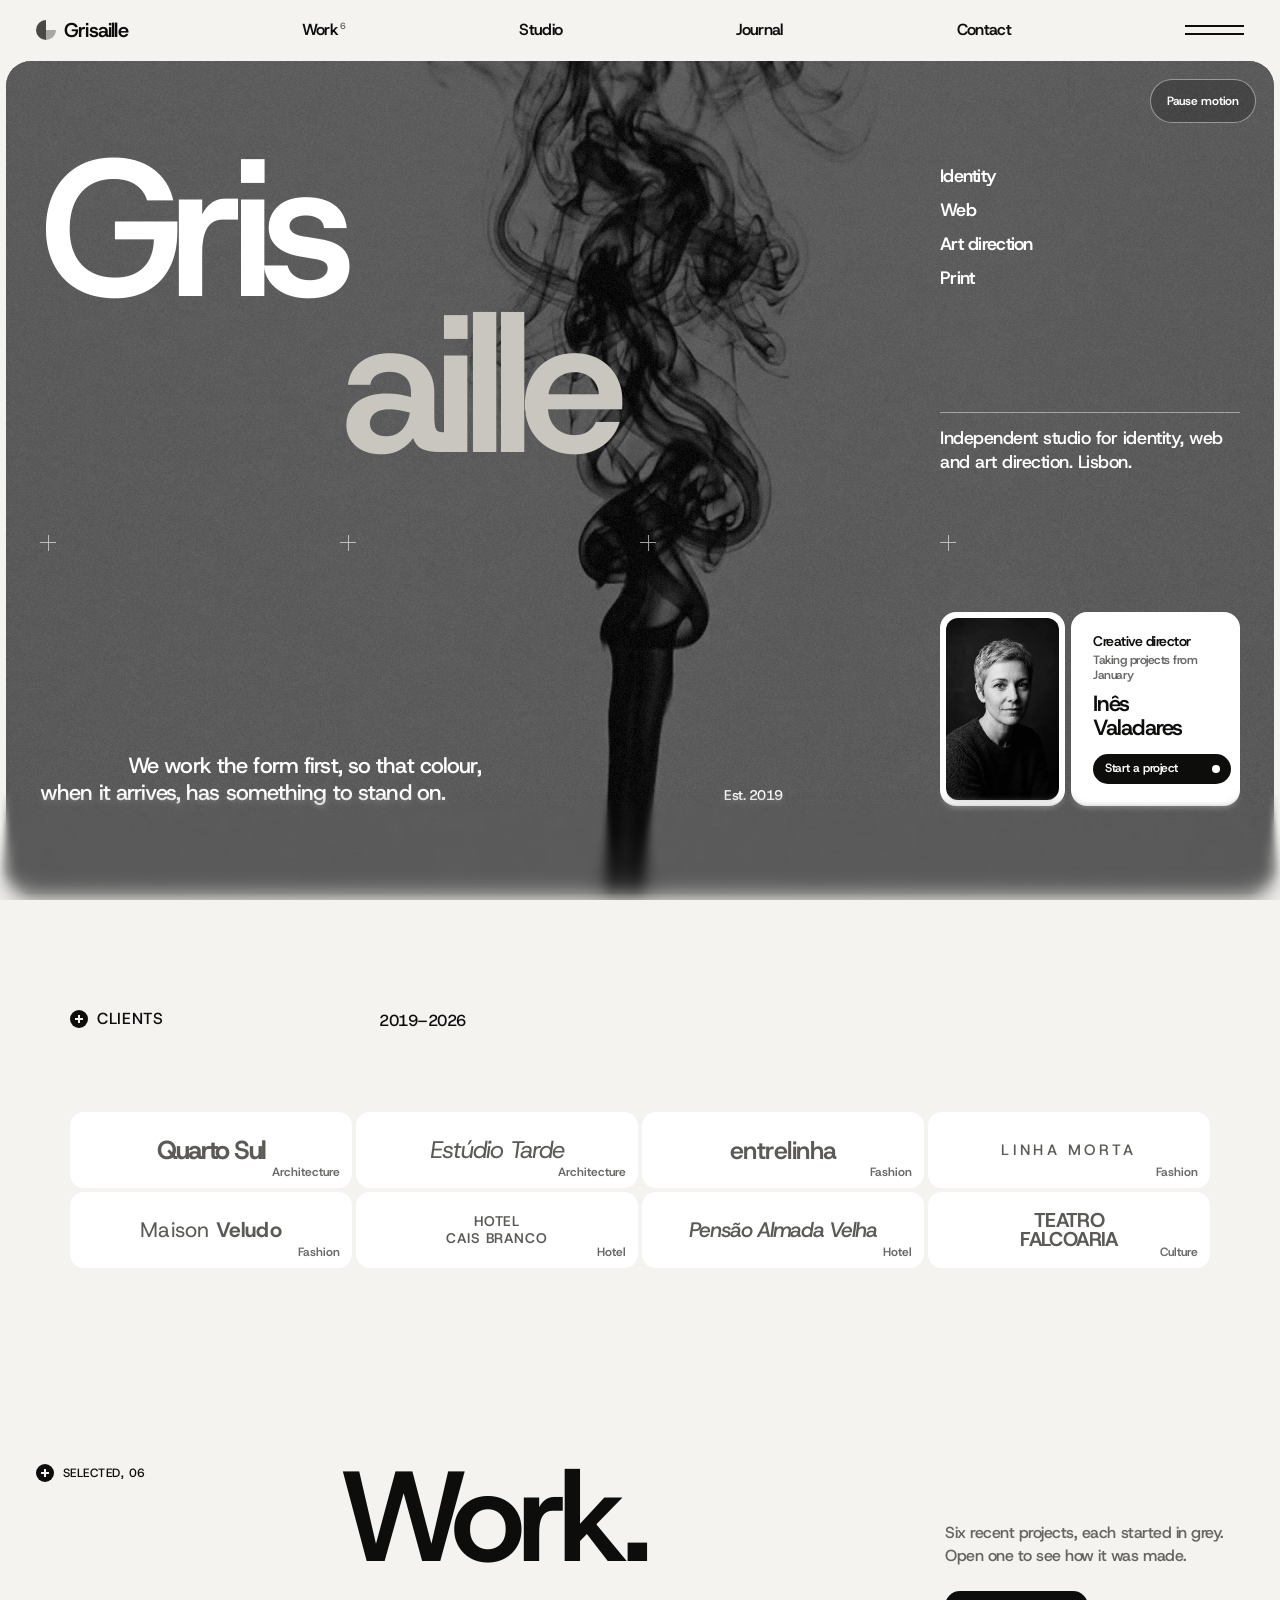
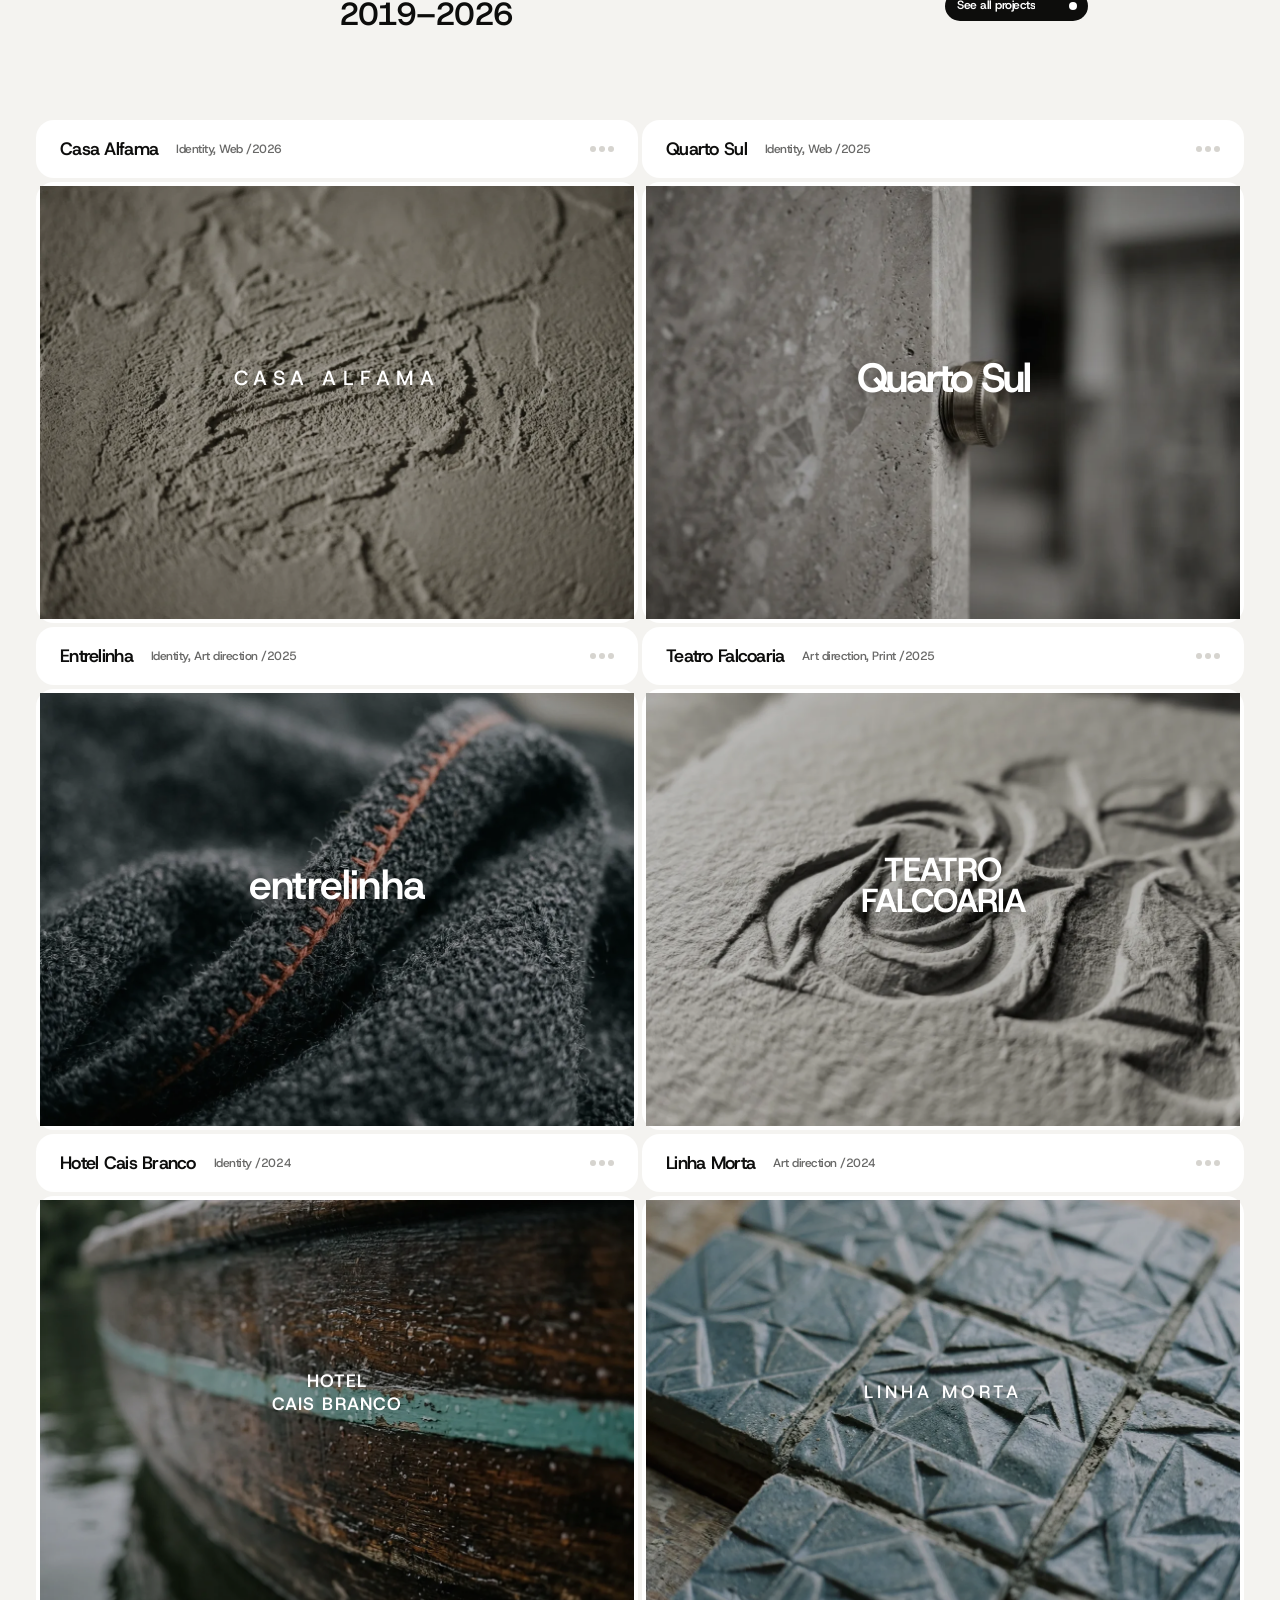
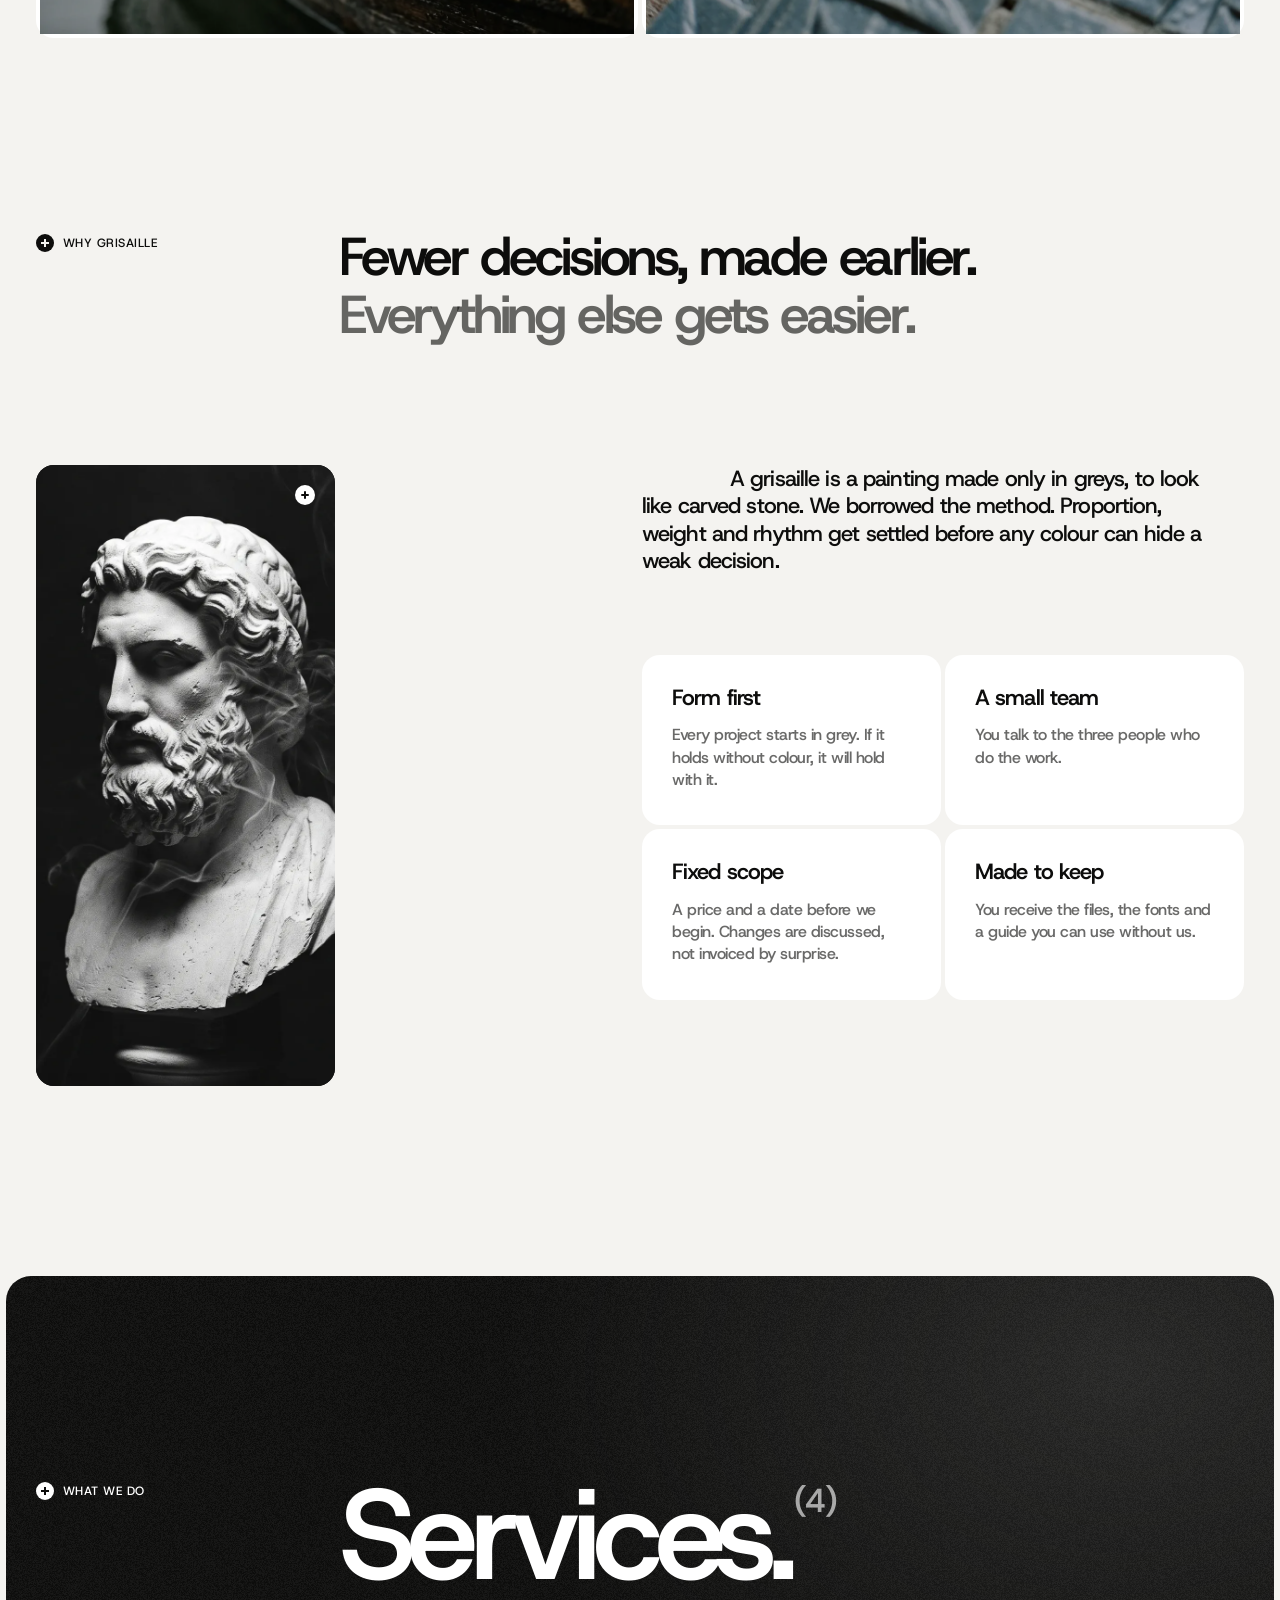
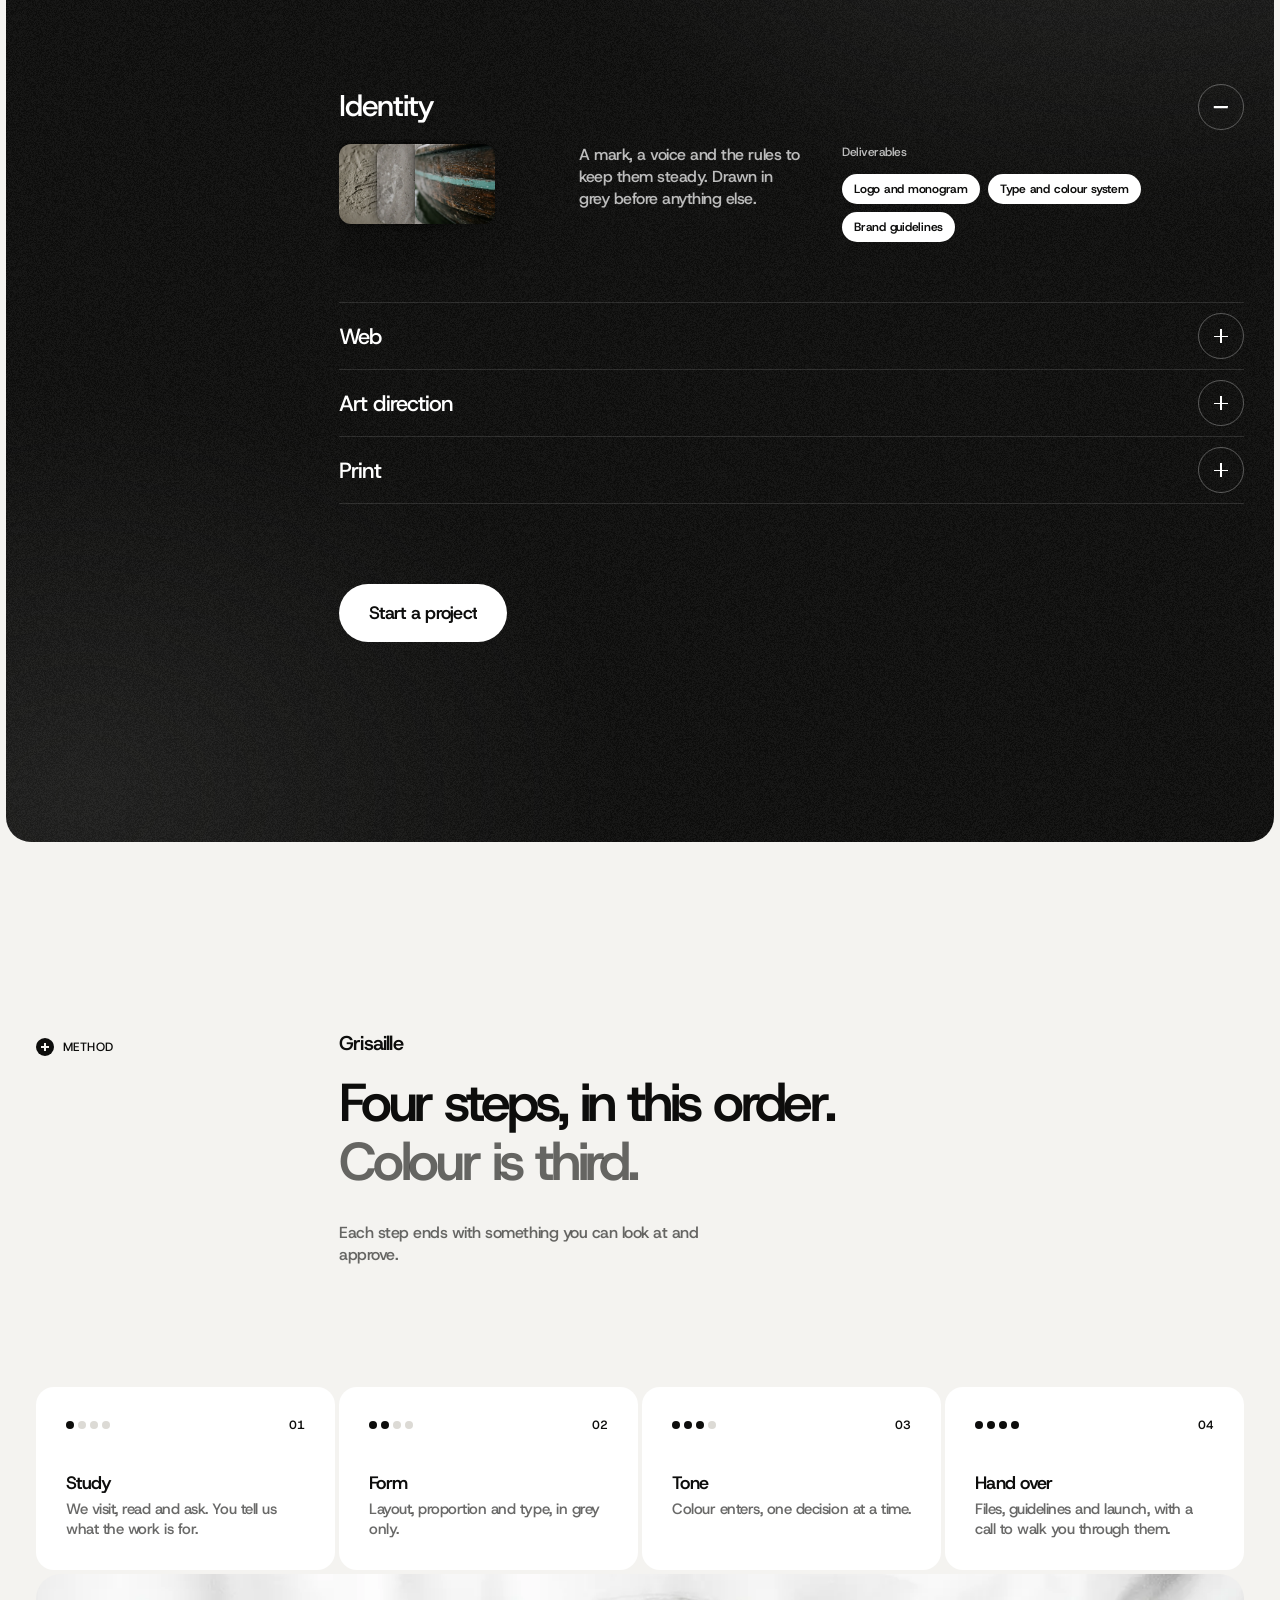
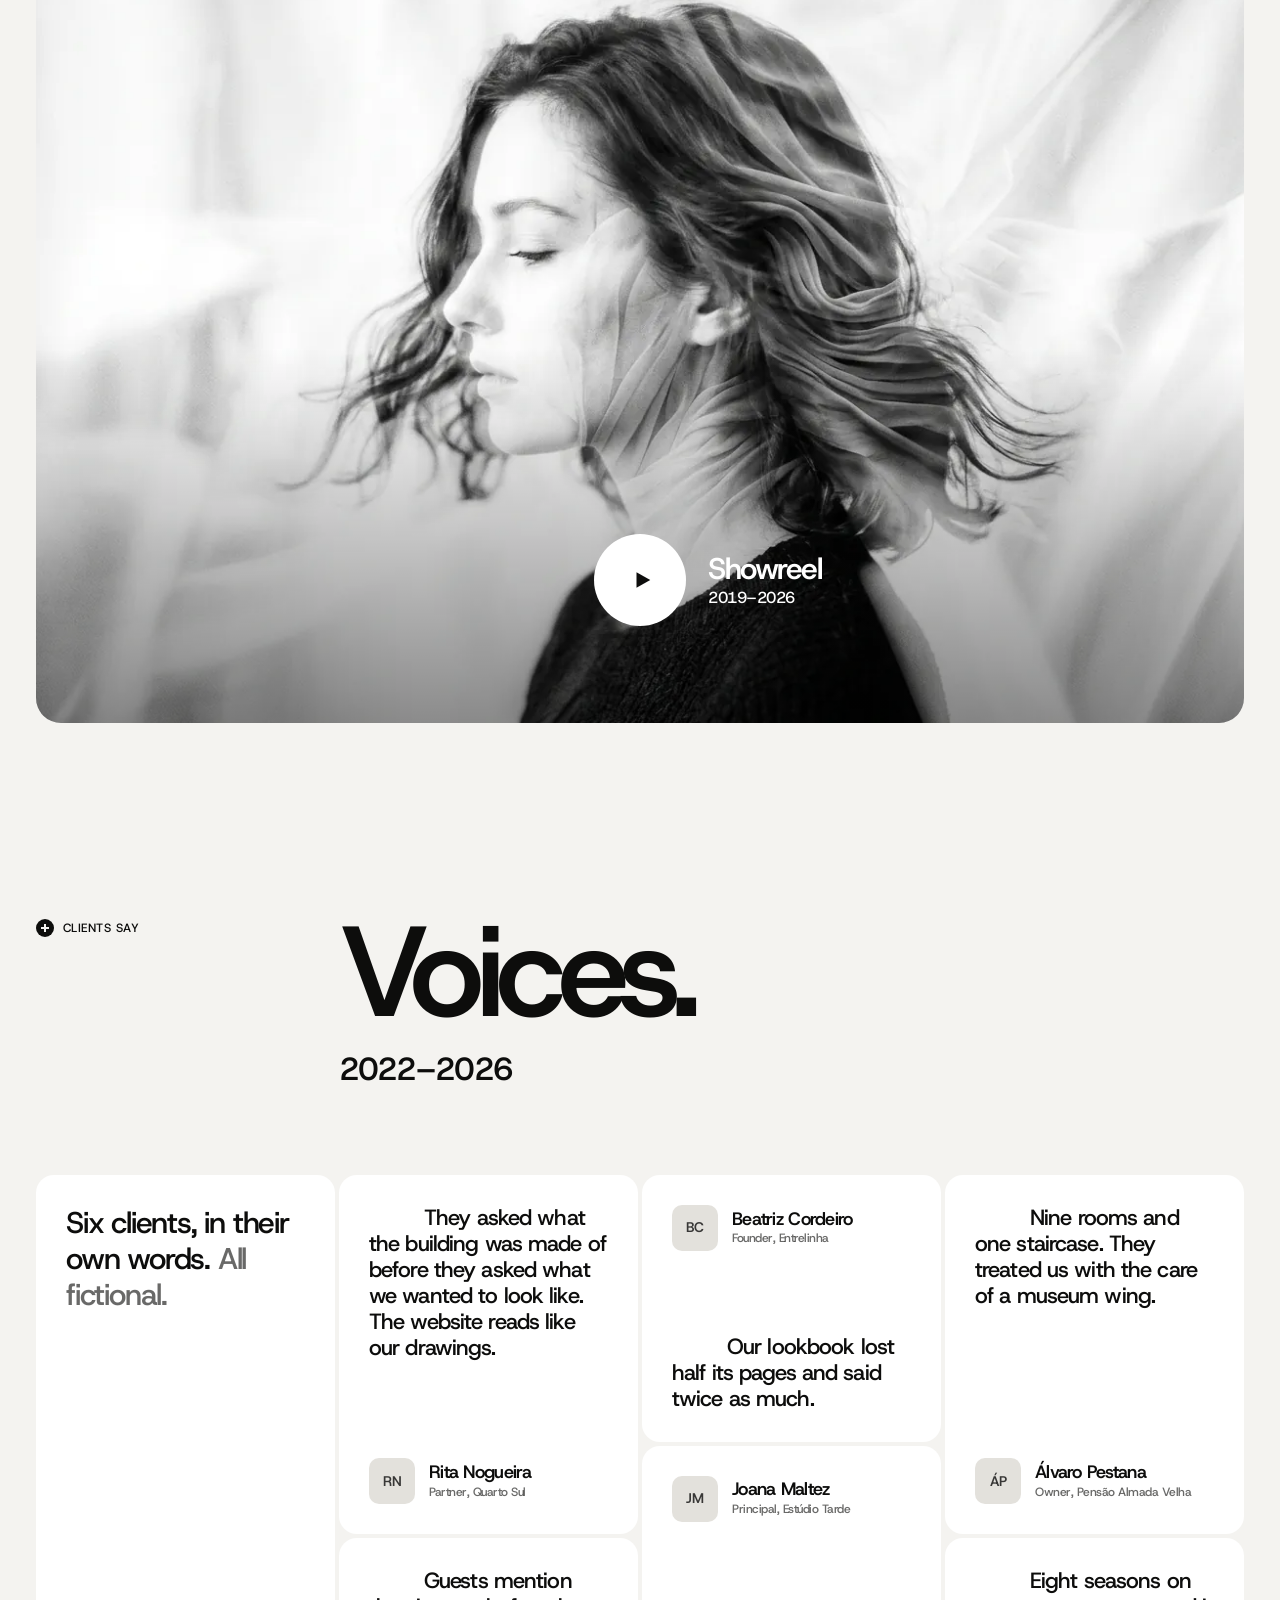
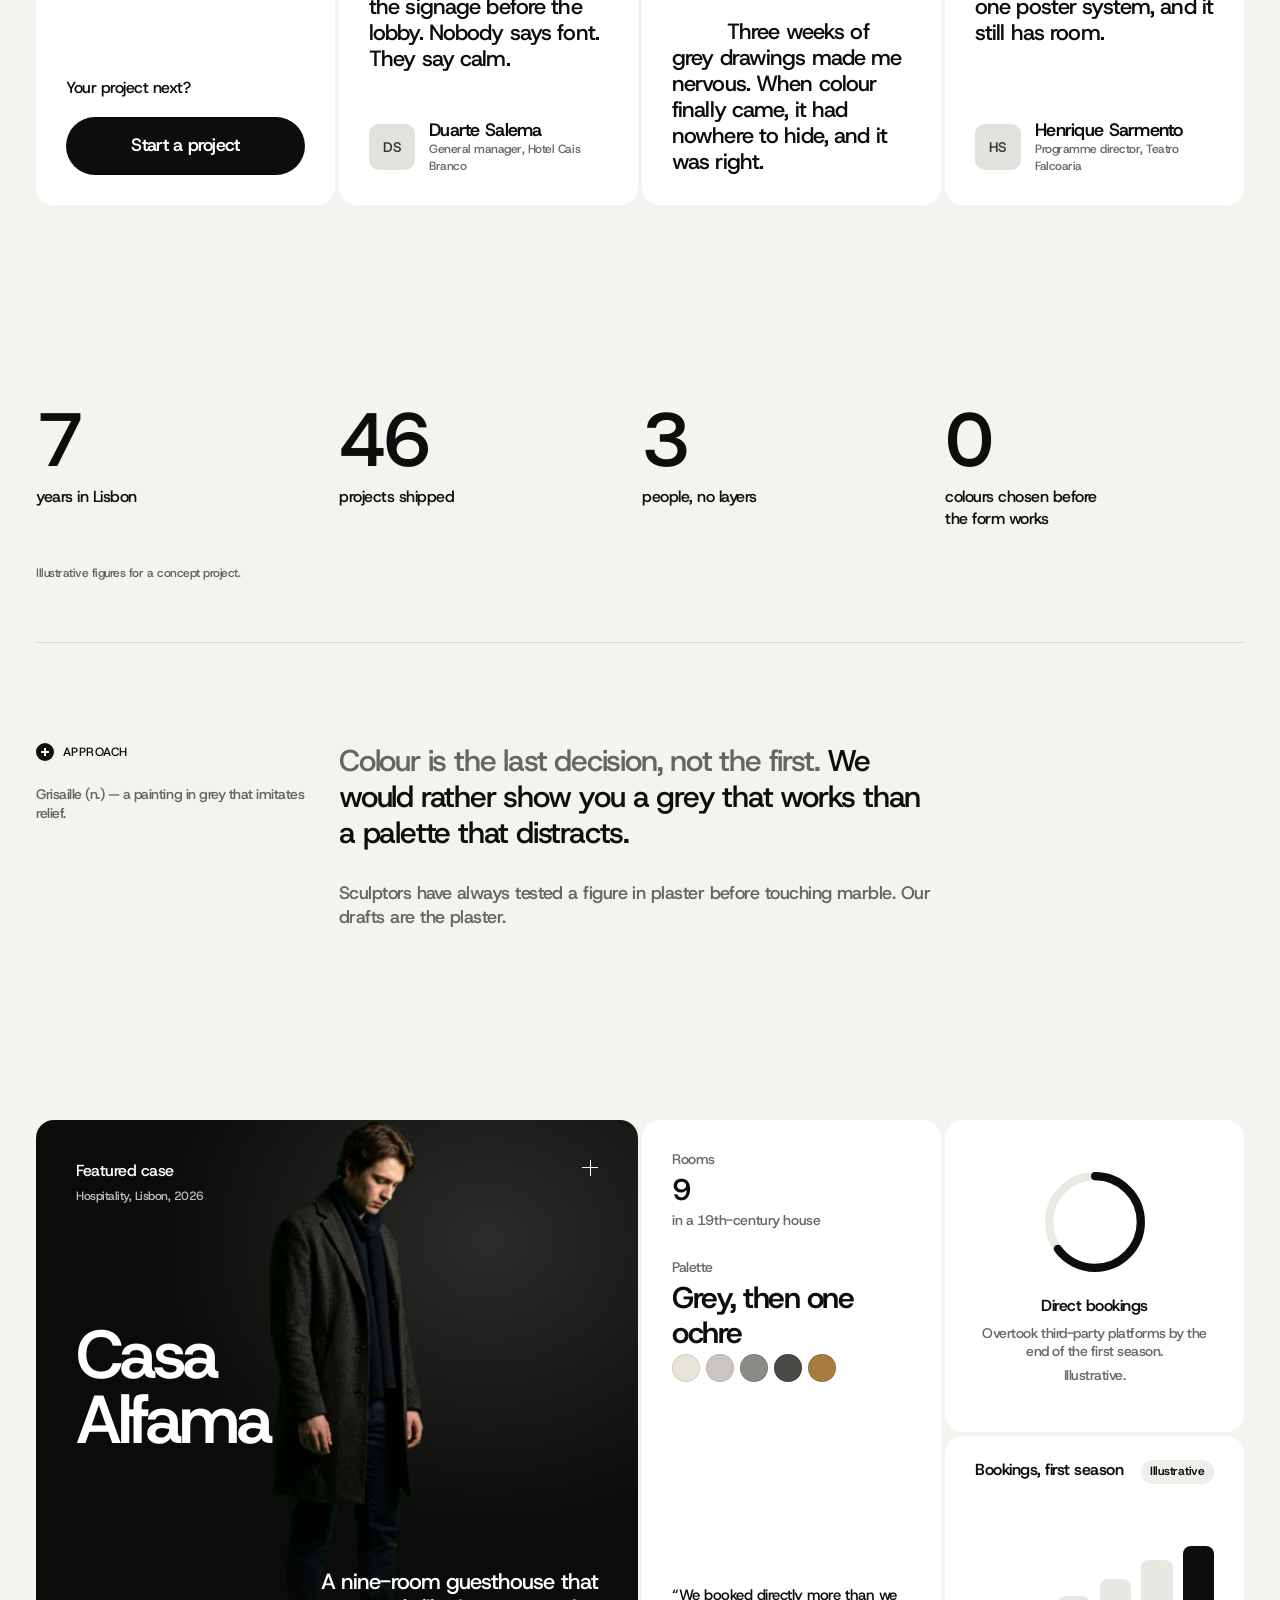
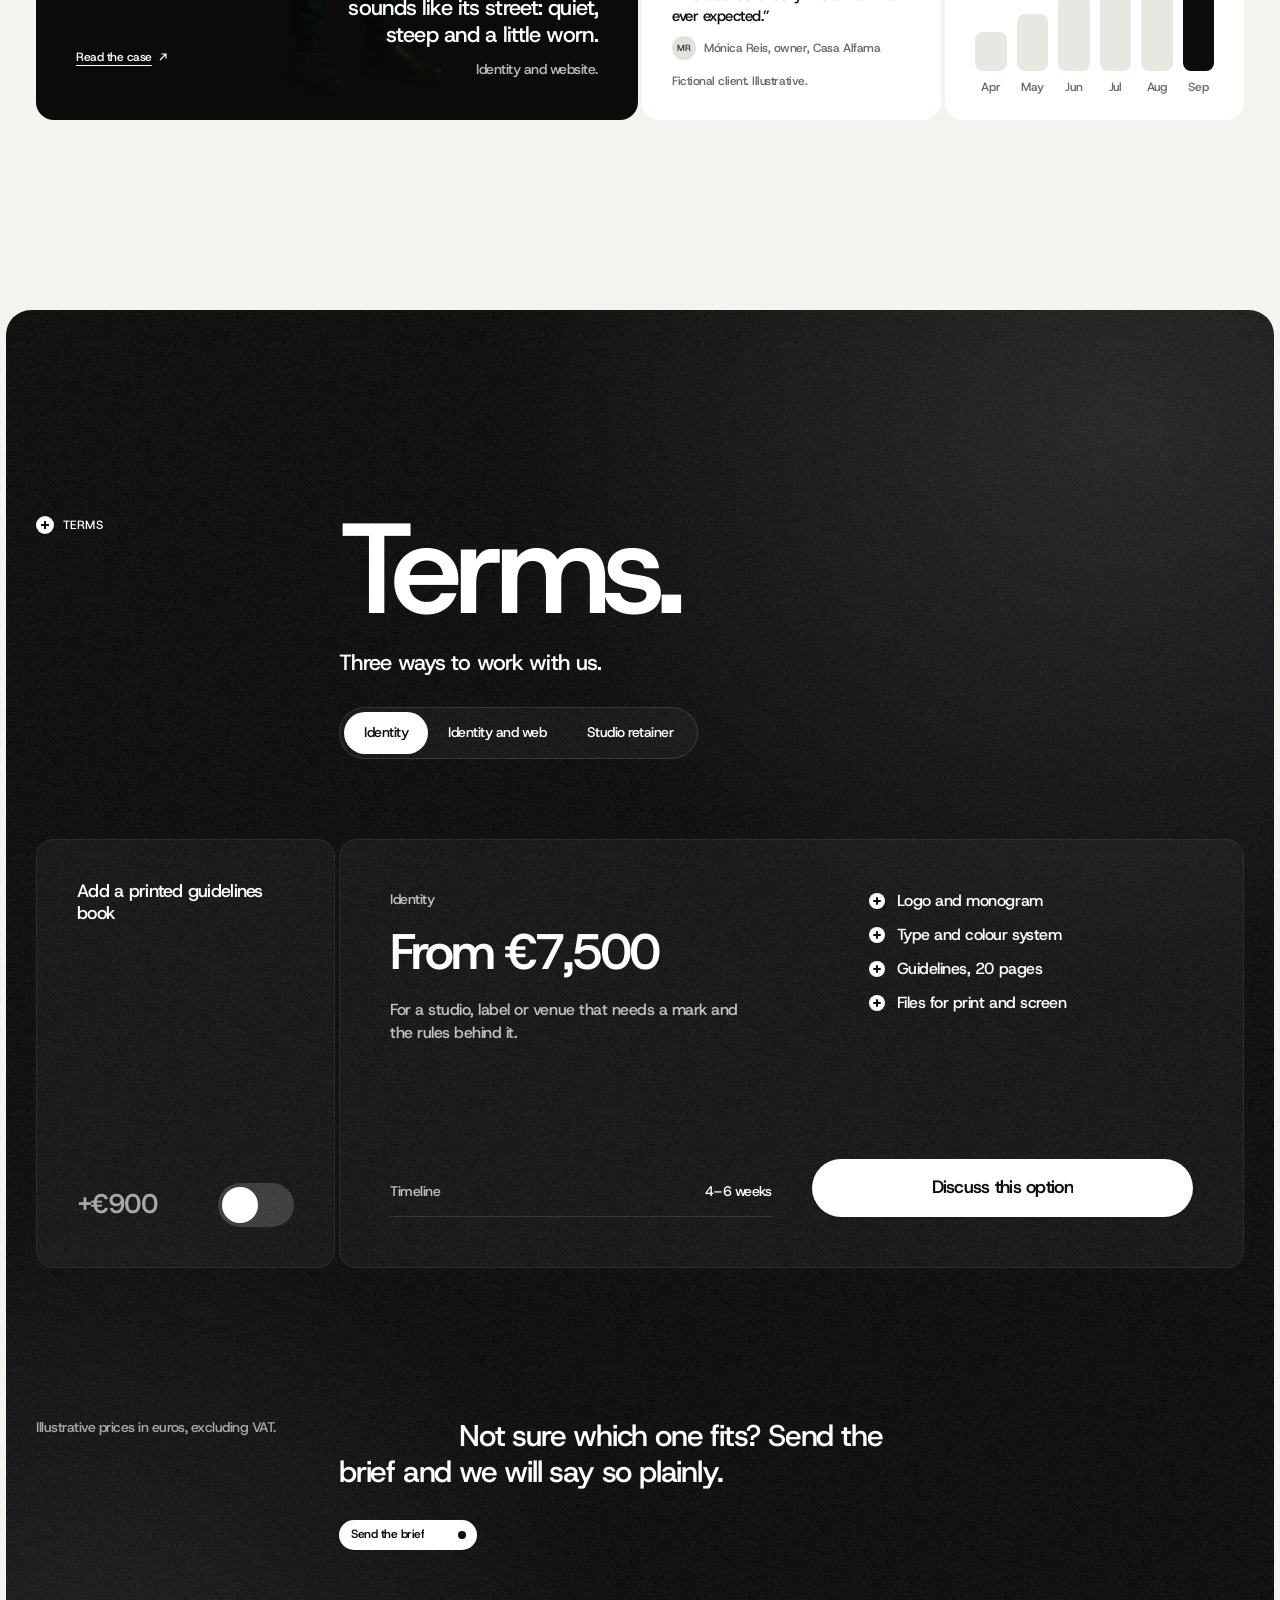
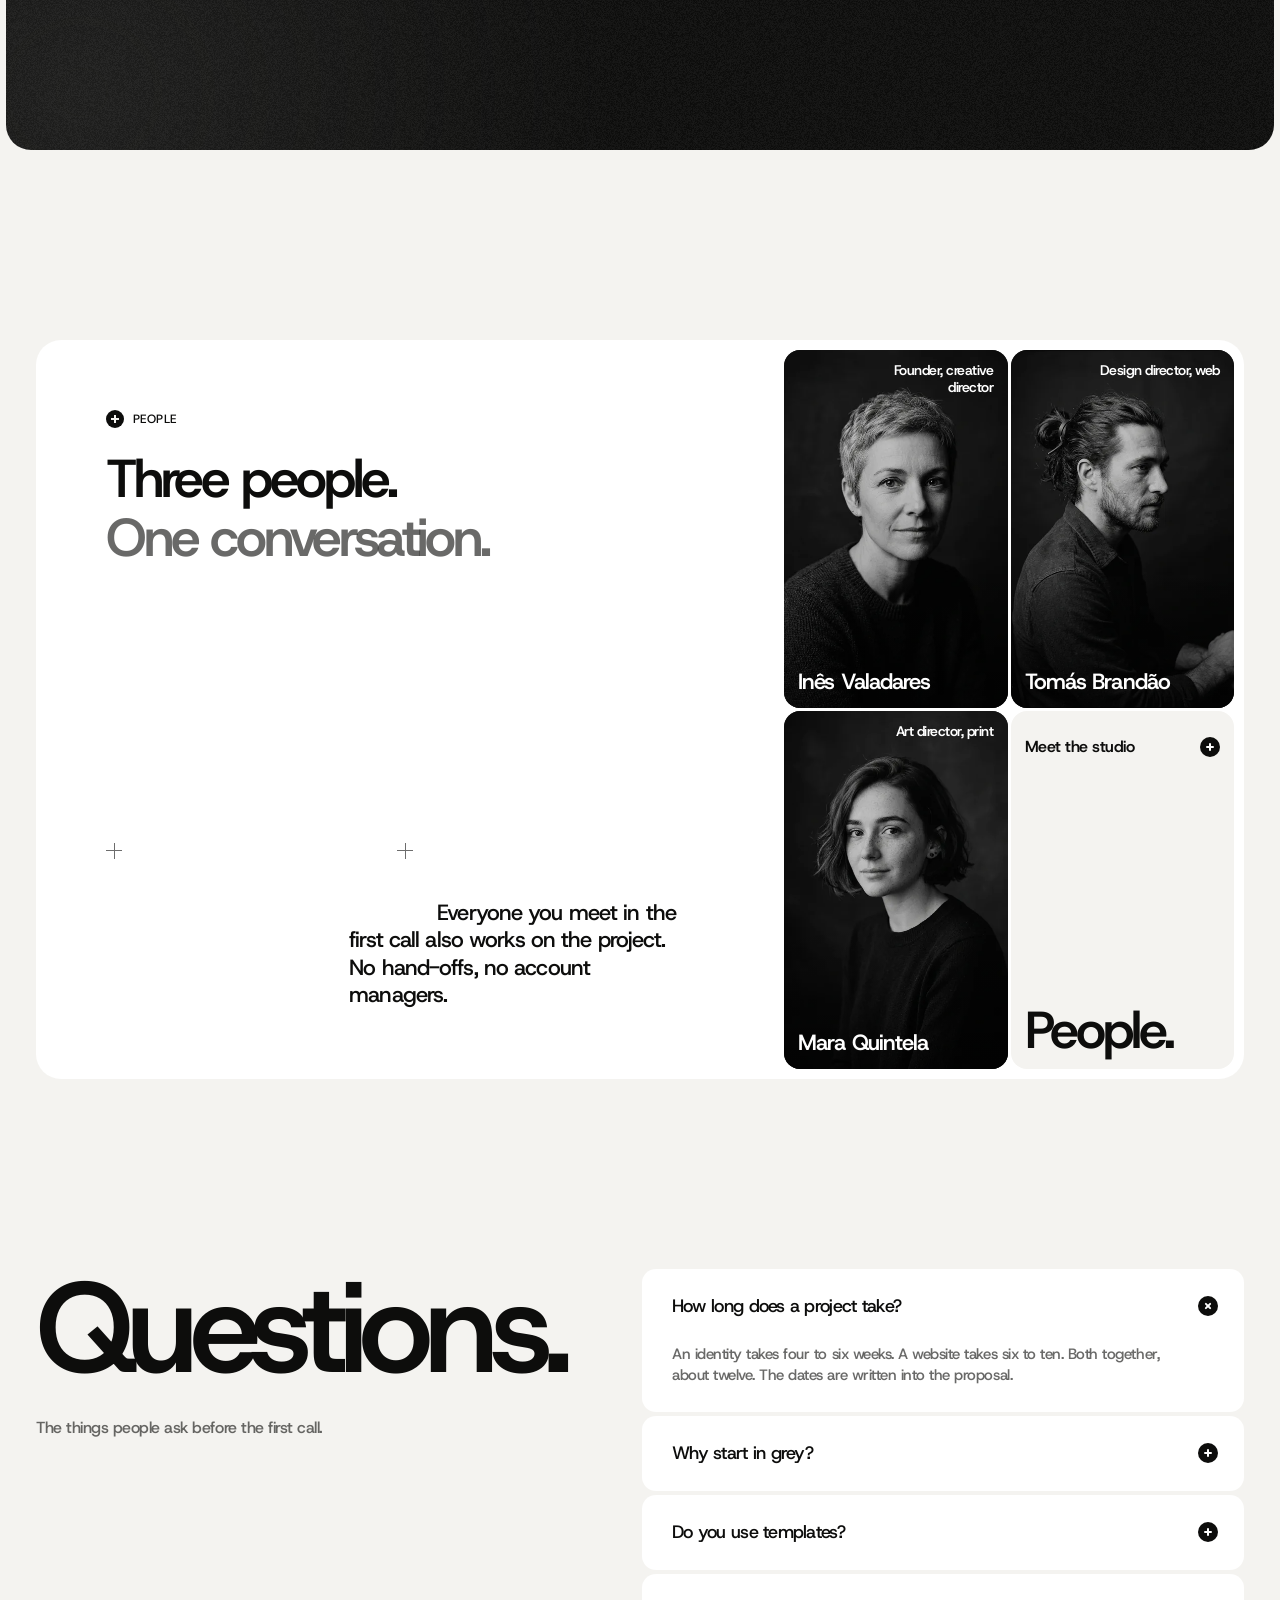
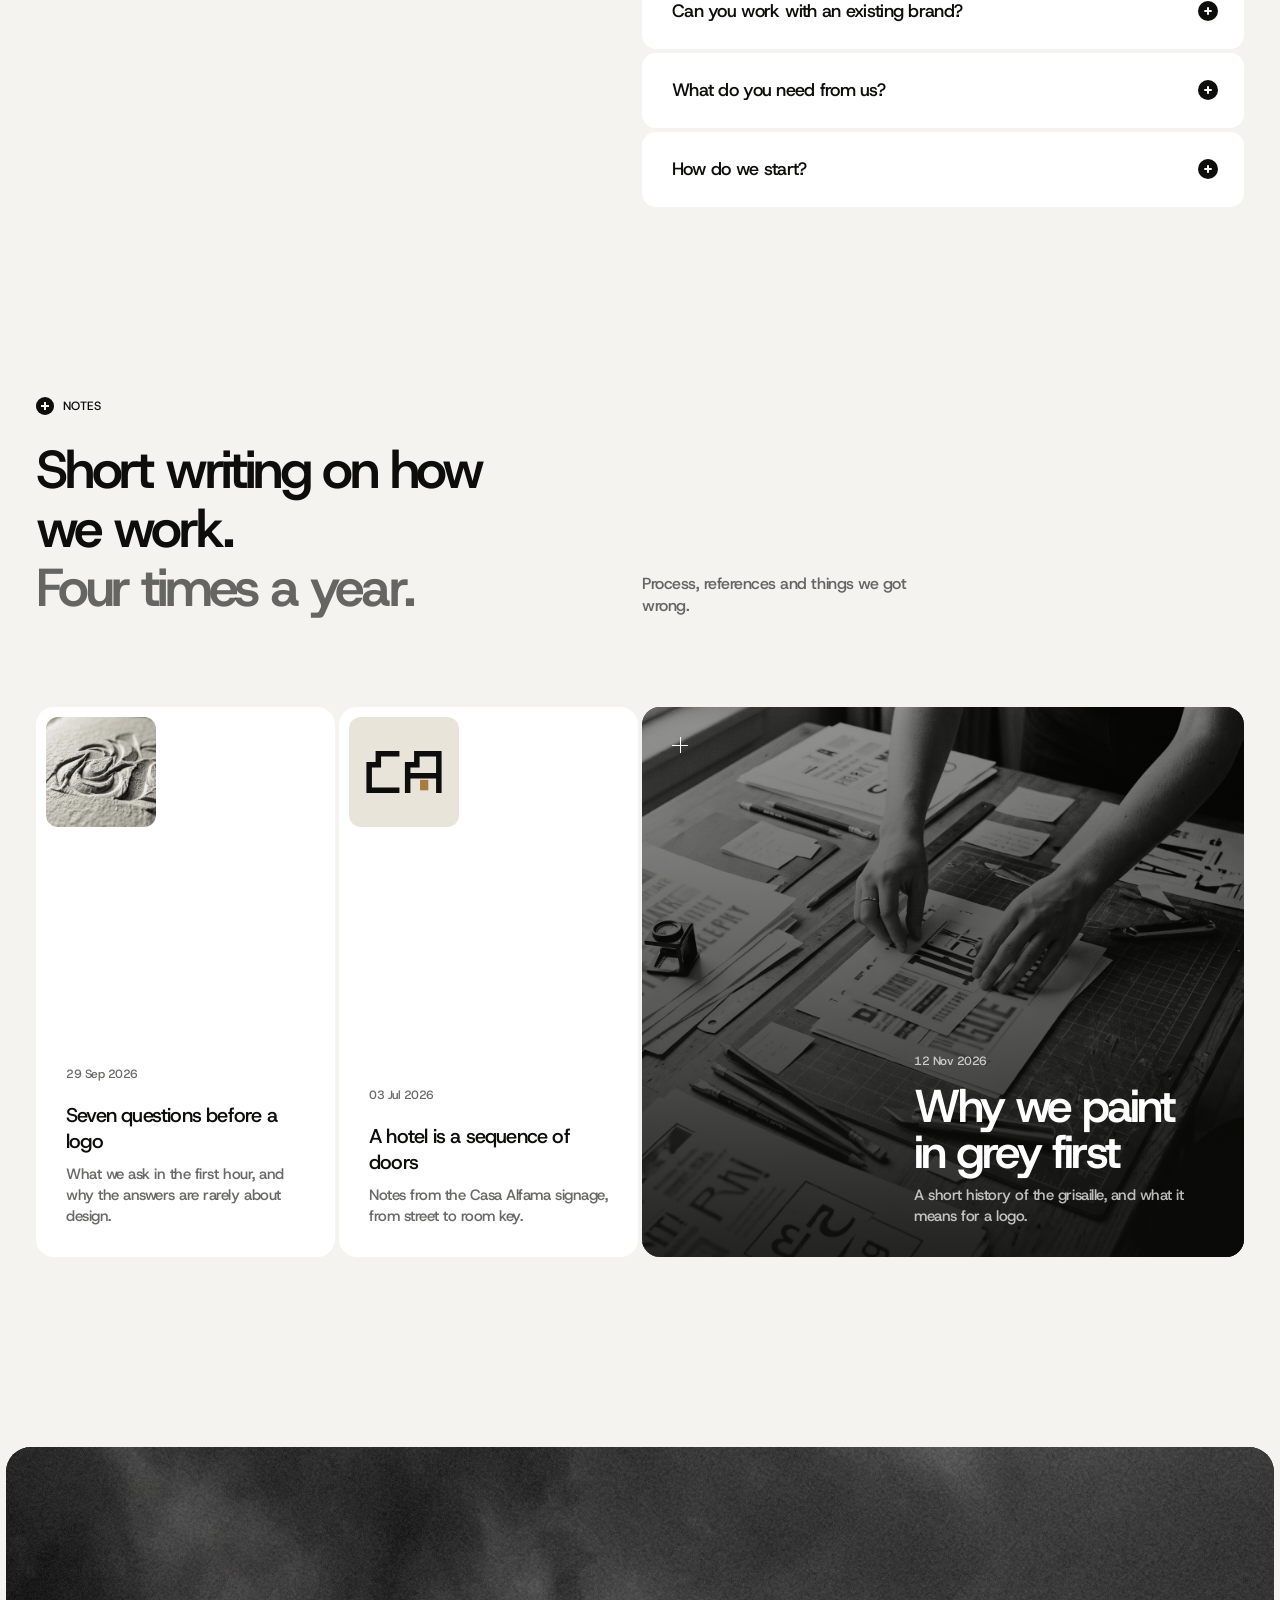
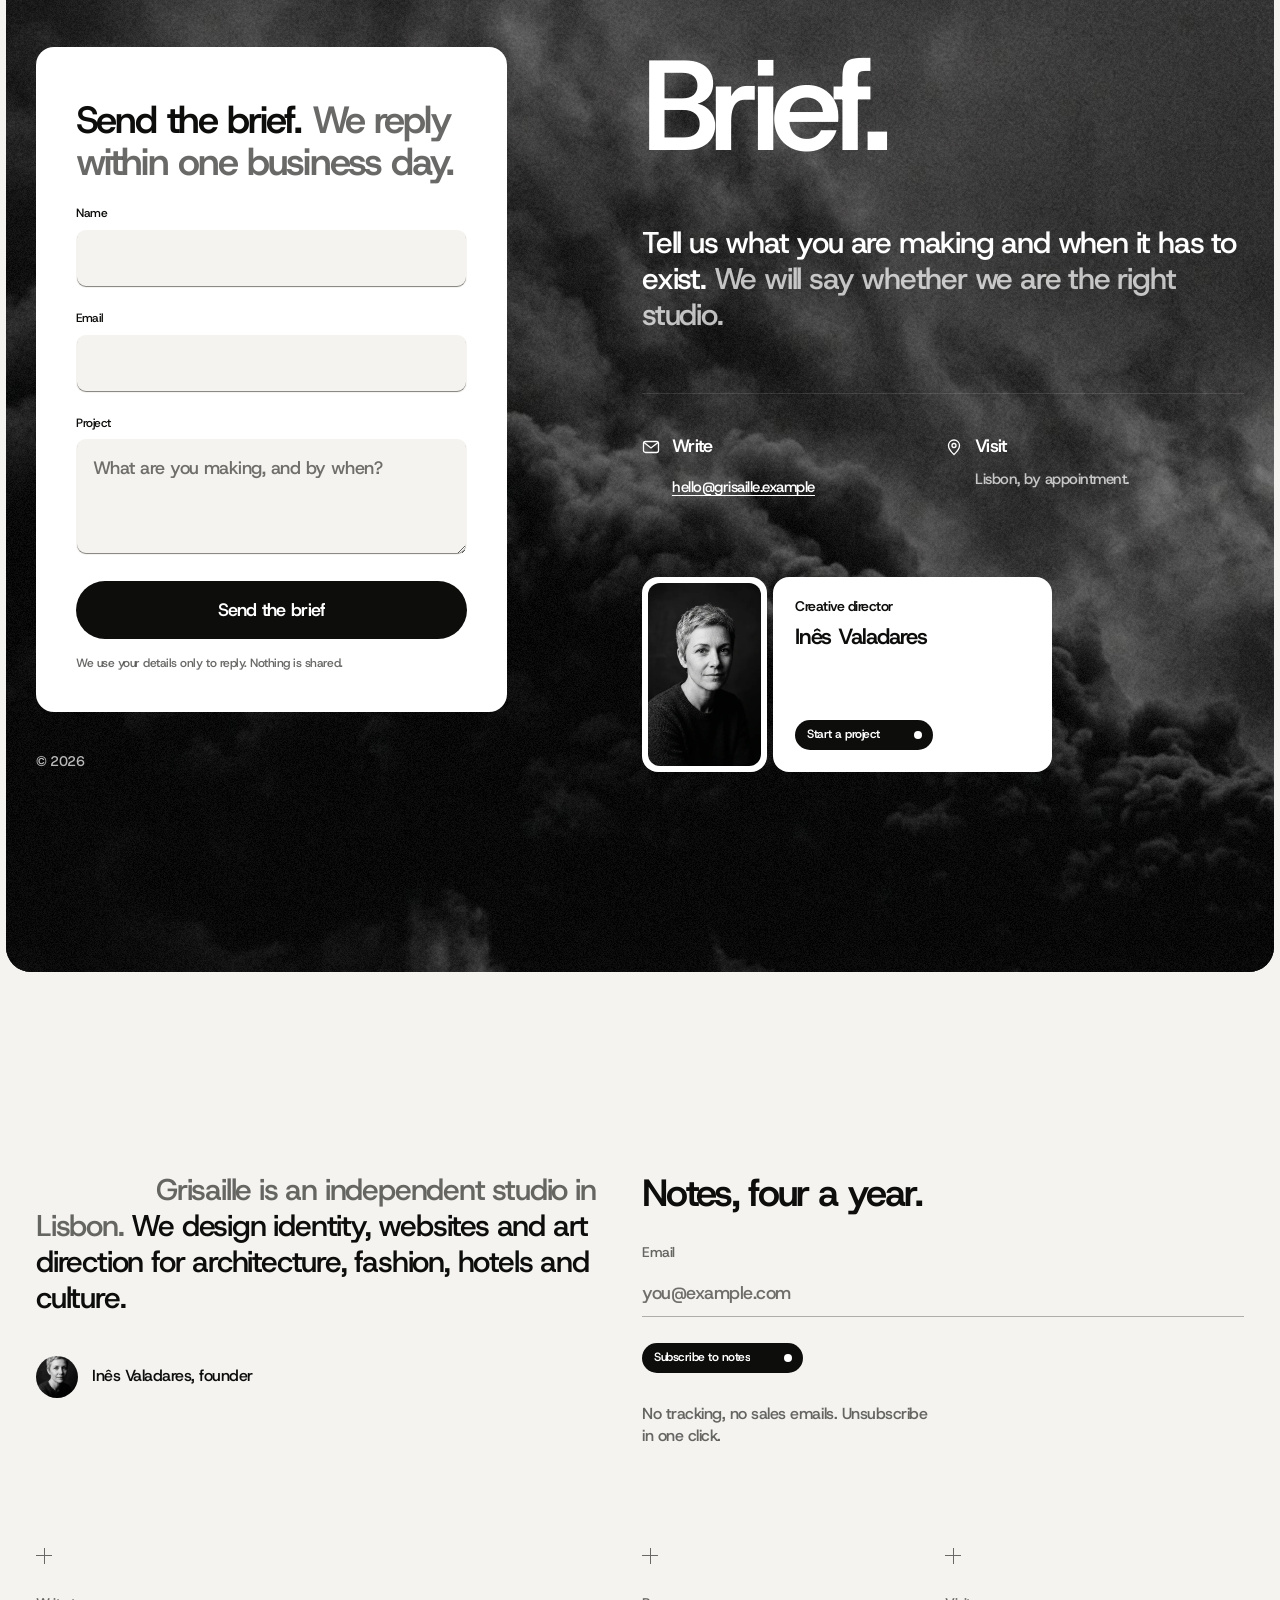
<file: index.html>
<!doctype html>
<html lang="en">
<head>
<meta charset="utf-8">
<meta name="viewport" content="width=device-width, initial-scale=1">
<title>Grisaille — Identity, web and art direction, Lisbon</title>
<meta name="description" content="Grisaille is an independent studio in Lisbon. We design identity, websites and art direction for architecture, fashion, hotels and culture. Form first, colour last.">
<meta property="og:type" content="website">
<meta property="og:title" content="Grisaille — Form before colour">
<meta property="og:description" content="Identity, web and art direction from Lisbon. Painted in grey first.">
<meta property="og:image" content="https://grisaille.wolfbc.art/assets/og.jpg">
<meta property="og:url" content="https://grisaille.wolfbc.art/">
<meta name="twitter:card" content="summary_large_image">
<meta name="theme-color" content="#f4f3f0">
<link rel="icon" href="assets/favicon.svg" type="image/svg+xml">
<link rel="preconnect" href="https://fonts.googleapis.com">
<link rel="preconnect" href="https://fonts.gstatic.com" crossorigin>
<link rel="stylesheet" href="https://fonts.googleapis.com/css2?family=Host+Grotesk:ital,wght@0,400;0,500;0,600;0,700;1,400;1,500&amp;display=swap">
<link rel="stylesheet" href="css/site.css">
<script>(function(r){r.classList.add('js');try{if(!sessionStorage.getItem('grisaille-seen')&&!matchMedia('(prefers-reduced-motion: reduce)').matches){r.classList.add('is-preloading')}}catch(e){}})(document.documentElement)</script>
</head>
<body>
<a class="skip-link" href="#main">Skip to content</a>
<div class="preloader" aria-hidden="true"><p><span style="--i:0">G</span><span style="--i:1">r</span><span style="--i:2">i</span><span style="--i:3">s</span><span style="--i:4">a</span><span style="--i:5">i</span><span style="--i:6">l</span><span style="--i:7">l</span><span style="--i:8">e</span></p></div>
<header class="site-header">
  <nav class="site-nav" aria-label="Main">
    <a class="logo" href="./" aria-label="Grisaille, home"><svg viewBox="0 0 20 20" aria-hidden="true" focusable="false"><path d="M10 0a10 10 0 0 0 0 20z" fill="#4a4946"/><path d="M10 20a10 10 0 0 0 10-10H10z" fill="#a9a7a2"/></svg><p aria-hidden="true">Grisaille</p></a>
    <a href="projects/">Work<sup>6</sup></a>
    <a href="studio/">Studio</a>
    <a href="#journal">Journal</a>
    <a href="contact/">Contact</a>
    <button class="burger" type="button" aria-expanded="false" aria-controls="menu" aria-label="Open menu"><span></span><span></span></button>
  </nav>
</header>
<div class="menu-scrim" aria-hidden="true"></div>
<nav id="menu" class="menu" aria-label="Menu" aria-hidden="true">
  <ul class="menu__links">
    <li><a href="./">Home</a></li>
    <li><a href="projects/">Work</a></li>
    <li><a href="studio/">Studio</a></li>
    <li><a href="#journal">Journal</a></li>
    <li><a href="contact/">Contact</a></li>
  </ul>
  <div class="menu__foot">
    <div>
      <p class="small">Write to us</p>
      <a class="mail" href="mailto:hello@grisaille.example"><i class="ico-plus" aria-hidden="true"></i><span>hello@grisaille.example</span></a>
    </div>
    <p class="small">Lisbon, Portugal. By appointment.</p>
    <p class="small">© 2026 Grisaille</p>
  </div>
</nav>

<main id="main">
  <section class="hero-sec" aria-label="Introduction">
    <div class="hero">
      <div class="hero__panel grain on-dark">
        <video class="smoke-media" data-smoke muted loop playsinline preload="none" poster="assets/hero-smoke.jpg" aria-hidden="true">
          <source src="assets/hero-smoke.mp4" type="video/mp4">
        </video>
        <span class="veil" aria-hidden="true"></span>
        <div class="hero__in">
          <p class="wordmark" role="img" aria-label="Grisaille"><span aria-hidden="true">Gris</span><span aria-hidden="true">aille</span></p>
          <div class="hero__side">
            <ul class="hero__list" aria-label="Disciplines"><li>Identity</li><li>Web</li><li>Art direction</li><li>Print</li></ul>
            <p class="hero__desc">Independent studio for identity, web and art direction. Lisbon.</p>
          </div>
          <div class="marks hero__marks" aria-hidden="true"><i></i><i></i><i></i><i></i></div>
          <div class="hero__bottom">
            <h1 class="hero__statement">We work the form first, so that colour, when it arrives, has something to stand on.</h1>
            <p class="hero__est">Est. 2019</p>
            <a class="person" href="contact/">
        <span class="person__photo"><img src="assets/team/t-01.webp" width="444" height="716" alt="Black-and-white portrait of Inês Valadares, founder and creative director, on a dark background."></span>
        <span class="person__info">
          <span class="person__role">Creative director</span>
          <span class="person__status">Taking projects from January</span>
          <span class="person__name">Inês Valadares</span>
          <span class="pill pill--s"><span class="pill__roll"><span>Start a project</span><span aria-hidden="true">Start a project</span></span></span>
        </span>
      </a>
          </div>
        </div>
        <button class="hero__pause" type="button" aria-pressed="false">Pause motion</button>
      </div>
    </div>
    <div class="clients">
      <div class="clients__head">
        <p class="label">Clients</p>
        <p>2019–2026</p>
      </div>
      <ul class="clients__grid">
        <li class="ctile"><span class="ctile__mark cm-1" role="img" aria-label="Quarto Sul">Quarto Sul</span><span class="ctile__kind">Architecture</span></li>
        <li class="ctile"><span class="ctile__mark cm-2" role="img" aria-label="Estúdio Tarde">Estúdio Tarde</span><span class="ctile__kind">Architecture</span></li>
        <li class="ctile"><span class="ctile__mark cm-3" role="img" aria-label="Entrelinha">Entrelinha</span><span class="ctile__kind">Fashion</span></li>
        <li class="ctile"><span class="ctile__mark cm-4" role="img" aria-label="Linha Morta">Linha Morta</span><span class="ctile__kind">Fashion</span></li>
        <li class="ctile"><span class="ctile__mark cm-5" role="img" aria-label="Maison Veludo">Maison <b>Veludo</b></span><span class="ctile__kind">Fashion</span></li>
        <li class="ctile"><span class="ctile__mark cm-6" role="img" aria-label="Hotel Cais Branco">Hotel<br>Cais Branco</span><span class="ctile__kind">Hotel</span></li>
        <li class="ctile"><span class="ctile__mark cm-7" role="img" aria-label="Pensão Almada Velha">Pensão Almada Velha</span><span class="ctile__kind">Hotel</span></li>
        <li class="ctile"><span class="ctile__mark cm-8" role="img" aria-label="Teatro Falcoaria">Teatro<br>Falcoaria</span><span class="ctile__kind">Culture</span></li>
      </ul>
    </div>
  </section>

  <section class="wrap" id="work" aria-labelledby="work-title">
    <div class="g4 shead">
      <p class="label">Selected, 06</p>
      <div class="shead__word">
        <h2 class="display" id="work-title">Work.</h2>
        <p class="year">2019–2026</p>
      </div>
      <div class="shead__aside">
        <p class="body">Six recent projects, each started in grey. Open one to see how it was made.</p>
        <a class="pill pill--s" href="projects/"><span class="pill__roll"><span>See all projects</span><span aria-hidden="true">See all projects</span></span></a>
      </div>
    </div>
    <div class="proj-grid">
      <a class="proj" href="projects/casa-alfama/">
        <span class="proj__head"><span class="proj__name">Casa Alfama</span><span class="proj__meta">Identity, Web /2026</span><span class="proj__dots" aria-hidden="true"><i></i><i></i><i></i></span></span>
        <span class="proj__media"><span class="proj__frame"><img src="assets/projects/p-01.webp" width="1200" height="875" loading="lazy" alt="Close view of hand-troweled lime plaster in warm grey."></span>
          <span class="proj__mark" aria-hidden="true"><b class="cm-ca">Casa Alfama</b><span class="proj__hover">Read the case</span></span></span>
      </a>
      <a class="proj" href="projects/#p-02">
        <span class="proj__head"><span class="proj__name">Quarto Sul</span><span class="proj__meta">Identity, Web /2025</span><span class="proj__dots" aria-hidden="true"><i></i><i></i><i></i></span></span>
        <span class="proj__media"><span class="proj__frame"><img src="assets/projects/p-02.webp" width="1200" height="875" loading="lazy" alt="A stone-grey concrete wall with a small brass door stop, a dim room out of focus beyond."></span>
          <span class="proj__mark" aria-hidden="true"><b class="cm-1">Quarto Sul</b><span class="proj__hover">Case study in preparation</span></span></span>
      </a>
      <a class="proj" href="projects/#p-03">
        <span class="proj__head"><span class="proj__name">Entrelinha</span><span class="proj__meta">Identity, Art direction /2025</span><span class="proj__dots" aria-hidden="true"><i></i><i></i><i></i></span></span>
        <span class="proj__media"><span class="proj__frame"><img src="assets/projects/p-03.webp" width="1200" height="875" loading="lazy" alt="Charcoal boiled wool folded close, its edge finished with a rust-coloured blanket stitch."></span>
          <span class="proj__mark" aria-hidden="true"><b class="cm-3">Entrelinha</b><span class="proj__hover">Case study in preparation</span></span></span>
      </a>
      <a class="proj" href="projects/#p-04">
        <span class="proj__head"><span class="proj__name">Teatro Falcoaria</span><span class="proj__meta">Art direction, Print /2025</span><span class="proj__dots" aria-hidden="true"><i></i><i></i><i></i></span></span>
        <span class="proj__media"><span class="proj__frame"><img src="assets/projects/p-04.webp" width="1200" height="875" loading="lazy" alt="Blind-embossed paper with a swirling ornament raised in white relief."></span>
          <span class="proj__mark" aria-hidden="true"><b class="cm-8">Teatro<br>Falcoaria</b><span class="proj__hover">Case study in preparation</span></span></span>
      </a>
      <a class="proj" href="projects/#p-05">
        <span class="proj__head"><span class="proj__name">Hotel Cais Branco</span><span class="proj__meta">Identity /2024</span><span class="proj__dots" aria-hidden="true"><i></i><i></i><i></i></span></span>
        <span class="proj__media"><span class="proj__frame"><img src="assets/projects/p-05.webp" width="1200" height="875" loading="lazy" alt="The weathered wooden hull of a boat with a faded teal stripe, resting on dark water."></span>
          <span class="proj__mark" aria-hidden="true"><b class="cm-6">Hotel<br>Cais Branco</b><span class="proj__hover">Case study in preparation</span></span></span>
      </a>
      <a class="proj" href="projects/#p-06">
        <span class="proj__head"><span class="proj__name">Linha Morta</span><span class="proj__meta">Art direction /2024</span><span class="proj__dots" aria-hidden="true"><i></i><i></i><i></i></span></span>
        <span class="proj__media"><span class="proj__frame"><img src="assets/projects/p-06.webp" width="1200" height="875" loading="lazy" alt="Grey-blue glazed tiles with faceted relief, laid in a grid and seen at an angle."></span>
          <span class="proj__mark" aria-hidden="true"><b class="cm-4">Linha Morta</b><span class="proj__hover">Case study in preparation</span></span></span>
      </a>
    </div>
  </section>

  <section class="wrap adv" aria-labelledby="adv-title">
    <div class="g4 shead">
      <p class="label">Why Grisaille</p>
      <h2 class="statement shead__word--wide" id="adv-title">Fewer decisions, made earlier. <span class="mute">Everything else gets easier.</span></h2>
    </div>
    <div class="g4 adv__body">
      <figure class="adv__portrait">
        <img src="assets/hero-bust.webp" width="2400" height="1340" loading="lazy" alt="Plaster bust in low light, one side of the face lost in shadow.">
        <a class="corner-btn" href="studio/" aria-label="About the studio"><i class="ico-plus" aria-hidden="true"></i></a>
      </figure>
      <div class="adv__right">
        <p class="lead-m indent">A grisaille is a painting made only in greys, to look like carved stone. We borrowed the method. Proportion, weight and rhythm get settled before any colour can hide a weak decision.</p>
        <ul class="adv__cards">
          <li class="acard"><h3>Form first</h3><p>Every project starts in grey. If it holds without colour, it will hold with it.</p></li>
          <li class="acard"><h3>A small team</h3><p>You talk to the three people who do the work.</p></li>
          <li class="acard"><h3>Fixed scope</h3><p>A price and a date before we begin. Changes are discussed, not invoiced by surprise.</p></li>
          <li class="acard"><h3>Made to keep</h3><p>You receive the files, the fonts and a guide you can use without us.</p></li>
        </ul>
      </div>
    </div>
  </section>

  <section class="panel-sec services on-dark" aria-labelledby="svc-title">
    <div class="panel-bg grain" aria-hidden="true"></div>
    <div class="wrap">
      <div class="g4 shead">
        <p class="label">What we do</p>
        <h2 class="display shead__word--wide" id="svc-title">Services.<span class="shead__count" aria-hidden="true">(4)</span></h2>
      </div>
      <ol class="svc-list">
        <li class="svc is-open" data-item>
          <div class="svc__main">
            <h3><button class="svc__head" type="button" data-accordion data-name="Identity" aria-controls="svc-1" aria-expanded="true">
              <span class="svc__title">Identity</span><span class="svc__icon" aria-hidden="true"></span></button></h3>
            <div class="svc__body" id="svc-1"><div>
              <div class="svc__inner">
                <div class="thumbs" aria-hidden="true"><img src="assets/projects/p-01.webp" width="80" height="80" loading="lazy" alt=""><img src="assets/projects/p-02.webp" width="80" height="80" loading="lazy" alt=""><img src="assets/projects/p-05.webp" width="80" height="80" loading="lazy" alt=""></div>
                <p class="svc__desc">A mark, a voice and the rules to keep them steady. Drawn in grey before anything else.</p>
                <div class="svc__chips"><h4>Deliverables</h4><ul class="chips"><li class="chip">Logo and monogram</li><li class="chip">Type and colour system</li><li class="chip">Brand guidelines</li></ul></div>
              </div>
            </div></div>
          </div>
        </li>
        <li class="svc" data-item>
          <div class="svc__main">
            <h3><button class="svc__head" type="button" data-accordion data-name="Web" aria-controls="svc-2" aria-expanded="false">
              <span class="svc__title">Web</span><span class="svc__icon" aria-hidden="true"></span></button></h3>
            <div class="svc__body" id="svc-2"><div>
              <div class="svc__inner">
                <div class="thumbs" aria-hidden="true"><img src="assets/projects/p-02.webp" width="80" height="80" loading="lazy" alt=""><img src="assets/projects/p-01.webp" width="80" height="80" loading="lazy" alt=""></div>
                <p class="svc__desc">Small, fast sites designed around your content. Built by hand, edited without a developer.</p>
                <div class="svc__chips"><h4>Deliverables</h4><ul class="chips"><li class="chip">Page design and copy structure</li><li class="chip">Static build, accessible and quick</li><li class="chip">Handover and editing guide</li></ul></div>
              </div>
            </div></div>
          </div>
        </li>
        <li class="svc" data-item>
          <div class="svc__main">
            <h3><button class="svc__head" type="button" data-accordion data-name="Art direction" aria-controls="svc-3" aria-expanded="false">
              <span class="svc__title">Art direction</span><span class="svc__icon" aria-hidden="true"></span></button></h3>
            <div class="svc__body" id="svc-3"><div>
              <div class="svc__inner">
                <div class="thumbs" aria-hidden="true"><img src="assets/projects/p-03.webp" width="80" height="80" loading="lazy" alt=""><img src="assets/projects/p-04.webp" width="80" height="80" loading="lazy" alt=""><img src="assets/projects/p-06.webp" width="80" height="80" loading="lazy" alt=""></div>
                <p class="svc__desc">The look of what you publish: pictures, layouts and the order they come in.</p>
                <div class="svc__chips"><h4>Deliverables</h4><ul class="chips"><li class="chip">Photography and film direction</li><li class="chip">Campaign and lookbook layouts</li><li class="chip">Visual language for social</li></ul></div>
              </div>
            </div></div>
          </div>
        </li>
        <li class="svc" data-item>
          <div class="svc__main">
            <h3><button class="svc__head" type="button" data-accordion data-name="Print" aria-controls="svc-4" aria-expanded="false">
              <span class="svc__title">Print</span><span class="svc__icon" aria-hidden="true"></span></button></h3>
            <div class="svc__body" id="svc-4"><div>
              <div class="svc__inner">
                <div class="thumbs" aria-hidden="true"><img src="assets/projects/p-04.webp" width="80" height="80" loading="lazy" alt=""><img src="assets/studio-table.webp" width="80" height="80" loading="lazy" alt=""></div>
                <p class="svc__desc">Books, programmes and printed objects with a clear grid and good paper.</p>
                <div class="svc__chips"><h4>Deliverables</h4><ul class="chips"><li class="chip">Catalogues and monographs</li><li class="chip">Programmes, menus and stationery</li><li class="chip">Packaging and labels</li></ul></div>
              </div>
            </div></div>
          </div>
        </li>
      </ol>
      <div class="g4 section-cta"><div class="c2"><a class="pill pill--white" href="contact/"><span class="pill__roll"><span>Start a project</span><span aria-hidden="true">Start a project</span></span></a></div></div>
    </div>
  </section>

  <section class="wrap process" aria-labelledby="method-title">
    <div class="g4 shead">
      <p class="label">Method</p>
      <div class="shead__word--wide process__intro">
        <p class="brandline">Grisaille</p>
        <h2 class="statement" id="method-title">Four steps, in this order. <span class="mute">Colour is third.</span></h2>
        <p class="body">Each step ends with something you can look at and approve.</p>
      </div>
    </div>
    <ol class="g4 steps">
      <li class="step">
        <div class="step__top"><span class="dots" aria-hidden="true"><i class="on"></i><i></i><i></i><i></i></span><span class="step__n">01</span></div>
        <div><h3>Study</h3><p>We visit, read and ask. You tell us what the work is for.</p></div>
      </li>
      <li class="step">
        <div class="step__top"><span class="dots" aria-hidden="true"><i class="on"></i><i class="on"></i><i></i><i></i></span><span class="step__n">02</span></div>
        <div><h3>Form</h3><p>Layout, proportion and type, in grey only.</p></div>
      </li>
      <li class="step">
        <div class="step__top"><span class="dots" aria-hidden="true"><i class="on"></i><i class="on"></i><i class="on"></i><i></i></span><span class="step__n">03</span></div>
        <div><h3>Tone</h3><p>Colour enters, one decision at a time.</p></div>
      </li>
      <li class="step">
        <div class="step__top"><span class="dots" aria-hidden="true"><i class="on"></i><i class="on"></i><i class="on"></i><i class="on"></i></span><span class="step__n">04</span></div>
        <div><h3>Hand over</h3><p>Files, guidelines and launch, with a call to walk you through them.</p></div>
      </li>
    </ol>
    <button class="showreel" type="button" data-open-reel aria-label="Play the showreel" aria-haspopup="dialog">
      <img src="assets/showreel.webp" width="1236" height="768" loading="lazy" alt="Black-and-white profile of a face in motion, blurred at the edges. Cover of the showreel.">
      <span class="showreel__cta"><span class="play"><svg viewBox="0 0 24 24" aria-hidden="true" focusable="false"><path d="M6 3.5v17l15-8.5z" fill="currentColor"/></svg></span><span><span class="showreel__t">Showreel</span><span class="showreel__d">2019–2026</span></span></span>
    </button>
    <dialog class="lightbox" id="reel" aria-label="Showreel">
      <div class="lightbox__box">
        <img src="assets/showreel.webp" width="1236" height="768" loading="lazy" alt="Black-and-white profile of a face in motion, blurred at the edges. Cover of the showreel.">
        <p>The showreel is part of the concept and is not recorded yet.</p>
      </div>
      <button class="pill pill--white lightbox__close" type="button"><span class="pill__roll"><span>Close</span><span aria-hidden="true">Close</span></span></button>
    </dialog>
  </section>

  <section class="wrap voices" aria-labelledby="voices-title">
    <div class="g4 shead">
      <p class="label">Clients say</p>
      <div class="shead__word">
        <h2 class="display" id="voices-title">Voices.</h2>
        <p class="year">2022–2026</p>
      </div>
    </div>
    <div class="g4 voices__grid">
      <div class="vintro">
        <p class="lead-l">Six clients, in their own words. <span class="mute">All fictional.</span></p>
        <div class="vintro__cta">
          <p>Your project next?</p>
          <a class="pill pill--block" href="contact/"><span class="pill__roll"><span>Start a project</span><span aria-hidden="true">Start a project</span></span></a>
        </div>
      </div>
      <div class="vcol">
        <figure class="quote quote--tall">
          <blockquote><p>They asked what the building was made of before they asked what we wanted to look like. The website reads like our drawings.</p></blockquote>
          <figcaption><span class="initials" aria-hidden="true">RN</span><span class="who"><b>Rita Nogueira</b><span>Partner, Quarto Sul</span></span></figcaption>
        </figure>
        <figure class="quote">
          <blockquote><p>Guests mention the signage before the lobby. Nobody says font. They say calm.</p></blockquote>
          <figcaption><span class="initials" aria-hidden="true">DS</span><span class="who"><b>Duarte Salema</b><span>General manager, Hotel Cais Branco</span></span></figcaption>
        </figure>
      </div>
      <div class="vcol vcol--flip">
        <figure class="quote">
          <blockquote><p>Our lookbook lost half its pages and said twice as much.</p></blockquote>
          <figcaption><span class="initials" aria-hidden="true">BC</span><span class="who"><b>Beatriz Cordeiro</b><span>Founder, Entrelinha</span></span></figcaption>
        </figure>
        <figure class="quote quote--tall">
          <blockquote><p>Three weeks of grey drawings made me nervous. When colour finally came, it had nowhere to hide, and it was right.</p></blockquote>
          <figcaption><span class="initials" aria-hidden="true">JM</span><span class="who"><b>Joana Maltez</b><span>Principal, Estúdio Tarde</span></span></figcaption>
        </figure>
      </div>
      <div class="vcol">
        <figure class="quote quote--tall">
          <blockquote><p>Nine rooms and one staircase. They treated us with the care of a museum wing.</p></blockquote>
          <figcaption><span class="initials" aria-hidden="true">ÁP</span><span class="who"><b>Álvaro Pestana</b><span>Owner, Pensão Almada Velha</span></span></figcaption>
        </figure>
        <figure class="quote">
          <blockquote><p>Eight seasons on one poster system, and it still has room.</p></blockquote>
          <figcaption><span class="initials" aria-hidden="true">HS</span><span class="who"><b>Henrique Sarmento</b><span>Programme director, Teatro Falcoaria</span></span></figcaption>
        </figure>
      </div>
    </div>
  </section>

  <section class="wrap figs" aria-labelledby="approach-title">
    <ul class="g4 figs__row">
      <li class="fig"><b>7</b><span>years in Lisbon</span></li>
      <li class="fig"><b>46</b><span>projects shipped</span></li>
      <li class="fig"><b>3</b><span>people, no layers</span></li>
      <li class="fig"><b>0</b><span>colours chosen before the form works</span></li>
    </ul>
    <p class="micro figs__note">Illustrative figures for a concept project.</p>
    <div class="g4 approach">
      <div class="approach__side">
        <p class="label">Approach</p>
        <p class="small">Grisaille (n.) — a painting in grey that imitates relief.</p>
      </div>
      <div class="c23">
        <h2 class="lead-l" id="approach-title"><span class="mute">Colour is the last decision, not the first.</span> We would rather show you a grey that works than a palette that distracts.</h2>
        <p class="body-l">Sculptors have always tested a figure in plaster before touching marble. Our drafts are the plaster.</p>
      </div>
    </div>
  </section>

  <section class="wrap" aria-labelledby="case-title">
    <div class="g4 bento">
      <article class="case-card">
        <div class="case-card__bg" aria-hidden="true"></div>
        <img class="cutout" src="assets/figure-cutout.webp" width="537" height="1262" loading="lazy" alt="Standing figure in dark clothes, cut out against the card, head above the frame.">
        <div class="case-card__in">
          <div class="case-card__top">
            <div><h2 id="case-title">Featured case</h2><p class="case-card__sub">Hospitality, Lisbon, 2026</p></div>
            <span class="plusmark" aria-hidden="true"></span>
          </div>
          <p class="case-card__word">Casa Alfama</p>
          <div class="case-card__foot">
            <a class="case-card__link" href="projects/casa-alfama/">Read the case <svg viewBox="0 0 10 10" aria-hidden="true" focusable="false"><path d="M2 8L8 2M3.5 2H8v4.5" fill="none" stroke="currentColor" stroke-width="1.2"/></svg></a>
            <div class="case-card__phrase">
              <p>A nine-room guesthouse that sounds like its street: quiet, steep and a little worn.</p>
              <p>Identity and website.</p>
            </div>
          </div>
        </div>
      </article>
      <div class="tile metrics">
        <dl>
          <dt>Rooms</dt><dd>9<small>in a 19th-century house</small></dd>
          <dt>Palette</dt><dd>Grey, then one ochre</dd>
          <dd class="swatches" aria-hidden="true"><i style="--c:#e9e4da"></i><i style="--c:#c9c6bf"></i><i style="--c:#8b8a86"></i><i style="--c:#4a4946"></i><i style="--c:#a87b3e"></i></dd>
        </dl>
        <figure>
          <blockquote><p>“We booked directly more than we ever expected.”</p></blockquote>
          <figcaption><span class="initials" aria-hidden="true">MR</span>Mónica Reis, owner, Casa Alfama</figcaption>
        </figure>
        <p class="micro metrics__note">Fictional client. Illustrative.</p>
      </div>
      <div class="bento__side">
        <div class="tile ring-tile">
          <svg class="ring" viewBox="0 0 120 120" aria-hidden="true"><circle class="track" cx="60" cy="60" r="50"/><circle class="arc" cx="60" cy="60" r="50" stroke-dasharray="204 314" transform="rotate(-90 60 60)"/></svg>
          <h3>Direct bookings</h3>
          <p>Overtook third-party platforms by the end of the first season.</p>
          <p class="micro">Illustrative.</p>
        </div>
        <div class="tile chart-tile">
          <div class="chart-tile__head"><h3>Bookings, first season</h3><span class="chip chip--grey">Illustrative</span></div>
          <ol class="bars" aria-label="Bookings rose every month from April to September">
            <li><i style="--h:26%"></i><span>Apr</span></li>
            <li><i style="--h:38%"></i><span>May</span></li>
            <li><i style="--h:50%"></i><span>Jun</span></li>
            <li><i style="--h:61%"></i><span>Jul</span></li>
            <li><i style="--h:74%"></i><span>Aug</span></li>
            <li><i style="--h:88%"></i><span>Sep</span></li>
          </ol>
        </div>
      </div>
    </div>
  </section>

  <section class="panel-sec terms on-dark" aria-labelledby="terms-title">
    <div class="panel-bg grain" aria-hidden="true"></div>
    <div class="wrap">
      <div class="g4 shead">
        <p class="label">Terms</p>
        <div class="shead__word--wide">
          <h2 class="display" id="terms-title">Terms.</h2>
          <p class="lead-m terms__sub">Three ways to work with us.</p>
          <div class="seg" role="group" aria-label="Ways to work">
            <span class="seg__thumb" aria-hidden="true"></span>
            <button type="button" aria-pressed="true">Identity</button>
            <button type="button" aria-pressed="false">Identity and web</button>
            <button type="button" aria-pressed="false">Studio retainer</button>
          </div>
        </div>
      </div>
      <div class="g4 terms__cards">
        <div class="addon">
          <h3>Add a printed guidelines book</h3>
          <div class="addon__row">
            <p class="addon__price">+€900</p>
            <button class="switch" type="button" role="switch" aria-checked="false" aria-label="Add a printed guidelines book"></button>
          </div>
        </div>
        <div class="plan" aria-live="polite">
          <div data-fade>
            <p class="plan__name" data-plan="name">Identity</p>
            <p class="plan__price" data-plan="price">From €7,500</p>
            <p class="plan__line" data-plan="line">For a studio, label or venue that needs a mark and the rules behind it.</p>
          </div>
          <ul class="plan__list" data-fade data-plan="items">
            <li><i class="ico-plus" aria-hidden="true"></i>Logo and monogram</li>
            <li><i class="ico-plus" aria-hidden="true"></i>Type and colour system</li>
            <li><i class="ico-plus" aria-hidden="true"></i>Guidelines, 20 pages</li>
            <li><i class="ico-plus" aria-hidden="true"></i>Files for print and screen</li>
          </ul>
          <p class="plan__time" data-fade><span>Timeline</span><b data-plan="time">4–6 weeks</b></p>
          <div class="plan__cta"><a class="pill pill--white" href="contact/"><span class="pill__roll"><span>Discuss this option</span><span aria-hidden="true">Discuss this option</span></span></a></div>
        </div>
      </div>
      <div class="g4 terms__more">
        <p class="small">Illustrative prices in euros, excluding VAT.</p>
        <div class="c23">
          <p class="lead-l indent">Not sure which one fits? Send the brief and we will say so plainly.</p>
          <a class="pill pill--s pill--white" href="contact/"><span class="pill__roll"><span>Send the brief</span><span aria-hidden="true">Send the brief</span></span></a>
        </div>
      </div>
    </div>
  </section>

  <section class="wrap" aria-labelledby="people-title">
    <div class="team">
      <div class="team__text">
        <p class="label">People</p>
        <h2 class="statement" id="people-title">Three people. <span class="mute">One conversation.</span></h2>
        <div class="marks" aria-hidden="true"><i></i><i></i></div>
        <div class="team__bottom">
          <p class="lead-m indent">Everyone you meet in the first call also works on the project. No hand-offs, no account managers.</p>
        </div>
      </div>
      <ul class="team__grid">
        <li class="mate">
          <img src="assets/team/t-01.webp" width="444" height="716" loading="lazy" alt="Black-and-white portrait of Inês Valadares, founder and creative director, on a dark background.">
          <div class="mate__top"><p class="mate__role">Founder, creative director</p></div>
          <p class="mate__name">Inês Valadares</p>
        </li>
        <li class="mate">
          <img src="assets/team/t-02.webp" width="444" height="716" loading="lazy" alt="Black-and-white portrait of Tomás Brandão, design director, on a dark background.">
          <div class="mate__top"><p class="mate__role">Design director, web</p></div>
          <p class="mate__name">Tomás Brandão</p>
        </li>
        <li class="mate">
          <img src="assets/team/t-03.webp" width="444" height="716" loading="lazy" alt="Black-and-white portrait of Mara Quintela, art director, on a dark background.">
          <div class="mate__top"><p class="mate__role">Art director, print</p></div>
          <p class="mate__name">Mara Quintela</p>
        </li>
        <li class="mate mate--cta"><a href="studio/"><span class="mate--cta__word" aria-hidden="true">People.</span><span class="mate--cta__go">Meet the studio<i class="ico-plus" aria-hidden="true"></i></span></a></li>
      </ul>
    </div>
  </section>

  <section class="wrap" aria-labelledby="faq-title">
    <div class="g4">
      <div class="c12 faq__intro">
        <h2 class="display" id="faq-title">Questions.</h2>
        <p class="body">The things people ask before the first call.</p>
      </div>
      <ul class="faq__list">
        <li class="faq__item is-open" data-item>
          <h3><button class="faq__q" type="button" data-accordion aria-controls="faq-0" aria-expanded="true">How long does a project take?<i class="ico-plus" aria-hidden="true"></i></button></h3>
          <div class="faq__a" id="faq-0"><div><p>An identity takes four to six weeks. A website takes six to ten. Both together, about twelve. The dates are written into the proposal.</p></div></div>
        </li>
        <li class="faq__item" data-item>
          <h3><button class="faq__q" type="button" data-accordion aria-controls="faq-1" aria-expanded="false">Why start in grey?<i class="ico-plus" aria-hidden="true"></i></button></h3>
          <div class="faq__a" id="faq-1"><div><p>Grey removes the easy answer. Proportion, weight and rhythm show up first. Once they hold, colour adds to the work instead of rescuing it.</p></div></div>
        </li>
        <li class="faq__item" data-item>
          <h3><button class="faq__q" type="button" data-accordion aria-controls="faq-2" aria-expanded="false">Do you use templates?<i class="ico-plus" aria-hidden="true"></i></button></h3>
          <div class="faq__a" id="faq-2"><div><p>No. Each site is designed for the client's own content and built by hand in plain HTML, CSS and a little JavaScript.</p></div></div>
        </li>
        <li class="faq__item" data-item>
          <h3><button class="faq__q" type="button" data-accordion aria-controls="faq-3" aria-expanded="false">Can you work with an existing brand?<i class="ico-plus" aria-hidden="true"></i></button></h3>
          <div class="faq__a" id="faq-3"><div><p>Yes. We can tidy it, extend it or take it apart and start over. We will tell you which one it needs after the first call.</p></div></div>
        </li>
        <li class="faq__item" data-item>
          <h3><button class="faq__q" type="button" data-accordion aria-controls="faq-4" aria-expanded="false">What do you need from us?<i class="ico-plus" aria-hidden="true"></i></button></h3>
          <div class="faq__a" id="faq-4"><div><p>One person who decides. Content on the agreed dates. And an honest account of what is not working today.</p></div></div>
        </li>
        <li class="faq__item" data-item>
          <h3><button class="faq__q" type="button" data-accordion aria-controls="faq-5" aria-expanded="false">How do we start?<i class="ico-plus" aria-hidden="true"></i></button></h3>
          <div class="faq__a" id="faq-5"><div><p>Send the brief. We reply within one business day, set up a 30-minute call, and send a proposal within a week.</p></div></div>
        </li>
      </ul>
    </div>
  </section>

  <section class="wrap journal" id="journal" aria-labelledby="journal-title">
    <div class="g4 journal__top">
      <div class="c12">
        <p class="label">Notes</p>
        <h2 class="statement" id="journal-title">Short writing on how we work. <span class="mute">Four times a year.</span></h2>
      </div>
      <p class="c3 body">Process, references and things we got wrong.</p>
    </div>
    <div class="g4 journal__grid">
      <article class="note">
        <div class="note__thumb"><img src="assets/projects/p-04.webp" width="1200" height="875" loading="lazy" alt=""></div>
        <div class="note__text"><time datetime="2026-09-29">29 Sep 2026</time><h3>Seven questions before a logo</h3><p>What we ask in the first hour, and why the answers are rarely about design.</p></div>
      </article>
      <article class="note">
        <div class="note__thumb"><svg class="mono" viewBox="0 0 240 240" aria-hidden="true" focusable="false"><rect width="240" height="240" fill="#e9e4da"/><g transform="translate(0 40)"><path d="M104 40H64V64H44V120H104M128 120V64H148V40H196V120M128 88H196" fill="none" stroke="#0d0d0c" stroke-width="12" stroke-linecap="square"/><rect x="155" y="97" width="18" height="23" fill="#a87b3e"/></g></svg></div>
        <div class="note__text"><time datetime="2026-07-03">03 Jul 2026</time><h3>A hotel is a sequence of doors</h3><p>Notes from the Casa Alfama signage, from street to room key.</p></div>
      </article>
      <article class="note note--feature">
        <img src="assets/studio-table.webp" width="2400" height="1340" loading="lazy" alt="The studio table in black and white: printed page proofs laid out on a cutting mat, pens and pencils, and two hands arranging the sheets.">
        <div class="note__top"><span class="plusmark" aria-hidden="true"></span></div>
        <div class="note__text"><time datetime="2026-11-12">12 Nov 2026</time><h3>Why we paint in grey first</h3><p>A short history of the grisaille, and what it means for a logo.</p></div>
      </article>
    </div>
  </section>

  <section class="panel-sec contact-panel on-dark" aria-labelledby="brief-title">
    <div class="panel-bg grain" aria-hidden="true">
      <img class="smoke-media" src="assets/contact-smoke.jpg" width="1920" height="1072" loading="lazy" alt="">
      <span class="veil"></span>
    </div>
    <div class="wrap g4">
      <div class="contact-panel__left">
        <div class="brief-card">
          <h3>Send the brief. <span class="mute">We reply within one business day.</span></h3>
          <form data-brief novalidate>
            <div class="field" data-check="name">
              <label for="pb-name">Name</label>
              <input class="input" id="pb-name" name="name" type="text" autocomplete="name" aria-describedby="pb-name-err">
              <p class="field__err" id="pb-name-err"></p>
            </div>
            <div class="field" data-check="email">
              <label for="pb-email">Email</label>
              <input class="input" id="pb-email" name="email" type="email" autocomplete="email" inputmode="email" aria-describedby="pb-email-err">
              <p class="field__err" id="pb-email-err"></p>
            </div>
            <div class="field" data-check="message">
              <label for="pb-msg">Project</label>
              <textarea class="input" id="pb-msg" name="project" placeholder="What are you making, and by when?" aria-describedby="pb-msg-err"></textarea>
              <p class="field__err" id="pb-msg-err"></p>
            </div>
            <p class="form-error" role="alert"></p>
            <button class="pill pill--block" type="submit"><span class="pill__roll"><span>Send the brief</span><span aria-hidden="true">Send the brief</span></span></button>
            <p class="form-legal">We use your details only to reply. Nothing is shared.</p>
          </form>
          <div class="form-done" hidden>
            <h3>Brief sent.</h3>
            <p>Thanks — we'll reply within one business day.</p>
            <p>While you wait, see the work.</p>
            <a class="pill" href="projects/"><span class="pill__roll"><span>See all projects</span><span aria-hidden="true">See all projects</span></span></a>
          </div>
          <p class="visually-hidden" aria-live="polite" data-live></p>
        </div>
        <p class="contact-panel__copy">© 2026</p>
      </div>
      <div class="contact-panel__right">
        <h2 class="display" id="brief-title">Brief.</h2>
        <p class="lead-l"><b>Tell us what you are making and when it has to exist.</b> We will say whether we are the right studio.</p>
        <div class="contact-panel__blocks">
          <div class="cblock">
            <h3><svg viewBox="0 0 18 18" aria-hidden="true" focusable="false"><rect x="1.5" y="3.5" width="15" height="11" rx="2" fill="none" stroke="currentColor" stroke-width="1.3"/><path d="M2 4.5l7 5.5 7-5.5" fill="none" stroke="currentColor" stroke-width="1.3"/></svg>Write</h3>
            <p><a href="mailto:hello@grisaille.example">hello@grisaille.example</a></p>
          </div>
          <div class="cblock">
            <h3><svg viewBox="0 0 18 18" aria-hidden="true" focusable="false"><path d="M9 16.5s5.5-5 5.5-9a5.5 5.5 0 0 0-11 0c0 4 5.5 9 5.5 9z" fill="none" stroke="currentColor" stroke-width="1.3"/><circle cx="9" cy="7.5" r="2" fill="none" stroke="currentColor" stroke-width="1.3"/></svg>Visit</h3>
            <p>Lisbon, by appointment.</p>
          </div>
        </div>
        <div class="contact-panel__person">
          <a class="person person--panel" href="contact/">
        <span class="person__photo"><img src="assets/team/t-01.webp" width="444" height="716" loading="lazy" alt="Black-and-white portrait of Inês Valadares, founder and creative director, on a dark background."></span>
        <span class="person__info">
          <span class="person__role">Creative director</span>
          
          <span class="person__name">Inês Valadares</span>
          <span class="pill pill--s"><span class="pill__roll"><span>Start a project</span><span aria-hidden="true">Start a project</span></span></span>
        </span>
      </a>
        </div>
      </div>
    </div>
  </section>

</main>

<footer class="site-footer">
  <div class="wrap">
    <div class="g4 foot__top">
      <div class="foot__statement">
        <p class="lead-l">Grisaille is an independent studio in Lisbon. <b>We design identity, websites and art direction for architecture, fashion, hotels and culture.</b></p>
        <p class="foot__sig"><img src="assets/team/t-01.webp" width="444" height="716" loading="lazy" alt="">Inês Valadares, founder</p>
      </div>
      <div class="foot__news">
        <p class="foot__news-title">Notes, four a year.</p>
        <form class="news-form" data-news novalidate>
          <div class="uline">
            <label for="news-email">Email</label>
            <input id="news-email" name="email" type="email" autocomplete="email" inputmode="email" placeholder="you@example.com" aria-describedby="news-err">
          </div>
          <p class="field__err" id="news-err" role="alert"></p>
          <button class="pill pill--s" type="submit"><span class="pill__roll"><span>Subscribe to notes</span><span aria-hidden="true">Subscribe to notes</span></span></button>
        </form>
        <p class="news-form__ok" role="status" hidden></p>
        <p class="body news-form__help">No tracking, no sales emails. Unsubscribe in one click.</p>
      </div>
    </div>
    <div class="marks foot__marks" aria-hidden="true"><i></i><i></i><i></i><i></i></div>
    <div class="g4 foot__links">
      <div class="foot__mail">
        <p class="small">Write to us</p>
        <a class="mail" href="mailto:hello@grisaille.example"><i class="ico-plus" aria-hidden="true"></i><span>hello@grisaille.example</span></a>
      </div>
      <div class="foot__cols">
      <nav aria-label="Footer">
        <p class="small">Pages</p>
        <ul class="foot__nav">
          <li><a href="./">Home</a></li>
          <li><a href="projects/">Work</a></li>
          <li><a href="studio/">Studio</a></li>
          <li><a href="#journal">Journal</a></li>
          <li><a href="contact/">Contact</a></li>
        </ul>
      </nav>
      <div>
        <p class="small">Visit</p>
        <p class="foot__visit">Lisbon, Portugal. By appointment.</p>
      </div>
      </div>
    </div>
    <div class="g4 foot__mark">
      <p class="foot__word" aria-hidden="true"><span>Gris</span><span>aille</span></p>
      <p class="foot__desc">Identity, web and art direction</p>
    </div>
  </div>
  <div class="foot__bar">
    <div class="wrap">
      <p class="copy">© 2026 Grisaille</p>
      <p class="legal">Grisaille is a fictional studio. The studio, its clients, the people and the testimonials on this site are invented for a design concept.</p>
      <a href="https://wolfbc.art">Concept project by Wolfgang Betancourth — wolfbc.art</a>
    </div>
  </div>
</footer>
<div class="blur-band" aria-hidden="true"><i></i><i></i><i></i></div>
<script src="js/site.js" defer></script>
</body>
</html>
</file>
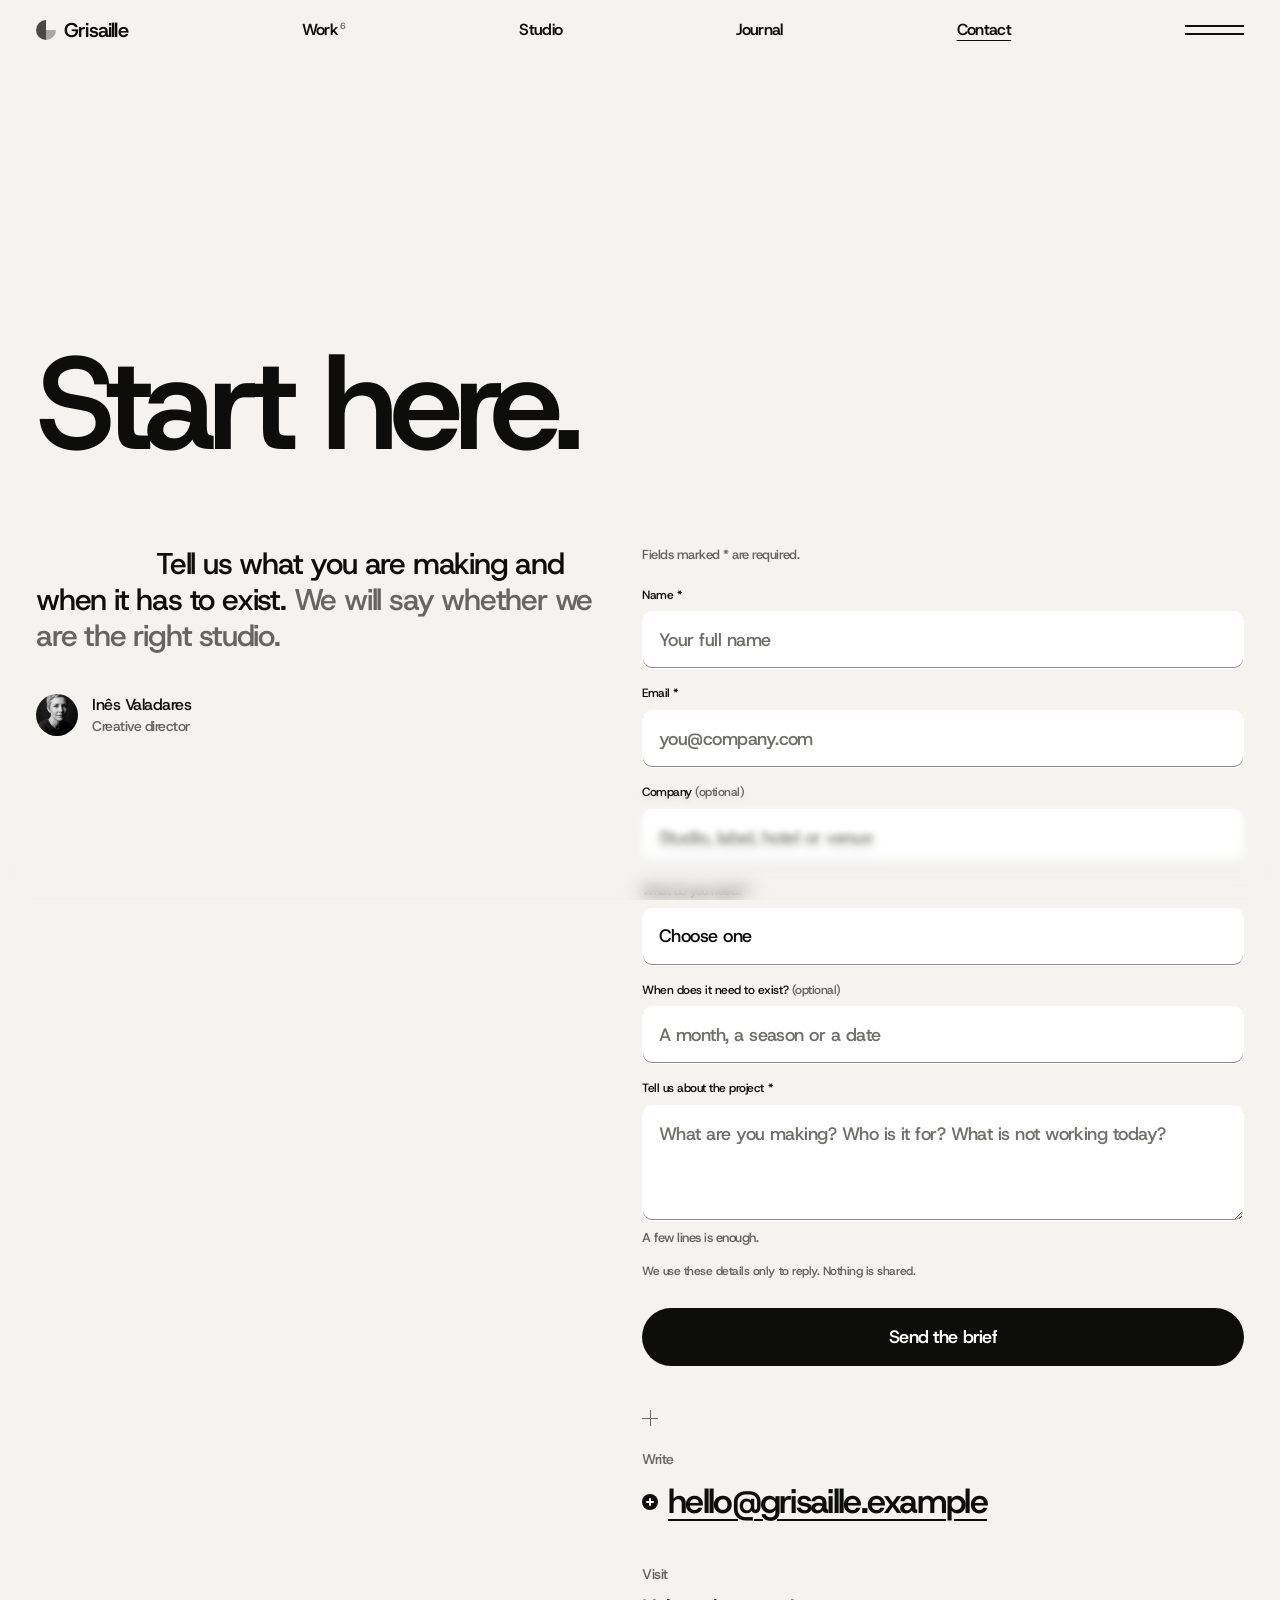
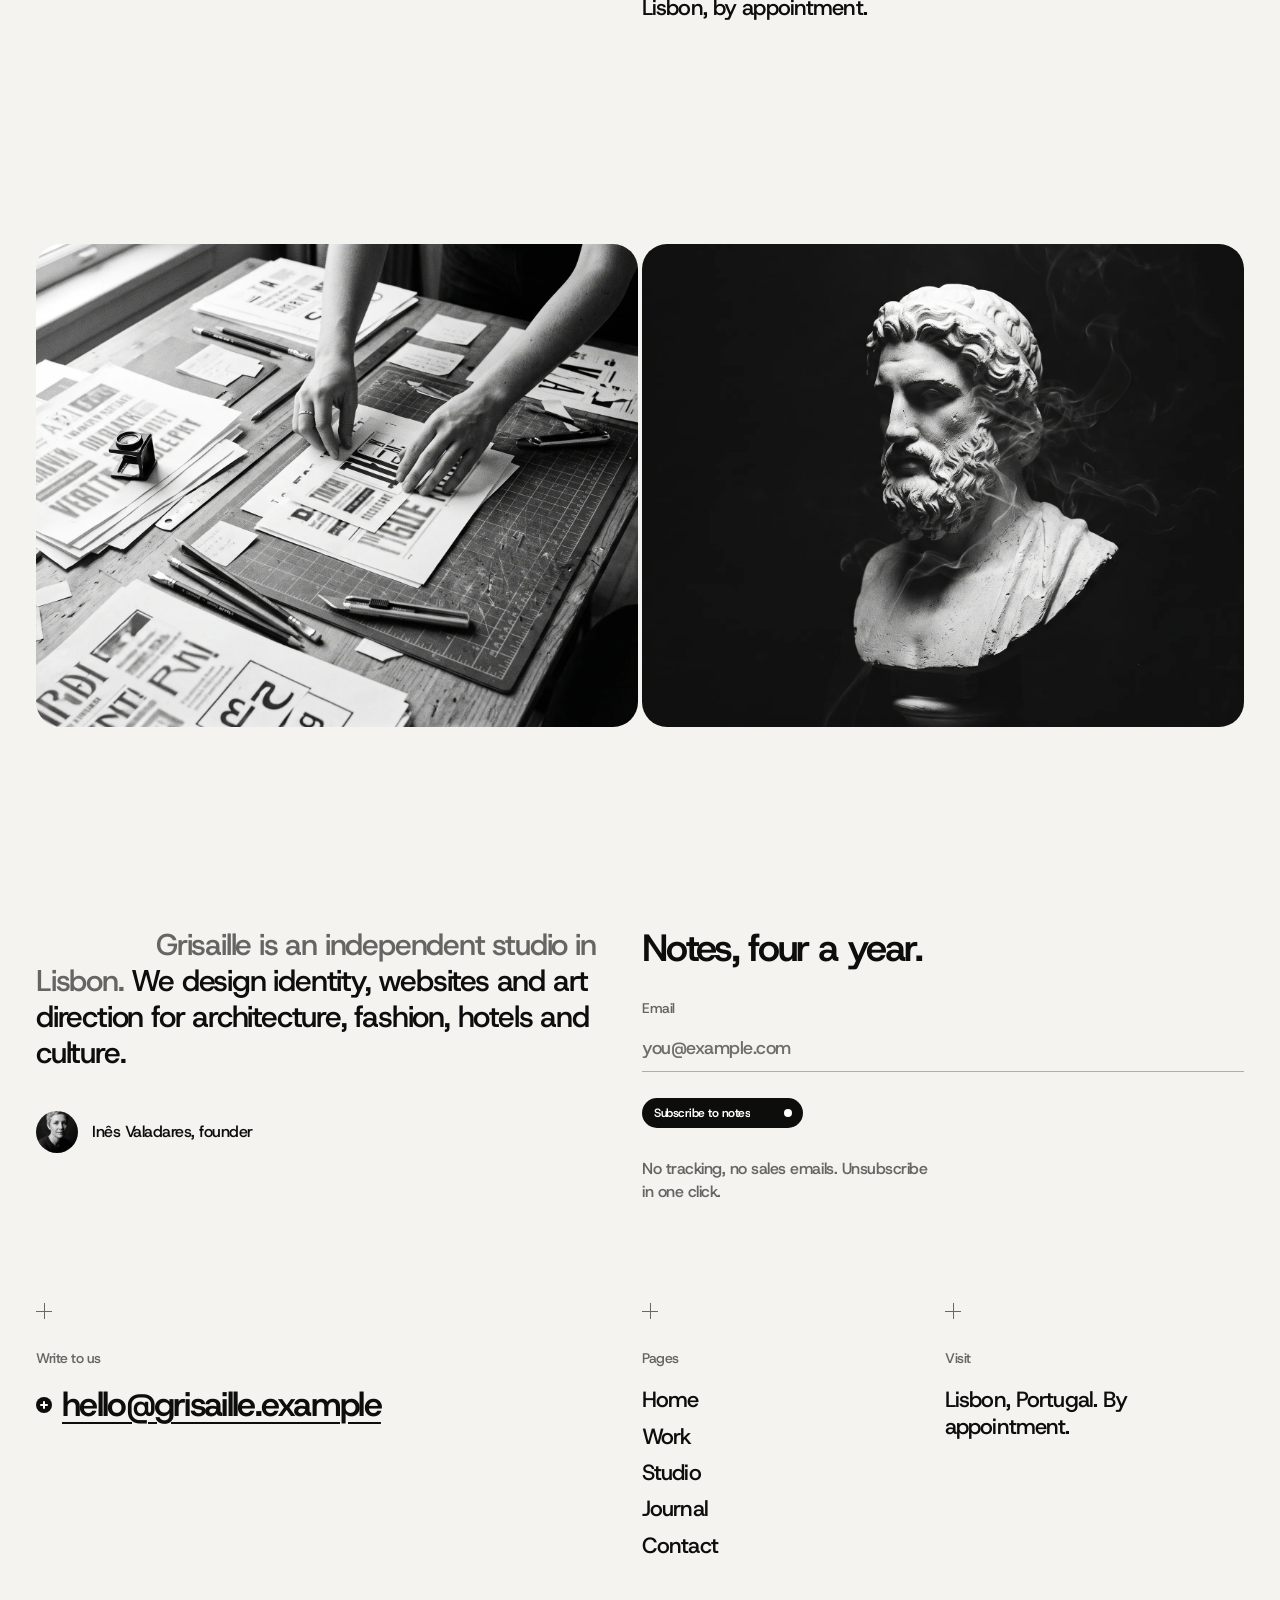
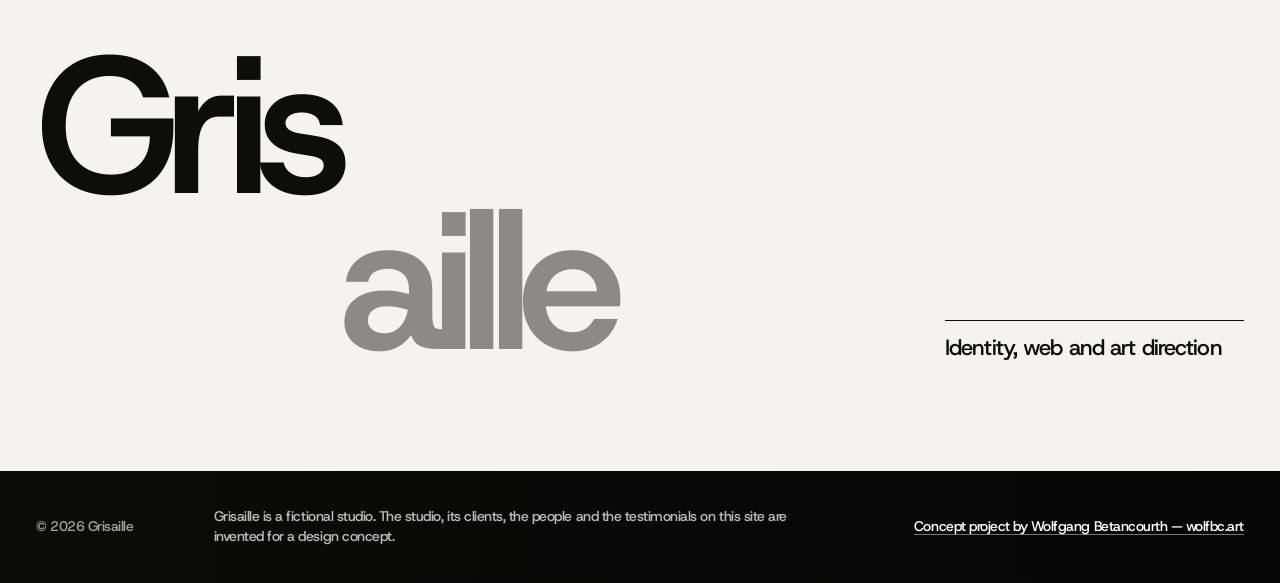
<file: contact/index.html>
<!doctype html>
<html lang="en">
<head>
<meta charset="utf-8">
<meta name="viewport" content="width=device-width, initial-scale=1">
<title>Contact — Start a project with Grisaille</title>
<meta name="description" content="Send the brief. Tell Grisaille what you are making and when it has to exist. We reply within one business day.">
<meta property="og:type" content="website">
<meta property="og:title" content="Start a project — Grisaille">
<meta property="og:description" content="Send the brief. We reply within one business day.">
<meta property="og:image" content="https://grisaille.wolfbc.art/assets/og.jpg">
<meta property="og:url" content="https://grisaille.wolfbc.art/contact/">
<meta name="twitter:card" content="summary_large_image">
<meta name="theme-color" content="#f4f3f0">
<link rel="icon" href="../assets/favicon.svg" type="image/svg+xml">
<link rel="preconnect" href="https://fonts.googleapis.com">
<link rel="preconnect" href="https://fonts.gstatic.com" crossorigin>
<link rel="stylesheet" href="https://fonts.googleapis.com/css2?family=Host+Grotesk:ital,wght@0,400;0,500;0,600;0,700;1,400;1,500&amp;display=swap">
<link rel="stylesheet" href="../css/site.css">
<script>(function(r){r.classList.add('js');try{if(!sessionStorage.getItem('grisaille-seen')&&!matchMedia('(prefers-reduced-motion: reduce)').matches){r.classList.add('is-preloading')}}catch(e){}})(document.documentElement)</script>
</head>
<body>
<a class="skip-link" href="#main">Skip to content</a>
<div class="preloader" aria-hidden="true"><p><span style="--i:0">G</span><span style="--i:1">r</span><span style="--i:2">i</span><span style="--i:3">s</span><span style="--i:4">a</span><span style="--i:5">i</span><span style="--i:6">l</span><span style="--i:7">l</span><span style="--i:8">e</span></p></div>
<header class="site-header">
  <nav class="site-nav" aria-label="Main">
    <a class="logo" href="../" aria-label="Grisaille, home"><svg viewBox="0 0 20 20" aria-hidden="true" focusable="false"><path d="M10 0a10 10 0 0 0 0 20z" fill="#4a4946"/><path d="M10 20a10 10 0 0 0 10-10H10z" fill="#a9a7a2"/></svg><p aria-hidden="true">Grisaille</p></a>
    <a href="../projects/">Work<sup>6</sup></a>
    <a href="../studio/">Studio</a>
    <a href="../#journal">Journal</a>
    <a href="../contact/" aria-current="page">Contact</a>
    <button class="burger" type="button" aria-expanded="false" aria-controls="menu" aria-label="Open menu"><span></span><span></span></button>
  </nav>
</header>
<div class="menu-scrim" aria-hidden="true"></div>
<nav id="menu" class="menu" aria-label="Menu" aria-hidden="true">
  <ul class="menu__links">
    <li><a href="../">Home</a></li>
    <li><a href="../projects/">Work</a></li>
    <li><a href="../studio/">Studio</a></li>
    <li><a href="../#journal">Journal</a></li>
    <li><a href="../contact/">Contact</a></li>
  </ul>
  <div class="menu__foot">
    <div>
      <p class="small">Write to us</p>
      <a class="mail" href="mailto:hello@grisaille.example"><i class="ico-plus" aria-hidden="true"></i><span>hello@grisaille.example</span></a>
    </div>
    <p class="small">Lisbon, Portugal. By appointment.</p>
    <p class="small">© 2026 Grisaille</p>
  </div>
</nav>

<main id="main" class="page page--wide">
  <section class="wrap" aria-labelledby="page-title">
    <h1 class="page-title" id="page-title">Start here.</h1>
    <div class="g4 contact-row">
      <div class="c12">
        <p class="lead-l indent contact-intro">Tell us what you are making and when it has to exist. <span class="mute">We will say whether we are the right studio.</span></p>
        <div class="sig"><img src="../assets/team/t-01.webp" width="444" height="716" alt=""><div><b>Inês Valadares</b><span>Creative director</span></div></div>
      </div>
      <div class="cform">
        <form data-brief novalidate aria-label="Send the brief">
          <p class="cform__req">Fields marked * are required.</p>
          <div class="field" data-check="name">
            <label for="c-name">Name *</label>
            <input class="input" id="c-name" name="name" type="text" autocomplete="name" placeholder="Your full name" required aria-describedby="c-name-err">
            <p class="field__err" id="c-name-err"></p>
          </div>
          <div class="field" data-check="email">
            <label for="c-email">Email *</label>
            <input class="input" id="c-email" name="email" type="email" autocomplete="email" inputmode="email" placeholder="you@company.com" required aria-describedby="c-email-err">
            <p class="field__err" id="c-email-err"></p>
          </div>
          <div class="field">
            <label for="c-company">Company <span class="opt">(optional)</span></label>
            <input class="input" id="c-company" name="company" type="text" autocomplete="organization" placeholder="Studio, label, hotel or venue">
          </div>
          <div class="field" data-check="need">
            <label for="c-need">What do you need? *</label>
            <select class="input" id="c-need" name="need" required aria-describedby="c-need-err"><option value="" disabled selected>Choose one</option><option>Identity</option><option>Website</option><option>Identity and website</option><option>Art direction</option><option>Print</option><option>Not sure yet</option></select>
            <p class="field__err" id="c-need-err"></p>
          </div>
          <div class="field">
            <label for="c-when">When does it need to exist? <span class="opt">(optional)</span></label>
            <input class="input" id="c-when" name="when" type="text" placeholder="A month, a season or a date">
          </div>
          <div class="field" data-check="message">
            <label for="c-msg">Tell us about the project *</label>
            <textarea class="input" id="c-msg" name="message" required placeholder="What are you making? Who is it for? What is not working today?" aria-describedby="c-msg-help c-msg-err"></textarea>
            <p class="field__help" id="c-msg-help">A few lines is enough.</p>
            <p class="field__err" id="c-msg-err"></p>
          </div>
          <p class="form-legal">We use these details only to reply. Nothing is shared.</p>
          <p class="form-error" role="alert"></p>
          <button class="pill pill--block" type="submit"><span class="pill__roll"><span>Send the brief</span><span aria-hidden="true">Send the brief</span></span></button>
        </form>
        <div class="form-done" hidden>
          <h2>Brief sent.</h2>
          <p>Thanks — we'll reply within one business day.</p>
          <p>While you wait, see the work.</p>
          <a class="pill" href="../projects/"><span class="pill__roll"><span>See all projects</span><span aria-hidden="true">See all projects</span></span></a>
        </div>
        <p class="visually-hidden" aria-live="polite" data-live></p>
        <div class="cform__after">
          <div class="marks" aria-hidden="true"><i></i></div>
          <p class="small">Write</p>
          <a class="mail" href="mailto:hello@grisaille.example"><i class="ico-plus" aria-hidden="true"></i><span>hello@grisaille.example</span></a>
          <p class="small">Visit</p>
          <p class="visit">Lisbon, by appointment.</p>
        </div>
      </div>
    </div>
  </section>
  <section class="wrap" aria-label="The studio">
    <div class="pair">
      <img src="../assets/studio-table.webp" width="2400" height="1340" loading="lazy" alt="The studio table in black and white: printed page proofs laid out on a cutting mat, pens and pencils, and two hands arranging the sheets.">
      <img class="pair__bust" src="../assets/hero-bust.webp" width="2400" height="1340" loading="lazy" alt="Plaster bust in low light, one side of the face lost in shadow.">
    </div>
  </section>
</main>

<footer class="site-footer">
  <div class="wrap">
    <div class="g4 foot__top">
      <div class="foot__statement">
        <p class="lead-l">Grisaille is an independent studio in Lisbon. <b>We design identity, websites and art direction for architecture, fashion, hotels and culture.</b></p>
        <p class="foot__sig"><img src="../assets/team/t-01.webp" width="444" height="716" loading="lazy" alt="">Inês Valadares, founder</p>
      </div>
      <div class="foot__news">
        <p class="foot__news-title">Notes, four a year.</p>
        <form class="news-form" data-news novalidate>
          <div class="uline">
            <label for="news-email">Email</label>
            <input id="news-email" name="email" type="email" autocomplete="email" inputmode="email" placeholder="you@example.com" aria-describedby="news-err">
          </div>
          <p class="field__err" id="news-err" role="alert"></p>
          <button class="pill pill--s" type="submit"><span class="pill__roll"><span>Subscribe to notes</span><span aria-hidden="true">Subscribe to notes</span></span></button>
        </form>
        <p class="news-form__ok" role="status" hidden></p>
        <p class="body news-form__help">No tracking, no sales emails. Unsubscribe in one click.</p>
      </div>
    </div>
    <div class="marks foot__marks" aria-hidden="true"><i></i><i></i><i></i><i></i></div>
    <div class="g4 foot__links">
      <div class="foot__mail">
        <p class="small">Write to us</p>
        <a class="mail" href="mailto:hello@grisaille.example"><i class="ico-plus" aria-hidden="true"></i><span>hello@grisaille.example</span></a>
      </div>
      <div class="foot__cols">
      <nav aria-label="Footer">
        <p class="small">Pages</p>
        <ul class="foot__nav">
          <li><a href="../">Home</a></li>
          <li><a href="../projects/">Work</a></li>
          <li><a href="../studio/">Studio</a></li>
          <li><a href="../#journal">Journal</a></li>
          <li><a href="../contact/">Contact</a></li>
        </ul>
      </nav>
      <div>
        <p class="small">Visit</p>
        <p class="foot__visit">Lisbon, Portugal. By appointment.</p>
      </div>
      </div>
    </div>
    <div class="g4 foot__mark">
      <p class="foot__word" aria-hidden="true"><span>Gris</span><span>aille</span></p>
      <p class="foot__desc">Identity, web and art direction</p>
    </div>
  </div>
  <div class="foot__bar">
    <div class="wrap">
      <p class="copy">© 2026 Grisaille</p>
      <p class="legal">Grisaille is a fictional studio. The studio, its clients, the people and the testimonials on this site are invented for a design concept.</p>
      <a href="https://wolfbc.art">Concept project by Wolfgang Betancourth — wolfbc.art</a>
    </div>
  </div>
</footer>
<div class="blur-band" aria-hidden="true"><i></i><i></i><i></i></div>
<script src="../js/site.js" defer></script>
</body>
</html>
</file>
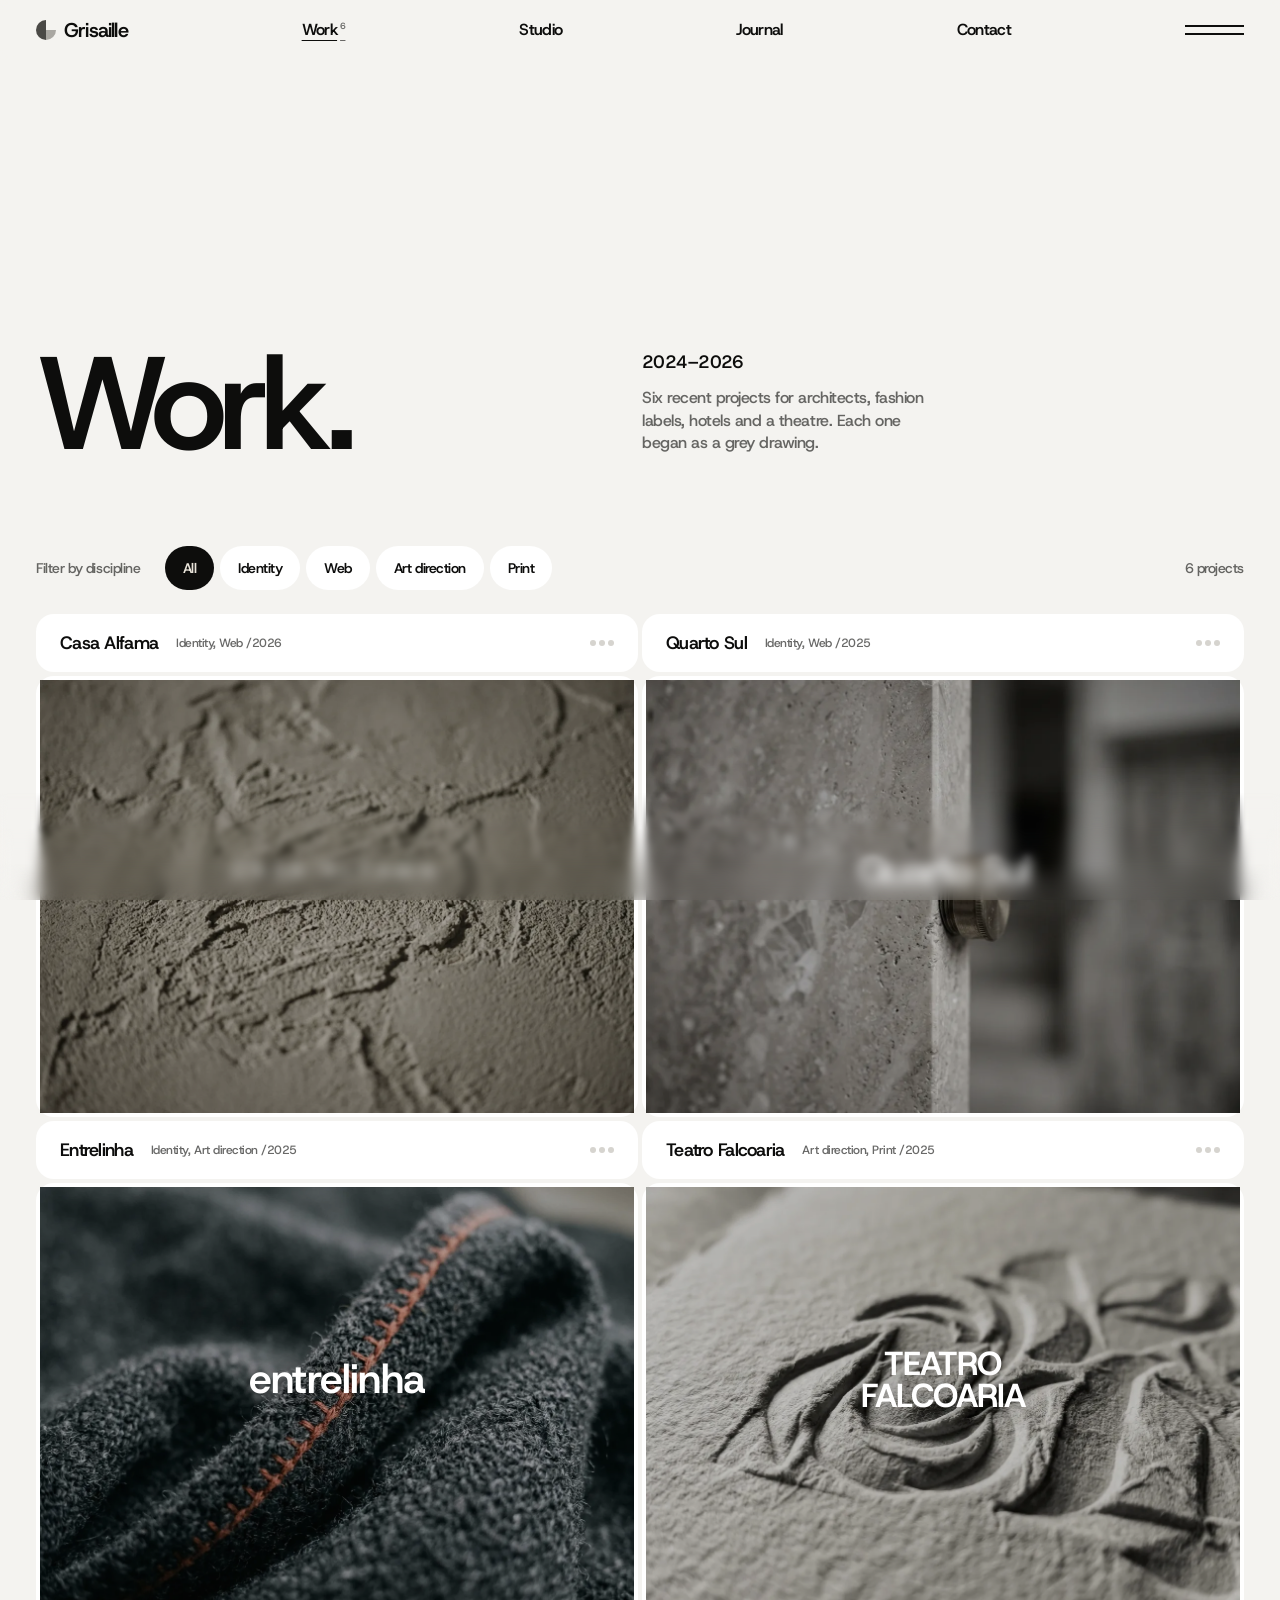
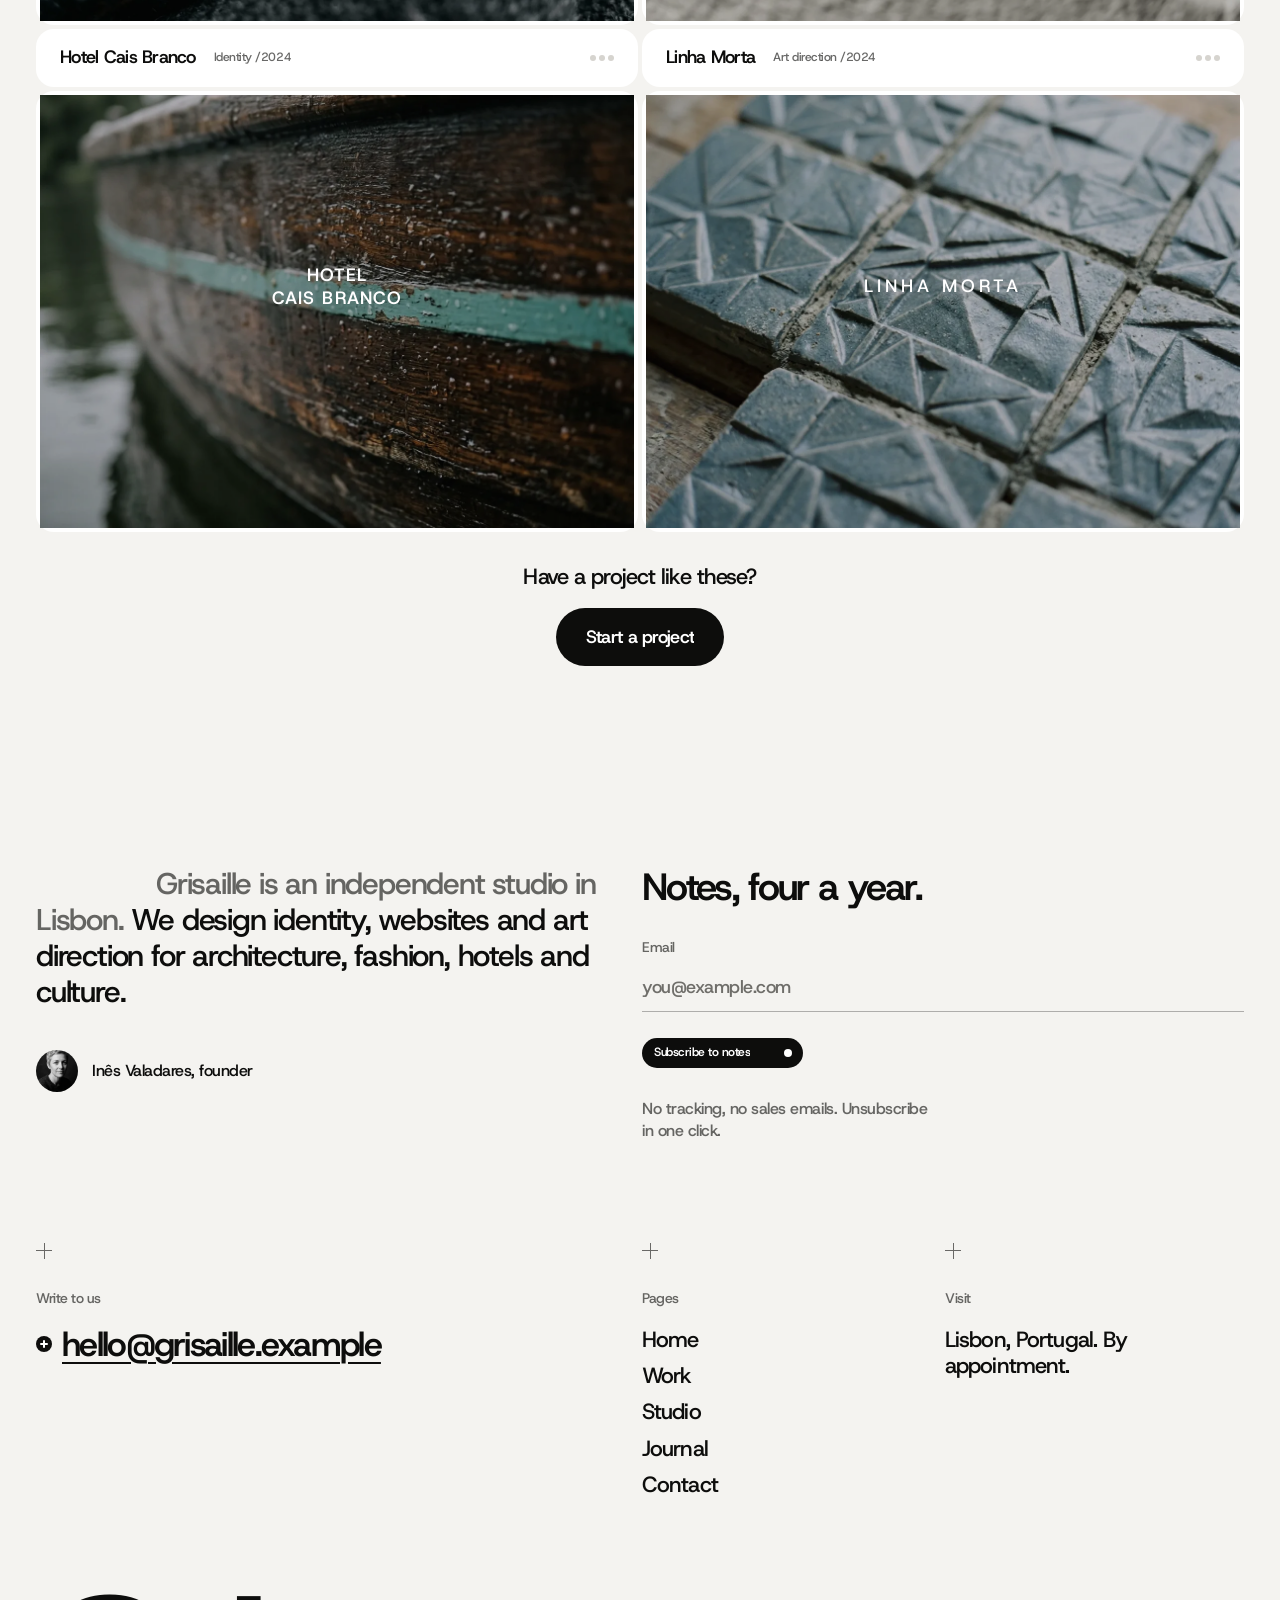
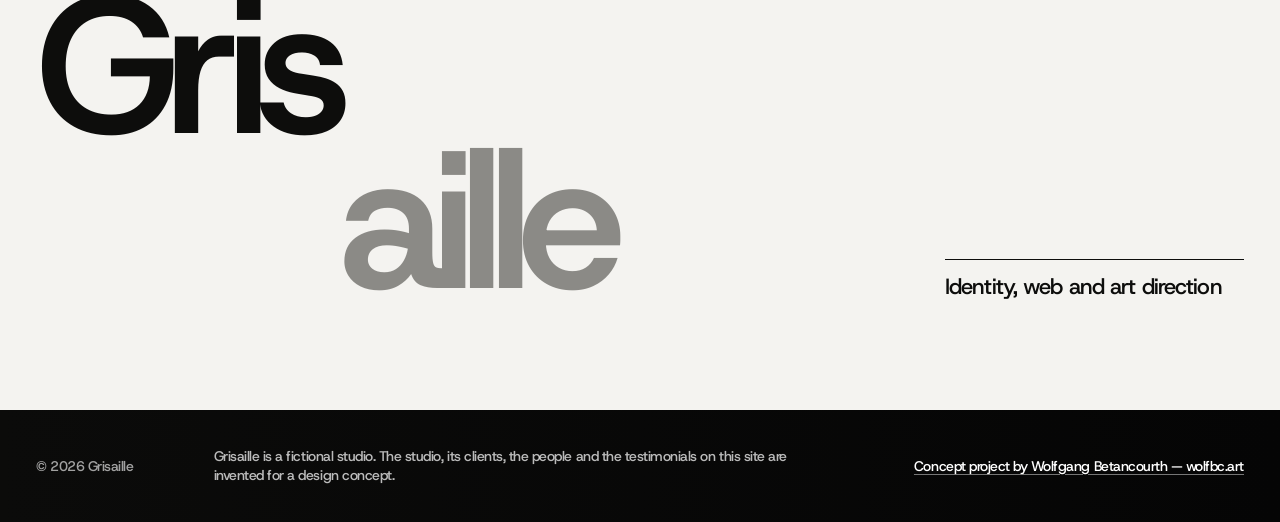
<file: projects/index.html>
<!doctype html>
<html lang="en">
<head>
<meta charset="utf-8">
<meta name="viewport" content="width=device-width, initial-scale=1">
<title>Work — Grisaille</title>
<meta name="description" content="Six projects in identity, web and art direction for architecture, fashion, hotels and culture. Studio work from Lisbon, 2024–2026.">
<meta property="og:type" content="website">
<meta property="og:title" content="Work — Grisaille">
<meta property="og:description" content="Six projects, each started in grey.">
<meta property="og:image" content="https://grisaille.wolfbc.art/assets/og.jpg">
<meta property="og:url" content="https://grisaille.wolfbc.art/projects/">
<meta name="twitter:card" content="summary_large_image">
<meta name="theme-color" content="#f4f3f0">
<link rel="icon" href="../assets/favicon.svg" type="image/svg+xml">
<link rel="preconnect" href="https://fonts.googleapis.com">
<link rel="preconnect" href="https://fonts.gstatic.com" crossorigin>
<link rel="stylesheet" href="https://fonts.googleapis.com/css2?family=Host+Grotesk:ital,wght@0,400;0,500;0,600;0,700;1,400;1,500&amp;display=swap">
<link rel="stylesheet" href="../css/site.css">
<script>(function(r){r.classList.add('js');try{if(!sessionStorage.getItem('grisaille-seen')&&!matchMedia('(prefers-reduced-motion: reduce)').matches){r.classList.add('is-preloading')}}catch(e){}})(document.documentElement)</script>
</head>
<body>
<a class="skip-link" href="#main">Skip to content</a>
<div class="preloader" aria-hidden="true"><p><span style="--i:0">G</span><span style="--i:1">r</span><span style="--i:2">i</span><span style="--i:3">s</span><span style="--i:4">a</span><span style="--i:5">i</span><span style="--i:6">l</span><span style="--i:7">l</span><span style="--i:8">e</span></p></div>
<header class="site-header">
  <nav class="site-nav" aria-label="Main">
    <a class="logo" href="../" aria-label="Grisaille, home"><svg viewBox="0 0 20 20" aria-hidden="true" focusable="false"><path d="M10 0a10 10 0 0 0 0 20z" fill="#4a4946"/><path d="M10 20a10 10 0 0 0 10-10H10z" fill="#a9a7a2"/></svg><p aria-hidden="true">Grisaille</p></a>
    <a href="../projects/" aria-current="page">Work<sup>6</sup></a>
    <a href="../studio/">Studio</a>
    <a href="../#journal">Journal</a>
    <a href="../contact/">Contact</a>
    <button class="burger" type="button" aria-expanded="false" aria-controls="menu" aria-label="Open menu"><span></span><span></span></button>
  </nav>
</header>
<div class="menu-scrim" aria-hidden="true"></div>
<nav id="menu" class="menu" aria-label="Menu" aria-hidden="true">
  <ul class="menu__links">
    <li><a href="../">Home</a></li>
    <li><a href="../projects/">Work</a></li>
    <li><a href="../studio/">Studio</a></li>
    <li><a href="../#journal">Journal</a></li>
    <li><a href="../contact/">Contact</a></li>
  </ul>
  <div class="menu__foot">
    <div>
      <p class="small">Write to us</p>
      <a class="mail" href="mailto:hello@grisaille.example"><i class="ico-plus" aria-hidden="true"></i><span>hello@grisaille.example</span></a>
    </div>
    <p class="small">Lisbon, Portugal. By appointment.</p>
    <p class="small">© 2026 Grisaille</p>
  </div>
</nav>

<main id="main" class="page page--index">
  <section class="wrap" aria-labelledby="page-title">
    <div class="g4 ph">
      <h1 class="page-title ph__title" id="page-title">Work.</h1>
      <div class="ph__meta">
        <p class="lead-s">2024–2026</p>
        <p class="body">Six recent projects for architects, fashion labels, hotels and a theatre. Each one began as a grey drawing.</p>
      </div>
    </div>
  </section>
  <section class="wrap" aria-label="Projects">
    <div class="filters" data-filter role="group" aria-labelledby="filter-label">
      <h2 class="filters__label" id="filter-label">Filter by discipline</h2>
      <div class="filters__chips"><button class="fchip" type="button" data-tag="All" aria-pressed="true">All</button><button class="fchip" type="button" data-tag="Identity" aria-pressed="false">Identity</button><button class="fchip" type="button" data-tag="Web" aria-pressed="false">Web</button><button class="fchip" type="button" data-tag="Art direction" aria-pressed="false">Art direction</button><button class="fchip" type="button" data-tag="Print" aria-pressed="false">Print</button></div>
      <p class="filters__count" data-count aria-live="polite">6 projects</p>
    </div>
    <div class="proj-grid proj-grid--index">
      <a class="proj" href="../projects/casa-alfama/" id="p-01" data-tags="Identity|Web">
        <span class="proj__head"><span class="proj__name">Casa Alfama</span><span class="proj__meta">Identity, Web /2026</span><span class="proj__dots" aria-hidden="true"><i></i><i></i><i></i></span></span>
        <span class="proj__media"><span class="proj__frame"><img src="../assets/projects/p-01.webp" width="1200" height="875" loading="lazy" alt="Close view of hand-troweled lime plaster in warm grey."></span>
          <span class="proj__mark" aria-hidden="true"><b class="cm-ca">Casa Alfama</b><span class="proj__hover">Read the case</span></span></span>
      </a>
      <article class="proj" id="p-02" data-tags="Identity|Web" aria-label="Quarto Sul, Identity, Web, 2025. Case study in preparation.">
        <span class="proj__head"><span class="proj__name">Quarto Sul</span><span class="proj__meta">Identity, Web /2025</span><span class="proj__dots" aria-hidden="true"><i></i><i></i><i></i></span></span>
        <span class="proj__media"><span class="proj__frame"><img src="../assets/projects/p-02.webp" width="1200" height="875" loading="lazy" alt="A stone-grey concrete wall with a small brass door stop, a dim room out of focus beyond."></span>
          <span class="proj__mark" aria-hidden="true"><b class="cm-1">Quarto Sul</b><span class="proj__hover">Case study in preparation</span></span></span>
      </article>
      <article class="proj" id="p-03" data-tags="Identity|Art direction" aria-label="Entrelinha, Identity, Art direction, 2025. Case study in preparation.">
        <span class="proj__head"><span class="proj__name">Entrelinha</span><span class="proj__meta">Identity, Art direction /2025</span><span class="proj__dots" aria-hidden="true"><i></i><i></i><i></i></span></span>
        <span class="proj__media"><span class="proj__frame"><img src="../assets/projects/p-03.webp" width="1200" height="875" loading="lazy" alt="Charcoal boiled wool folded close, its edge finished with a rust-coloured blanket stitch."></span>
          <span class="proj__mark" aria-hidden="true"><b class="cm-3">Entrelinha</b><span class="proj__hover">Case study in preparation</span></span></span>
      </article>
      <article class="proj" id="p-04" data-tags="Art direction|Print" aria-label="Teatro Falcoaria, Art direction, Print, 2025. Case study in preparation.">
        <span class="proj__head"><span class="proj__name">Teatro Falcoaria</span><span class="proj__meta">Art direction, Print /2025</span><span class="proj__dots" aria-hidden="true"><i></i><i></i><i></i></span></span>
        <span class="proj__media"><span class="proj__frame"><img src="../assets/projects/p-04.webp" width="1200" height="875" loading="lazy" alt="Blind-embossed paper with a swirling ornament raised in white relief."></span>
          <span class="proj__mark" aria-hidden="true"><b class="cm-8">Teatro<br>Falcoaria</b><span class="proj__hover">Case study in preparation</span></span></span>
      </article>
      <article class="proj" id="p-05" data-tags="Identity" aria-label="Hotel Cais Branco, Identity, 2024. Case study in preparation.">
        <span class="proj__head"><span class="proj__name">Hotel Cais Branco</span><span class="proj__meta">Identity /2024</span><span class="proj__dots" aria-hidden="true"><i></i><i></i><i></i></span></span>
        <span class="proj__media"><span class="proj__frame"><img src="../assets/projects/p-05.webp" width="1200" height="875" loading="lazy" alt="The weathered wooden hull of a boat with a faded teal stripe, resting on dark water."></span>
          <span class="proj__mark" aria-hidden="true"><b class="cm-6">Hotel<br>Cais Branco</b><span class="proj__hover">Case study in preparation</span></span></span>
      </article>
      <article class="proj" id="p-06" data-tags="Art direction" aria-label="Linha Morta, Art direction, 2024. Case study in preparation.">
        <span class="proj__head"><span class="proj__name">Linha Morta</span><span class="proj__meta">Art direction /2024</span><span class="proj__dots" aria-hidden="true"><i></i><i></i><i></i></span></span>
        <span class="proj__media"><span class="proj__frame"><img src="../assets/projects/p-06.webp" width="1200" height="875" loading="lazy" alt="Grey-blue glazed tiles with faceted relief, laid in a grid and seen at an angle."></span>
          <span class="proj__mark" aria-hidden="true"><b class="cm-4">Linha Morta</b><span class="proj__hover">Case study in preparation</span></span></span>
      </article>
    </div>
    <div class="empty" data-empty hidden>
      <p>No projects here yet. Try another discipline.</p>
      <button class="pill pill--s" type="button" data-reset><span class="pill__roll"><span>Show all projects</span><span aria-hidden="true">Show all projects</span></span></button>
    </div>
    <div class="closing">
      <p>Have a project like these?</p>
      <a class="pill" href="../contact/"><span class="pill__roll"><span>Start a project</span><span aria-hidden="true">Start a project</span></span></a>
    </div>
  </section>
</main>

<footer class="site-footer">
  <div class="wrap">
    <div class="g4 foot__top">
      <div class="foot__statement">
        <p class="lead-l">Grisaille is an independent studio in Lisbon. <b>We design identity, websites and art direction for architecture, fashion, hotels and culture.</b></p>
        <p class="foot__sig"><img src="../assets/team/t-01.webp" width="444" height="716" loading="lazy" alt="">Inês Valadares, founder</p>
      </div>
      <div class="foot__news">
        <p class="foot__news-title">Notes, four a year.</p>
        <form class="news-form" data-news novalidate>
          <div class="uline">
            <label for="news-email">Email</label>
            <input id="news-email" name="email" type="email" autocomplete="email" inputmode="email" placeholder="you@example.com" aria-describedby="news-err">
          </div>
          <p class="field__err" id="news-err" role="alert"></p>
          <button class="pill pill--s" type="submit"><span class="pill__roll"><span>Subscribe to notes</span><span aria-hidden="true">Subscribe to notes</span></span></button>
        </form>
        <p class="news-form__ok" role="status" hidden></p>
        <p class="body news-form__help">No tracking, no sales emails. Unsubscribe in one click.</p>
      </div>
    </div>
    <div class="marks foot__marks" aria-hidden="true"><i></i><i></i><i></i><i></i></div>
    <div class="g4 foot__links">
      <div class="foot__mail">
        <p class="small">Write to us</p>
        <a class="mail" href="mailto:hello@grisaille.example"><i class="ico-plus" aria-hidden="true"></i><span>hello@grisaille.example</span></a>
      </div>
      <div class="foot__cols">
      <nav aria-label="Footer">
        <p class="small">Pages</p>
        <ul class="foot__nav">
          <li><a href="../">Home</a></li>
          <li><a href="../projects/">Work</a></li>
          <li><a href="../studio/">Studio</a></li>
          <li><a href="../#journal">Journal</a></li>
          <li><a href="../contact/">Contact</a></li>
        </ul>
      </nav>
      <div>
        <p class="small">Visit</p>
        <p class="foot__visit">Lisbon, Portugal. By appointment.</p>
      </div>
      </div>
    </div>
    <div class="g4 foot__mark">
      <p class="foot__word" aria-hidden="true"><span>Gris</span><span>aille</span></p>
      <p class="foot__desc">Identity, web and art direction</p>
    </div>
  </div>
  <div class="foot__bar">
    <div class="wrap">
      <p class="copy">© 2026 Grisaille</p>
      <p class="legal">Grisaille is a fictional studio. The studio, its clients, the people and the testimonials on this site are invented for a design concept.</p>
      <a href="https://wolfbc.art">Concept project by Wolfgang Betancourth — wolfbc.art</a>
    </div>
  </div>
</footer>
<div class="blur-band" aria-hidden="true"><i></i><i></i><i></i></div>
<script src="../js/site.js" defer></script>
</body>
</html>
</file>
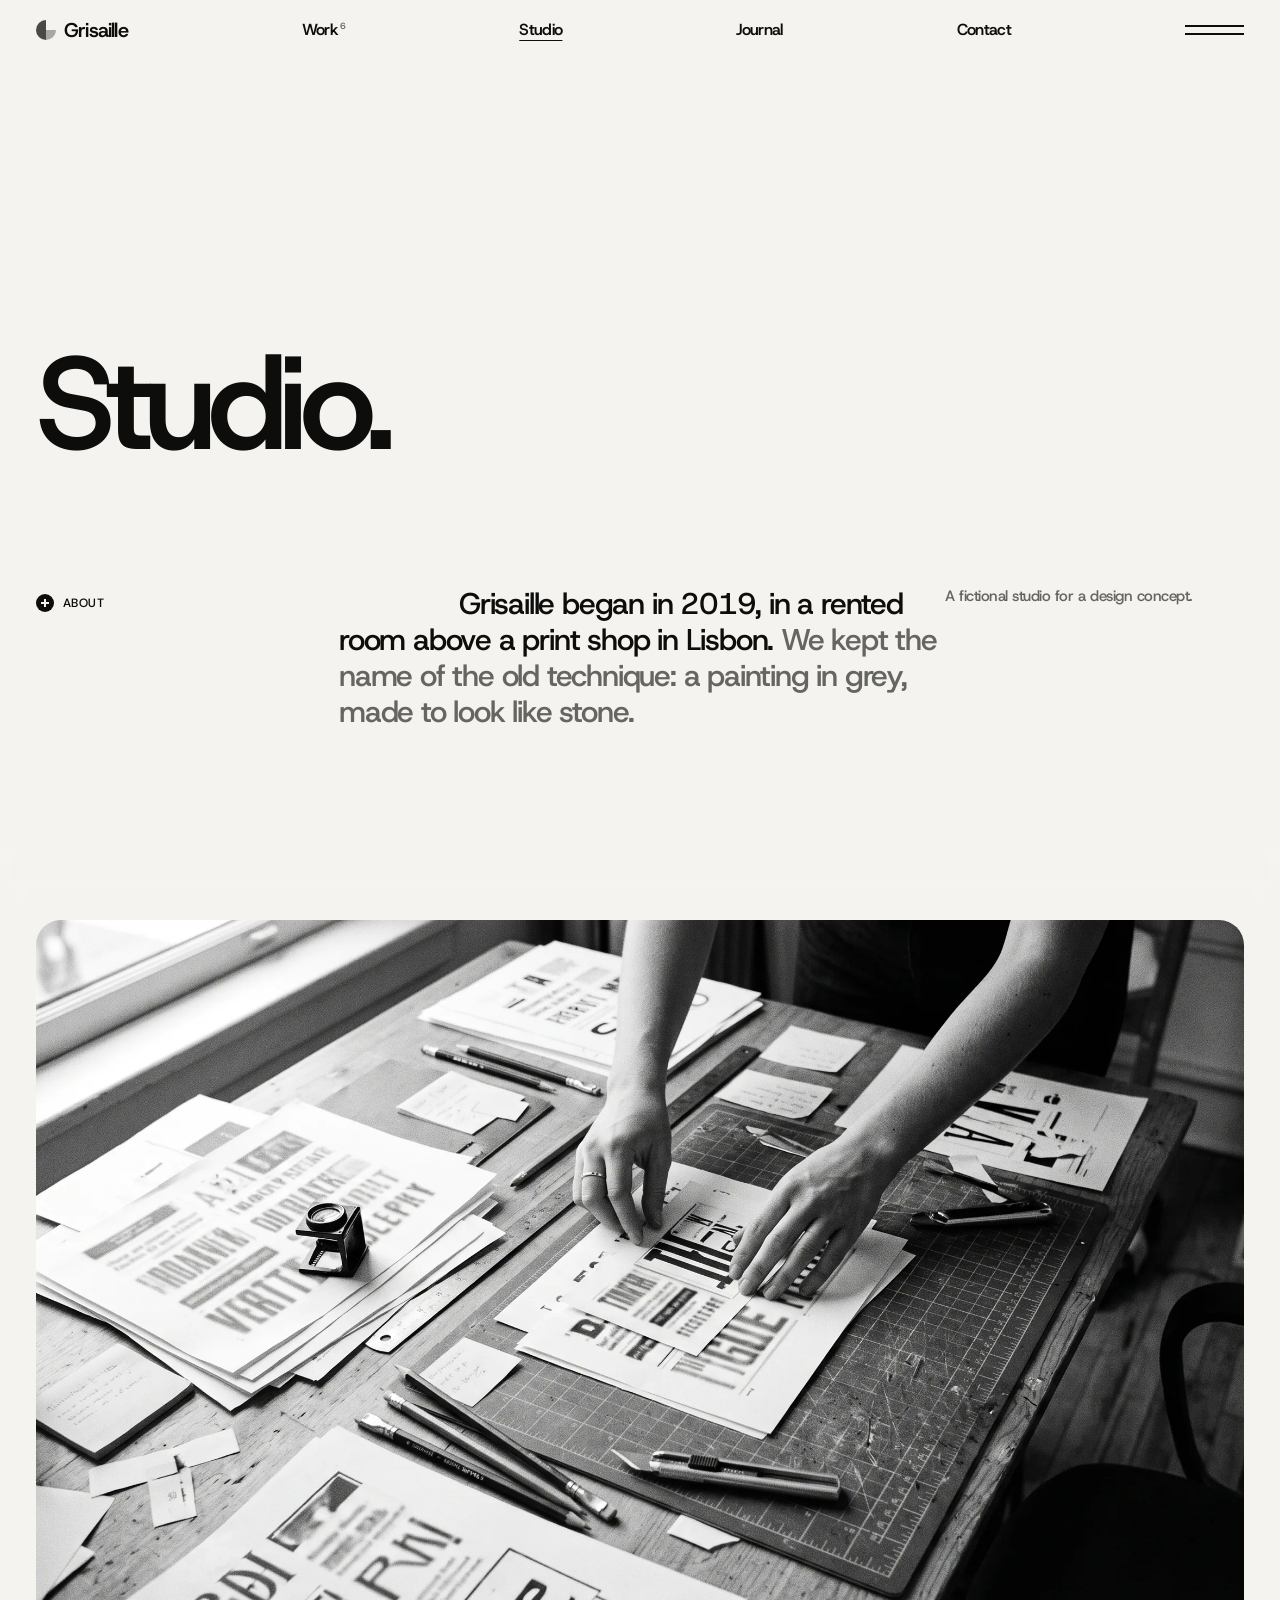
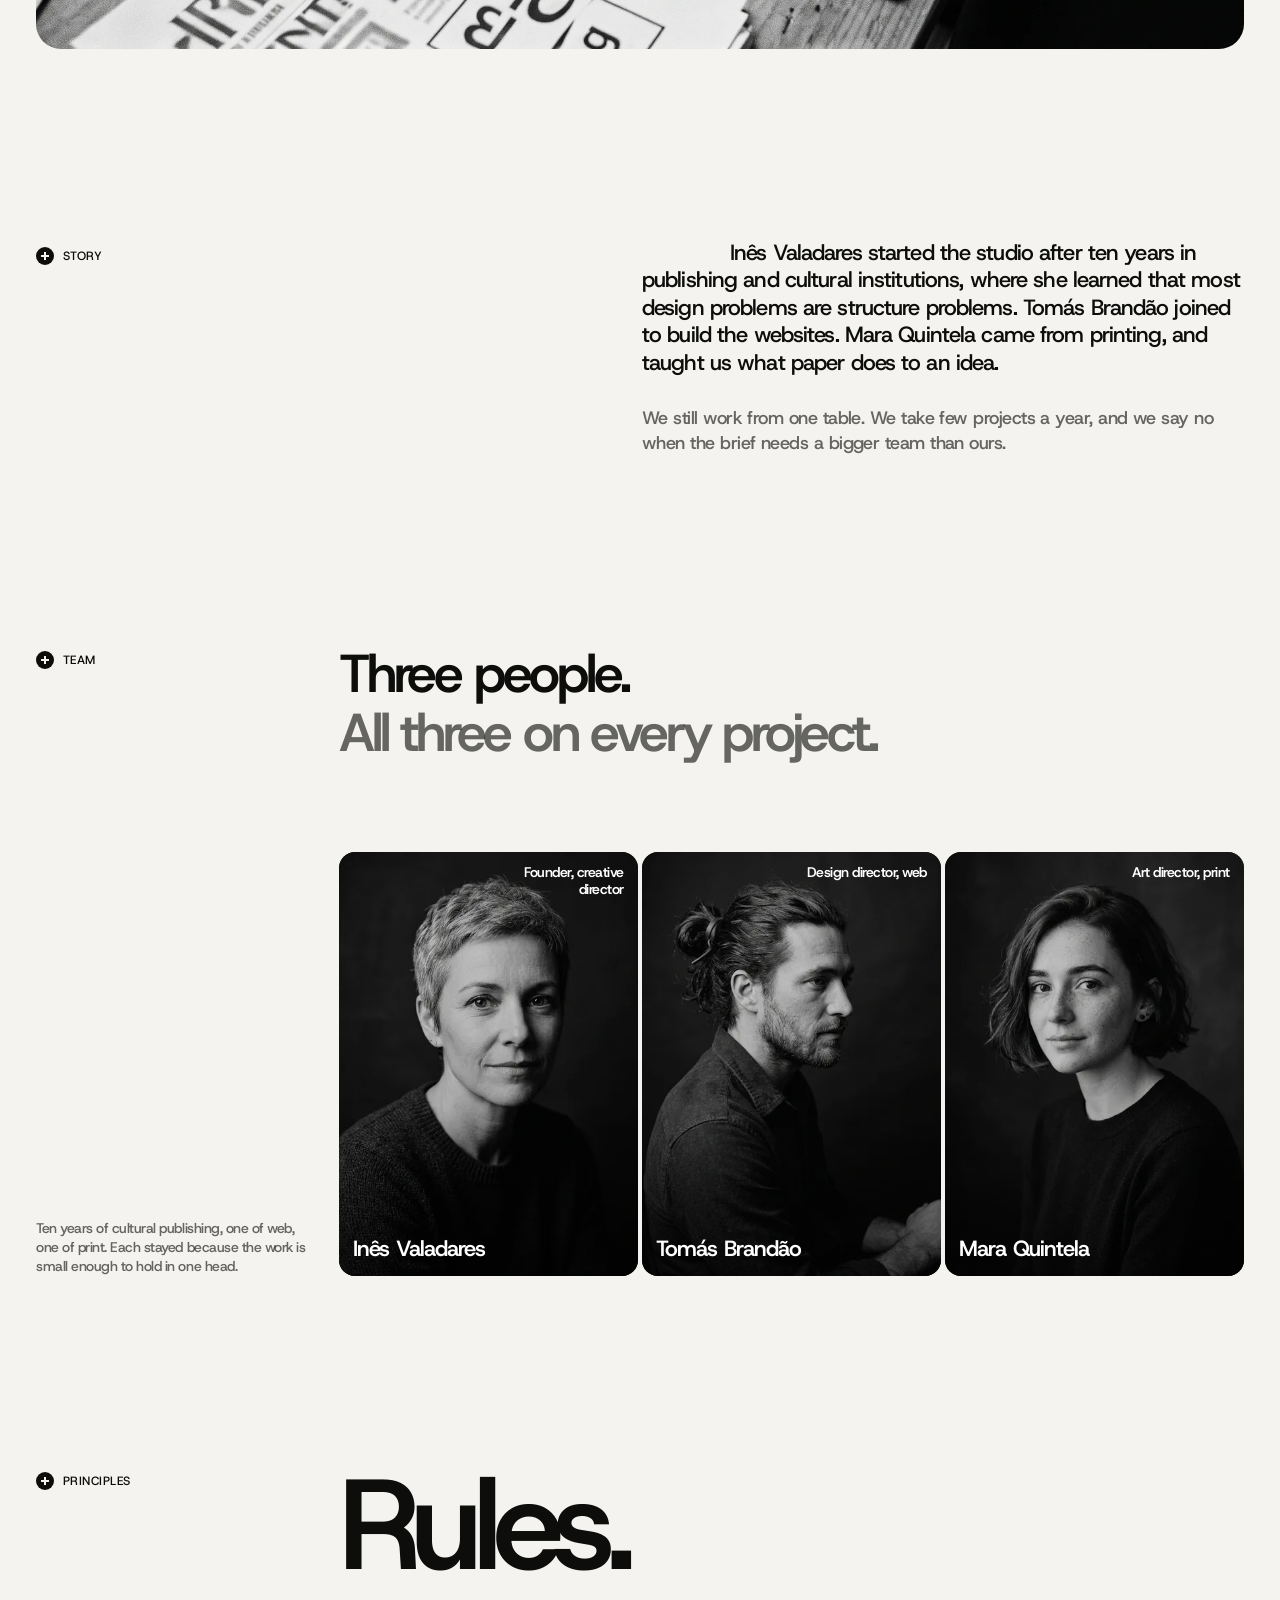
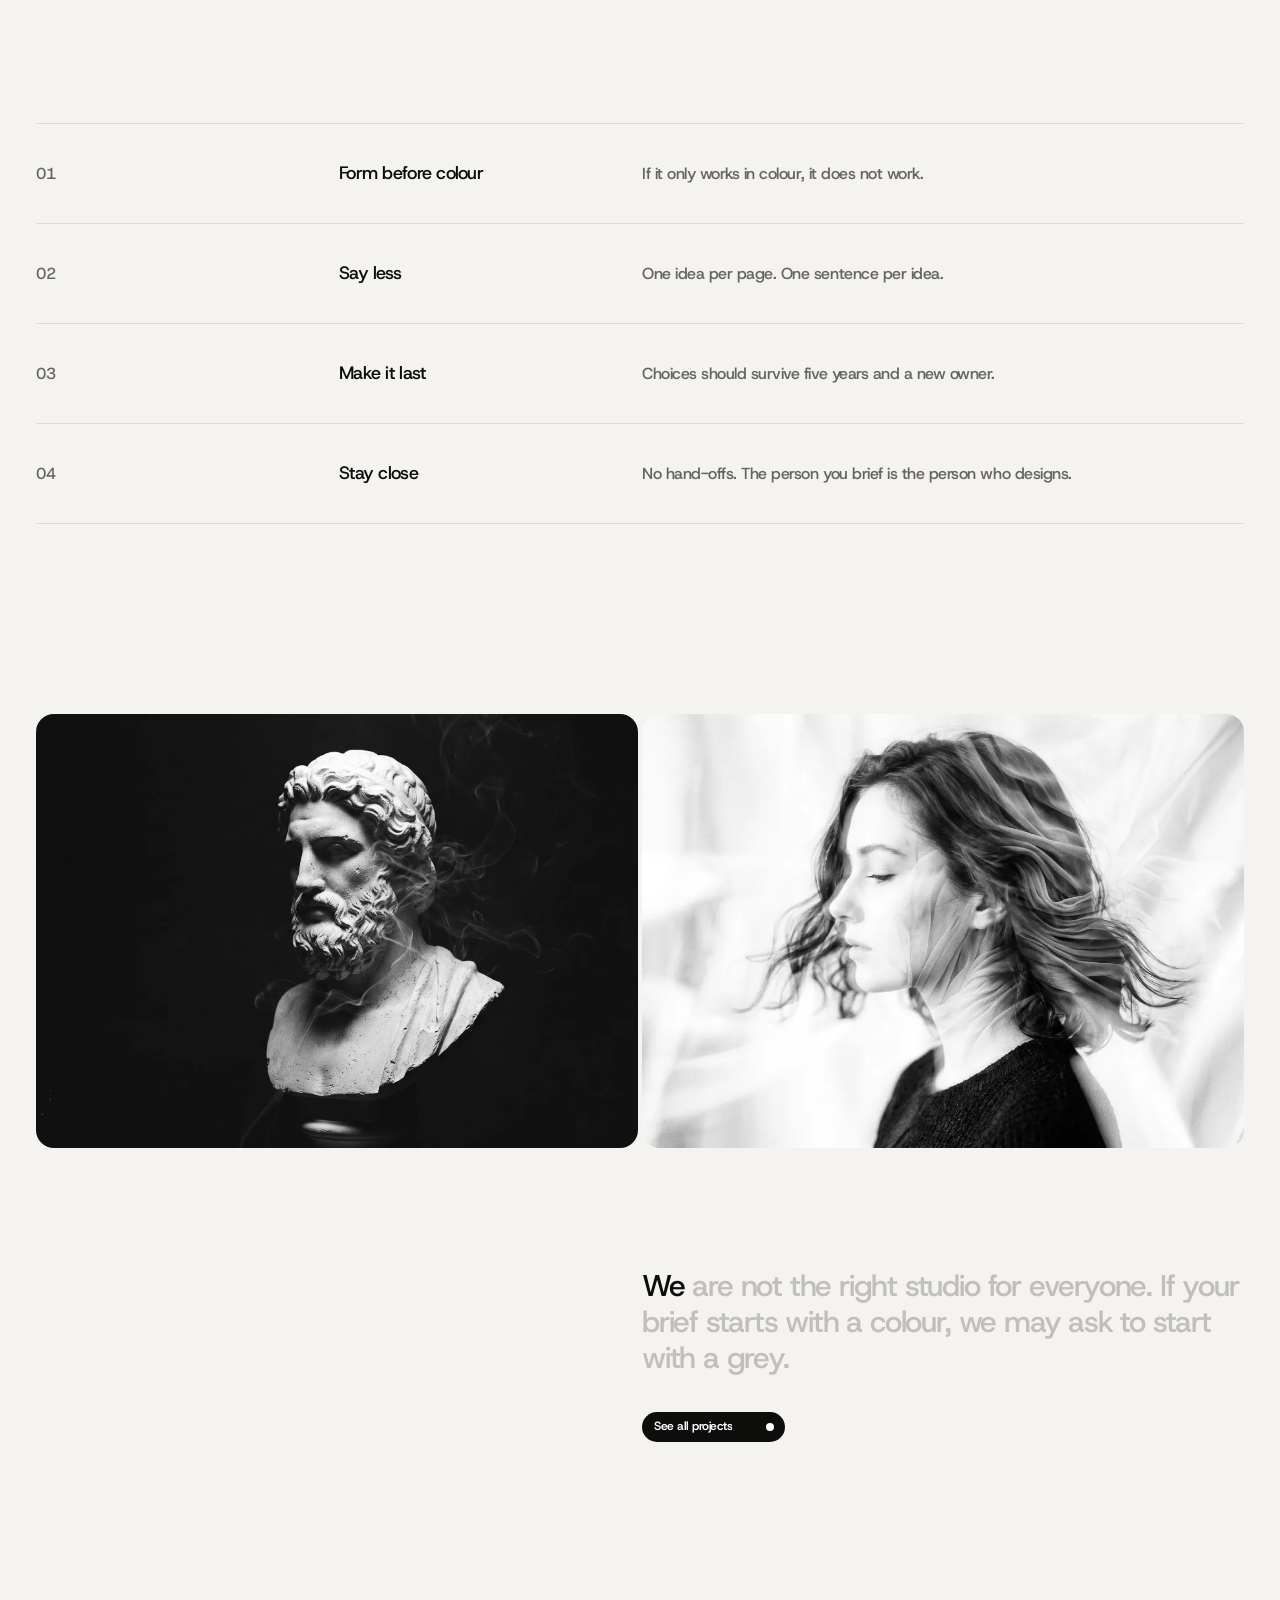
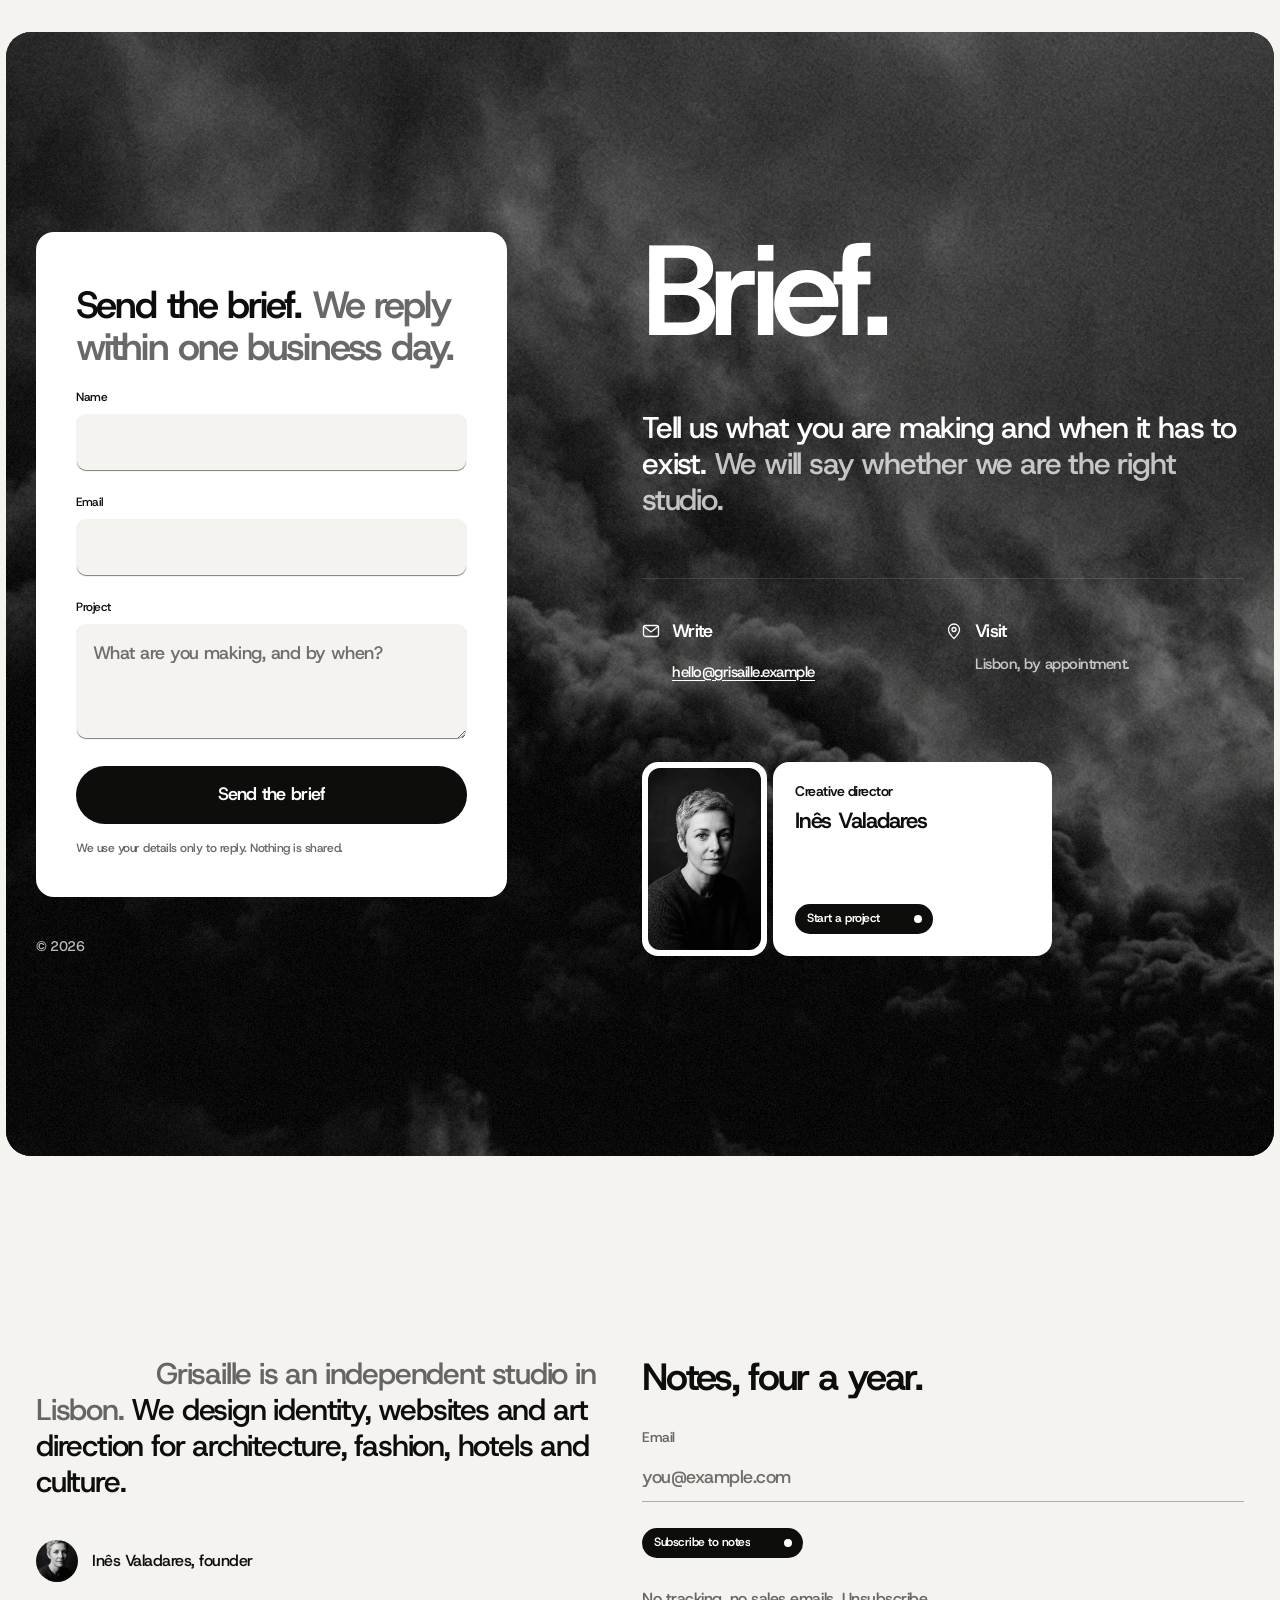
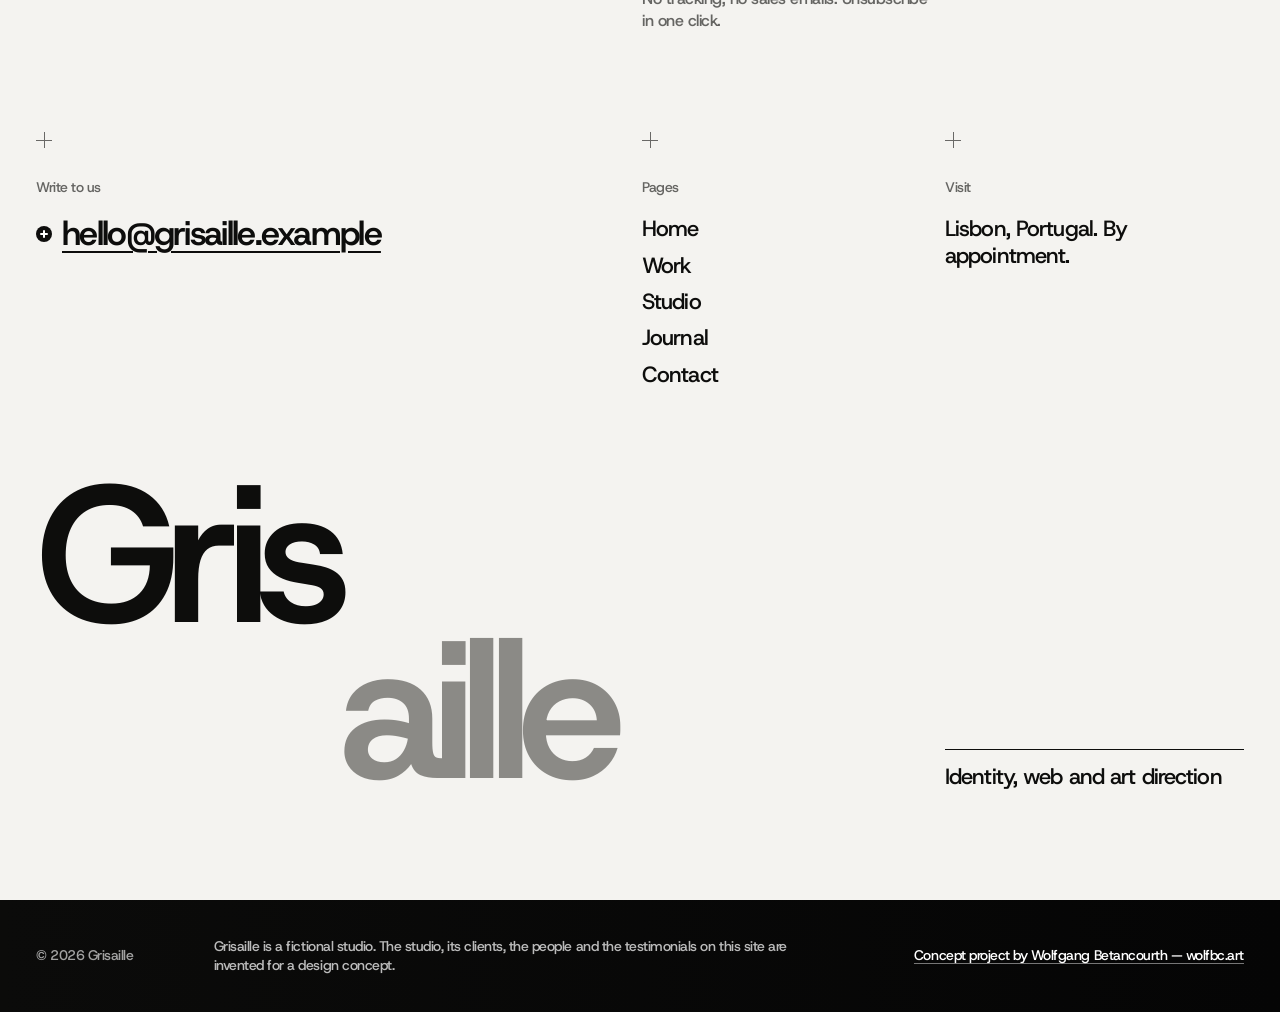
<file: studio/index.html>
<!doctype html>
<html lang="en">
<head>
<meta charset="utf-8">
<meta name="viewport" content="width=device-width, initial-scale=1">
<title>Studio — Grisaille</title>
<meta name="description" content="Grisaille is a three-person studio in Lisbon. We work the form before the colour, for architecture, fashion, hotels and culture.">
<meta property="og:type" content="website">
<meta property="og:title" content="Studio — Grisaille">
<meta property="og:description" content="Three people in Lisbon, working in grey first.">
<meta property="og:image" content="https://grisaille.wolfbc.art/assets/og.jpg">
<meta property="og:url" content="https://grisaille.wolfbc.art/studio/">
<meta name="twitter:card" content="summary_large_image">
<meta name="theme-color" content="#f4f3f0">
<link rel="icon" href="../assets/favicon.svg" type="image/svg+xml">
<link rel="preconnect" href="https://fonts.googleapis.com">
<link rel="preconnect" href="https://fonts.gstatic.com" crossorigin>
<link rel="stylesheet" href="https://fonts.googleapis.com/css2?family=Host+Grotesk:ital,wght@0,400;0,500;0,600;0,700;1,400;1,500&amp;display=swap">
<link rel="stylesheet" href="../css/site.css">
<script>(function(r){r.classList.add('js');try{if(!sessionStorage.getItem('grisaille-seen')&&!matchMedia('(prefers-reduced-motion: reduce)').matches){r.classList.add('is-preloading')}}catch(e){}})(document.documentElement)</script>
</head>
<body>
<a class="skip-link" href="#main">Skip to content</a>
<div class="preloader" aria-hidden="true"><p><span style="--i:0">G</span><span style="--i:1">r</span><span style="--i:2">i</span><span style="--i:3">s</span><span style="--i:4">a</span><span style="--i:5">i</span><span style="--i:6">l</span><span style="--i:7">l</span><span style="--i:8">e</span></p></div>
<header class="site-header">
  <nav class="site-nav" aria-label="Main">
    <a class="logo" href="../" aria-label="Grisaille, home"><svg viewBox="0 0 20 20" aria-hidden="true" focusable="false"><path d="M10 0a10 10 0 0 0 0 20z" fill="#4a4946"/><path d="M10 20a10 10 0 0 0 10-10H10z" fill="#a9a7a2"/></svg><p aria-hidden="true">Grisaille</p></a>
    <a href="../projects/">Work<sup>6</sup></a>
    <a href="../studio/" aria-current="page">Studio</a>
    <a href="../#journal">Journal</a>
    <a href="../contact/">Contact</a>
    <button class="burger" type="button" aria-expanded="false" aria-controls="menu" aria-label="Open menu"><span></span><span></span></button>
  </nav>
</header>
<div class="menu-scrim" aria-hidden="true"></div>
<nav id="menu" class="menu" aria-label="Menu" aria-hidden="true">
  <ul class="menu__links">
    <li><a href="../">Home</a></li>
    <li><a href="../projects/">Work</a></li>
    <li><a href="../studio/">Studio</a></li>
    <li><a href="../#journal">Journal</a></li>
    <li><a href="../contact/">Contact</a></li>
  </ul>
  <div class="menu__foot">
    <div>
      <p class="small">Write to us</p>
      <a class="mail" href="mailto:hello@grisaille.example"><i class="ico-plus" aria-hidden="true"></i><span>hello@grisaille.example</span></a>
    </div>
    <p class="small">Lisbon, Portugal. By appointment.</p>
    <p class="small">© 2026 Grisaille</p>
  </div>
</nav>

<main id="main" class="page">
  <section class="wrap" aria-labelledby="page-title">
    <h1 class="page-title" id="page-title">Studio.</h1>
    <div class="g4 sec-row" style="margin-top:120px">
      <p class="label">About</p>
      <p class="c23 lead-l indent">Grisaille began in 2019, in a rented room above a print shop in Lisbon. <span class="mute">We kept the name of the old technique: a painting in grey, made to look like stone.</span></p>
      <p class="c4 small studio-note">A fictional studio for a design concept.</p>
    </div>
    <div class="wide-photo studio-photo"><img src="../assets/studio-table.webp" width="2400" height="1340" alt="The studio table in black and white: printed page proofs laid out on a cutting mat, pens and pencils, and two hands arranging the sheets."></div>
    <div class="g4 sec-row studio-story">
      <p class="label">Story</p>
      <div class="c34">
        <p class="lead-m indent">Inês Valadares started the studio after ten years in publishing and cultural institutions, where she learned that most design problems are structure problems. Tomás Brandão joined to build the websites. Mara Quintela came from printing, and taught us what paper does to an idea.</p>
        <p class="body-l">We still work from one table. We take few projects a year, and we say no when the brief needs a bigger team than ours.</p>
      </div>
    </div>
  </section>

  <section class="wrap" aria-labelledby="team-h">
    <div class="g4 shead">
      <p class="label">Team</p>
      <h2 class="statement shead__word--wide" id="team-h">Three people. <span class="mute">All three on every project.</span></h2>
    </div>
    <div class="g4 trio">
      <p class="small c1 trio__note">Ten years of cultural publishing, one of web, one of print. Each stayed because the work is small enough to hold in one head.</p>
      <ul class="c24 trio__grid">
        <li class="mate">
          <img src="../assets/team/t-01.webp" width="444" height="716" loading="lazy" alt="Black-and-white portrait of Inês Valadares, founder and creative director, on a dark background.">
          <div class="mate__top"><p class="mate__role">Founder, creative director</p></div>
          <p class="mate__name">Inês Valadares</p>
        </li>
        <li class="mate">
          <img src="../assets/team/t-02.webp" width="444" height="716" loading="lazy" alt="Black-and-white portrait of Tomás Brandão, design director, on a dark background.">
          <div class="mate__top"><p class="mate__role">Design director, web</p></div>
          <p class="mate__name">Tomás Brandão</p>
        </li>
        <li class="mate">
          <img src="../assets/team/t-03.webp" width="444" height="716" loading="lazy" alt="Black-and-white portrait of Mara Quintela, art director, on a dark background.">
          <div class="mate__top"><p class="mate__role">Art director, print</p></div>
          <p class="mate__name">Mara Quintela</p>
        </li>
      </ul>
    </div>
  </section>

  <section class="wrap" aria-labelledby="rules-h">
    <div class="g4 shead">
      <p class="label">Principles</p>
      <h2 class="display shead__word" id="rules-h">Rules.</h2>
    </div>
    <ol class="rules"><li><span class="n">01</span><h3>Form before colour</h3><p>If it only works in colour, it does not work.</p></li><li><span class="n">02</span><h3>Say less</h3><p>One idea per page. One sentence per idea.</p></li><li><span class="n">03</span><h3>Make it last</h3><p>Choices should survive five years and a new owner.</p></li><li><span class="n">04</span><h3>Stay close</h3><p>No hand-offs. The person you brief is the person who designs.</p></li></ol>
  </section>

  <section class="wrap" aria-label="Closing">
    <div class="pair pair--short">
      <img src="../assets/hero-bust.webp" width="2400" height="1340" loading="lazy" alt="Plaster bust in low light, one side of the face lost in shadow.">
      <img src="../assets/showreel.webp" width="1236" height="768" loading="lazy" alt="Black-and-white profile of a face in motion, blurred at the edges.">
    </div>
    <div class="g4 sec-row studio-closing">
    <div class="c34">
      <p class="lead-l wordfill">We are not the right studio for everyone. If your brief starts with a colour, we may ask to start with a grey.</p>
      <a class="pill pill--s" href="../projects/"><span class="pill__roll"><span>See all projects</span><span aria-hidden="true">See all projects</span></span></a>
    </div>
    </div>
  </section>

  <section class="panel-sec contact-panel on-dark" aria-labelledby="brief-title">
    <div class="panel-bg grain" aria-hidden="true">
      <img class="smoke-media" src="../assets/contact-smoke.jpg" width="1920" height="1072" loading="lazy" alt="">
      <span class="veil"></span>
    </div>
    <div class="wrap g4">
      <div class="contact-panel__left">
        <div class="brief-card">
          <h3>Send the brief. <span class="mute">We reply within one business day.</span></h3>
          <form data-brief novalidate>
            <div class="field" data-check="name">
              <label for="pb-name">Name</label>
              <input class="input" id="pb-name" name="name" type="text" autocomplete="name" aria-describedby="pb-name-err">
              <p class="field__err" id="pb-name-err"></p>
            </div>
            <div class="field" data-check="email">
              <label for="pb-email">Email</label>
              <input class="input" id="pb-email" name="email" type="email" autocomplete="email" inputmode="email" aria-describedby="pb-email-err">
              <p class="field__err" id="pb-email-err"></p>
            </div>
            <div class="field" data-check="message">
              <label for="pb-msg">Project</label>
              <textarea class="input" id="pb-msg" name="project" placeholder="What are you making, and by when?" aria-describedby="pb-msg-err"></textarea>
              <p class="field__err" id="pb-msg-err"></p>
            </div>
            <p class="form-error" role="alert"></p>
            <button class="pill pill--block" type="submit"><span class="pill__roll"><span>Send the brief</span><span aria-hidden="true">Send the brief</span></span></button>
            <p class="form-legal">We use your details only to reply. Nothing is shared.</p>
          </form>
          <div class="form-done" hidden>
            <h3>Brief sent.</h3>
            <p>Thanks — we'll reply within one business day.</p>
            <p>While you wait, see the work.</p>
            <a class="pill" href="../projects/"><span class="pill__roll"><span>See all projects</span><span aria-hidden="true">See all projects</span></span></a>
          </div>
          <p class="visually-hidden" aria-live="polite" data-live></p>
        </div>
        <p class="contact-panel__copy">© 2026</p>
      </div>
      <div class="contact-panel__right">
        <h2 class="display" id="brief-title">Brief.</h2>
        <p class="lead-l"><b>Tell us what you are making and when it has to exist.</b> We will say whether we are the right studio.</p>
        <div class="contact-panel__blocks">
          <div class="cblock">
            <h3><svg viewBox="0 0 18 18" aria-hidden="true" focusable="false"><rect x="1.5" y="3.5" width="15" height="11" rx="2" fill="none" stroke="currentColor" stroke-width="1.3"/><path d="M2 4.5l7 5.5 7-5.5" fill="none" stroke="currentColor" stroke-width="1.3"/></svg>Write</h3>
            <p><a href="mailto:hello@grisaille.example">hello@grisaille.example</a></p>
          </div>
          <div class="cblock">
            <h3><svg viewBox="0 0 18 18" aria-hidden="true" focusable="false"><path d="M9 16.5s5.5-5 5.5-9a5.5 5.5 0 0 0-11 0c0 4 5.5 9 5.5 9z" fill="none" stroke="currentColor" stroke-width="1.3"/><circle cx="9" cy="7.5" r="2" fill="none" stroke="currentColor" stroke-width="1.3"/></svg>Visit</h3>
            <p>Lisbon, by appointment.</p>
          </div>
        </div>
        <div class="contact-panel__person">
          <a class="person person--panel" href="../contact/">
        <span class="person__photo"><img src="../assets/team/t-01.webp" width="444" height="716" loading="lazy" alt="Black-and-white portrait of Inês Valadares, founder and creative director, on a dark background."></span>
        <span class="person__info">
          <span class="person__role">Creative director</span>
          
          <span class="person__name">Inês Valadares</span>
          <span class="pill pill--s"><span class="pill__roll"><span>Start a project</span><span aria-hidden="true">Start a project</span></span></span>
        </span>
      </a>
        </div>
      </div>
    </div>
  </section>

</main>

<footer class="site-footer">
  <div class="wrap">
    <div class="g4 foot__top">
      <div class="foot__statement">
        <p class="lead-l">Grisaille is an independent studio in Lisbon. <b>We design identity, websites and art direction for architecture, fashion, hotels and culture.</b></p>
        <p class="foot__sig"><img src="../assets/team/t-01.webp" width="444" height="716" loading="lazy" alt="">Inês Valadares, founder</p>
      </div>
      <div class="foot__news">
        <p class="foot__news-title">Notes, four a year.</p>
        <form class="news-form" data-news novalidate>
          <div class="uline">
            <label for="news-email">Email</label>
            <input id="news-email" name="email" type="email" autocomplete="email" inputmode="email" placeholder="you@example.com" aria-describedby="news-err">
          </div>
          <p class="field__err" id="news-err" role="alert"></p>
          <button class="pill pill--s" type="submit"><span class="pill__roll"><span>Subscribe to notes</span><span aria-hidden="true">Subscribe to notes</span></span></button>
        </form>
        <p class="news-form__ok" role="status" hidden></p>
        <p class="body news-form__help">No tracking, no sales emails. Unsubscribe in one click.</p>
      </div>
    </div>
    <div class="marks foot__marks" aria-hidden="true"><i></i><i></i><i></i><i></i></div>
    <div class="g4 foot__links">
      <div class="foot__mail">
        <p class="small">Write to us</p>
        <a class="mail" href="mailto:hello@grisaille.example"><i class="ico-plus" aria-hidden="true"></i><span>hello@grisaille.example</span></a>
      </div>
      <div class="foot__cols">
      <nav aria-label="Footer">
        <p class="small">Pages</p>
        <ul class="foot__nav">
          <li><a href="../">Home</a></li>
          <li><a href="../projects/">Work</a></li>
          <li><a href="../studio/">Studio</a></li>
          <li><a href="../#journal">Journal</a></li>
          <li><a href="../contact/">Contact</a></li>
        </ul>
      </nav>
      <div>
        <p class="small">Visit</p>
        <p class="foot__visit">Lisbon, Portugal. By appointment.</p>
      </div>
      </div>
    </div>
    <div class="g4 foot__mark">
      <p class="foot__word" aria-hidden="true"><span>Gris</span><span>aille</span></p>
      <p class="foot__desc">Identity, web and art direction</p>
    </div>
  </div>
  <div class="foot__bar">
    <div class="wrap">
      <p class="copy">© 2026 Grisaille</p>
      <p class="legal">Grisaille is a fictional studio. The studio, its clients, the people and the testimonials on this site are invented for a design concept.</p>
      <a href="https://wolfbc.art">Concept project by Wolfgang Betancourth — wolfbc.art</a>
    </div>
  </div>
</footer>
<div class="blur-band" aria-hidden="true"><i></i><i></i><i></i></div>
<script src="../js/site.js" defer></script>
</body>
</html>
</file>
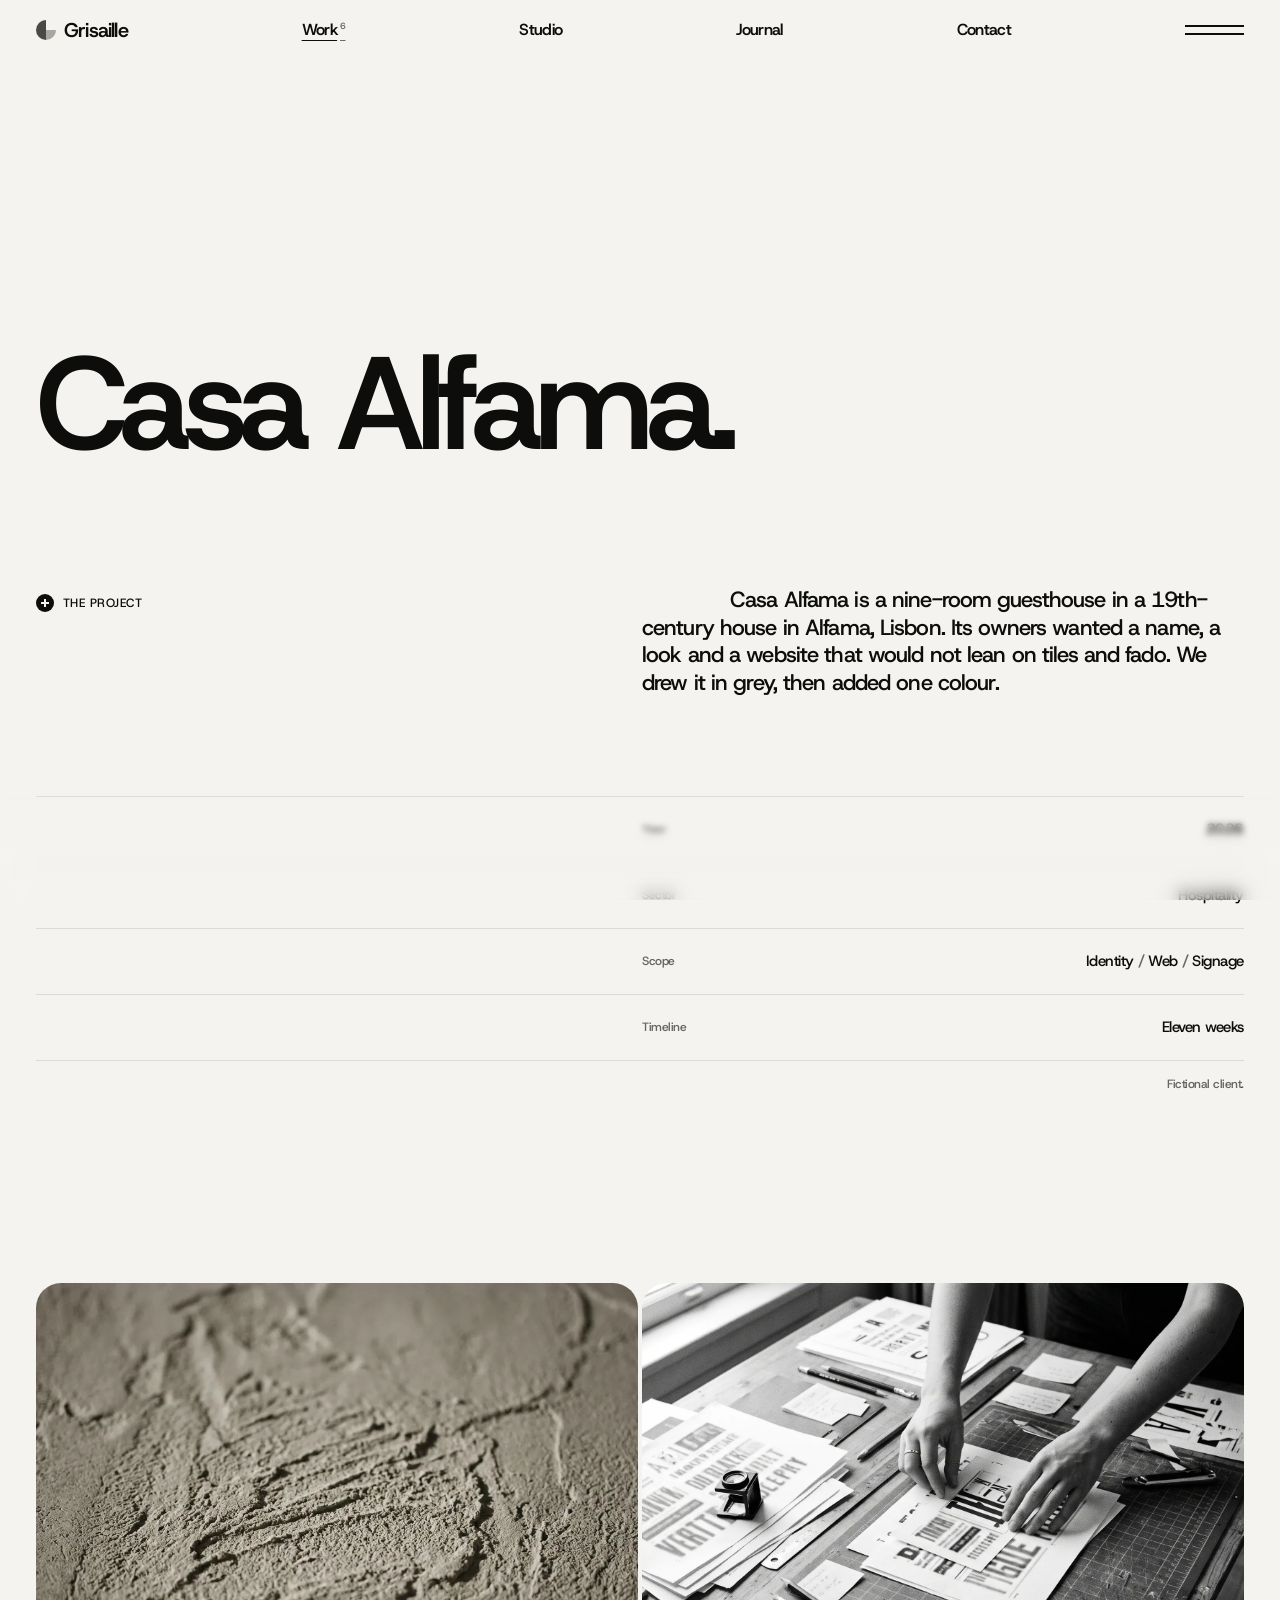
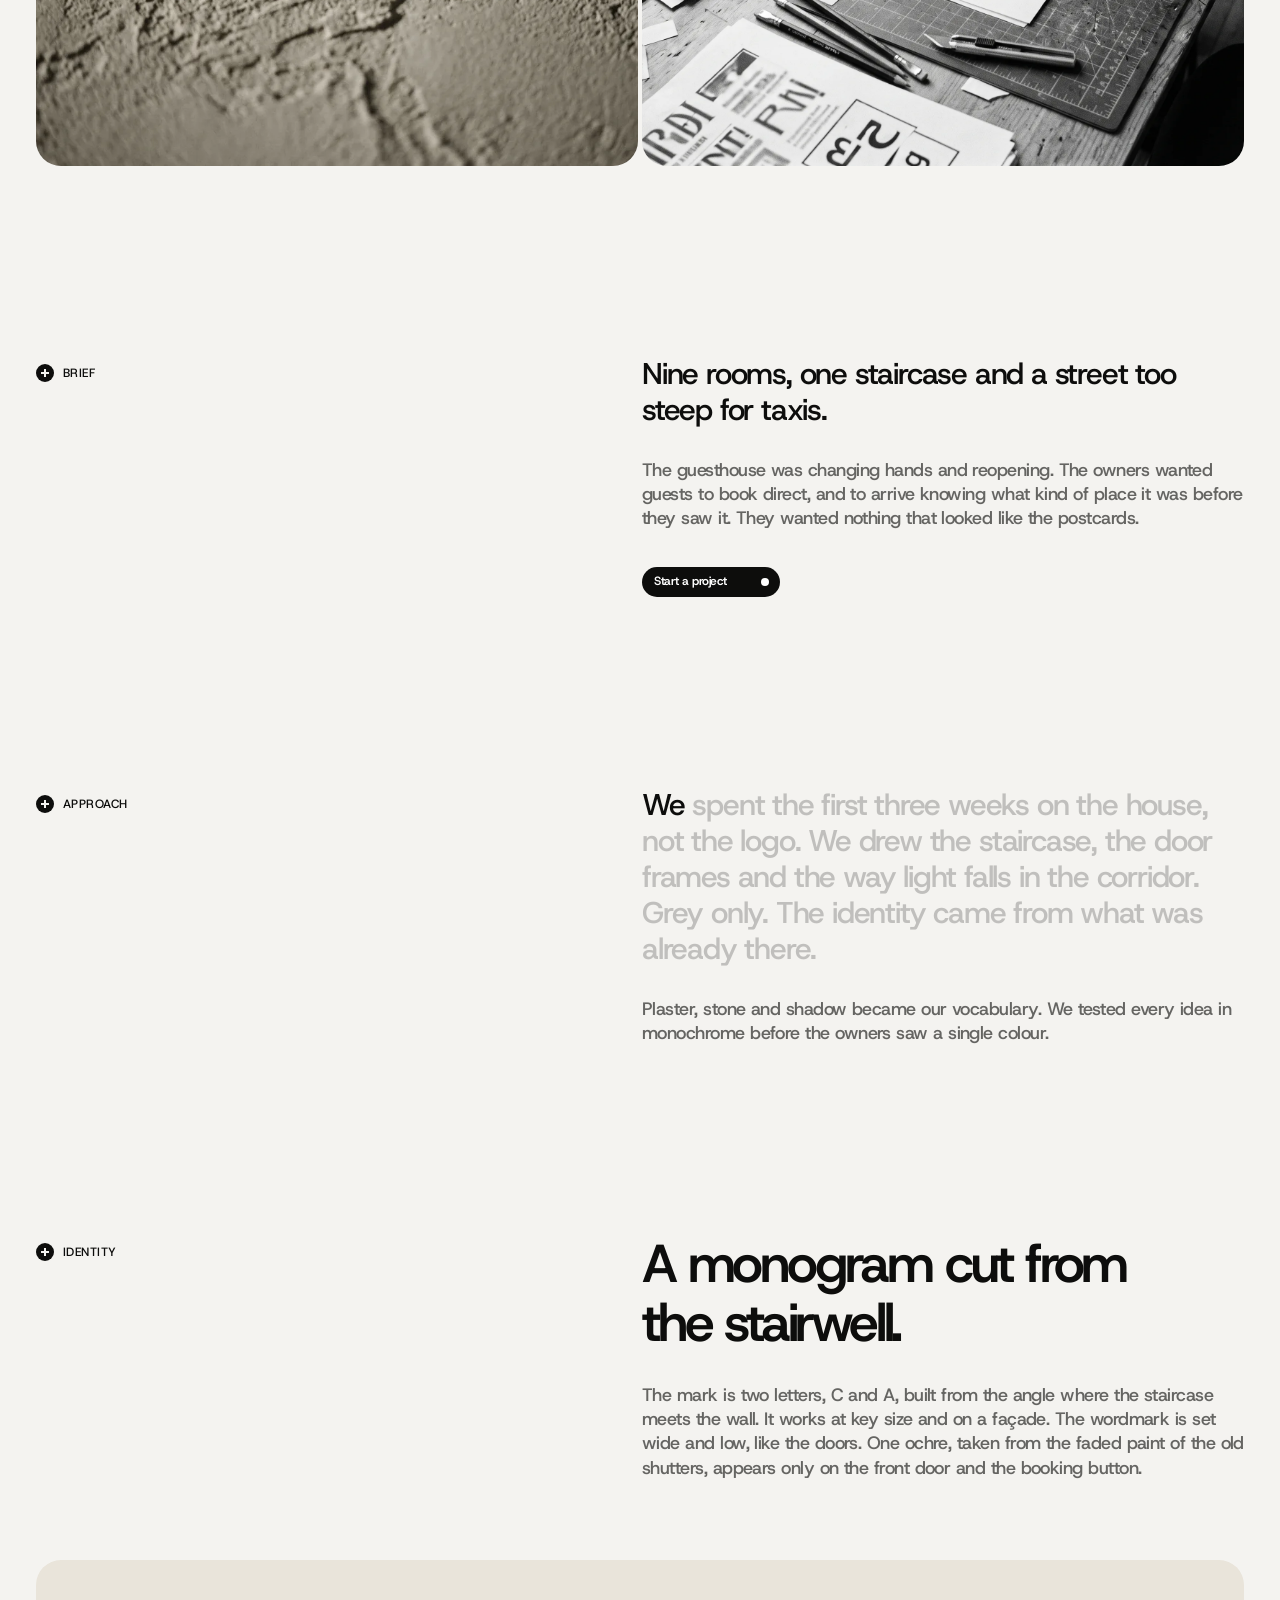
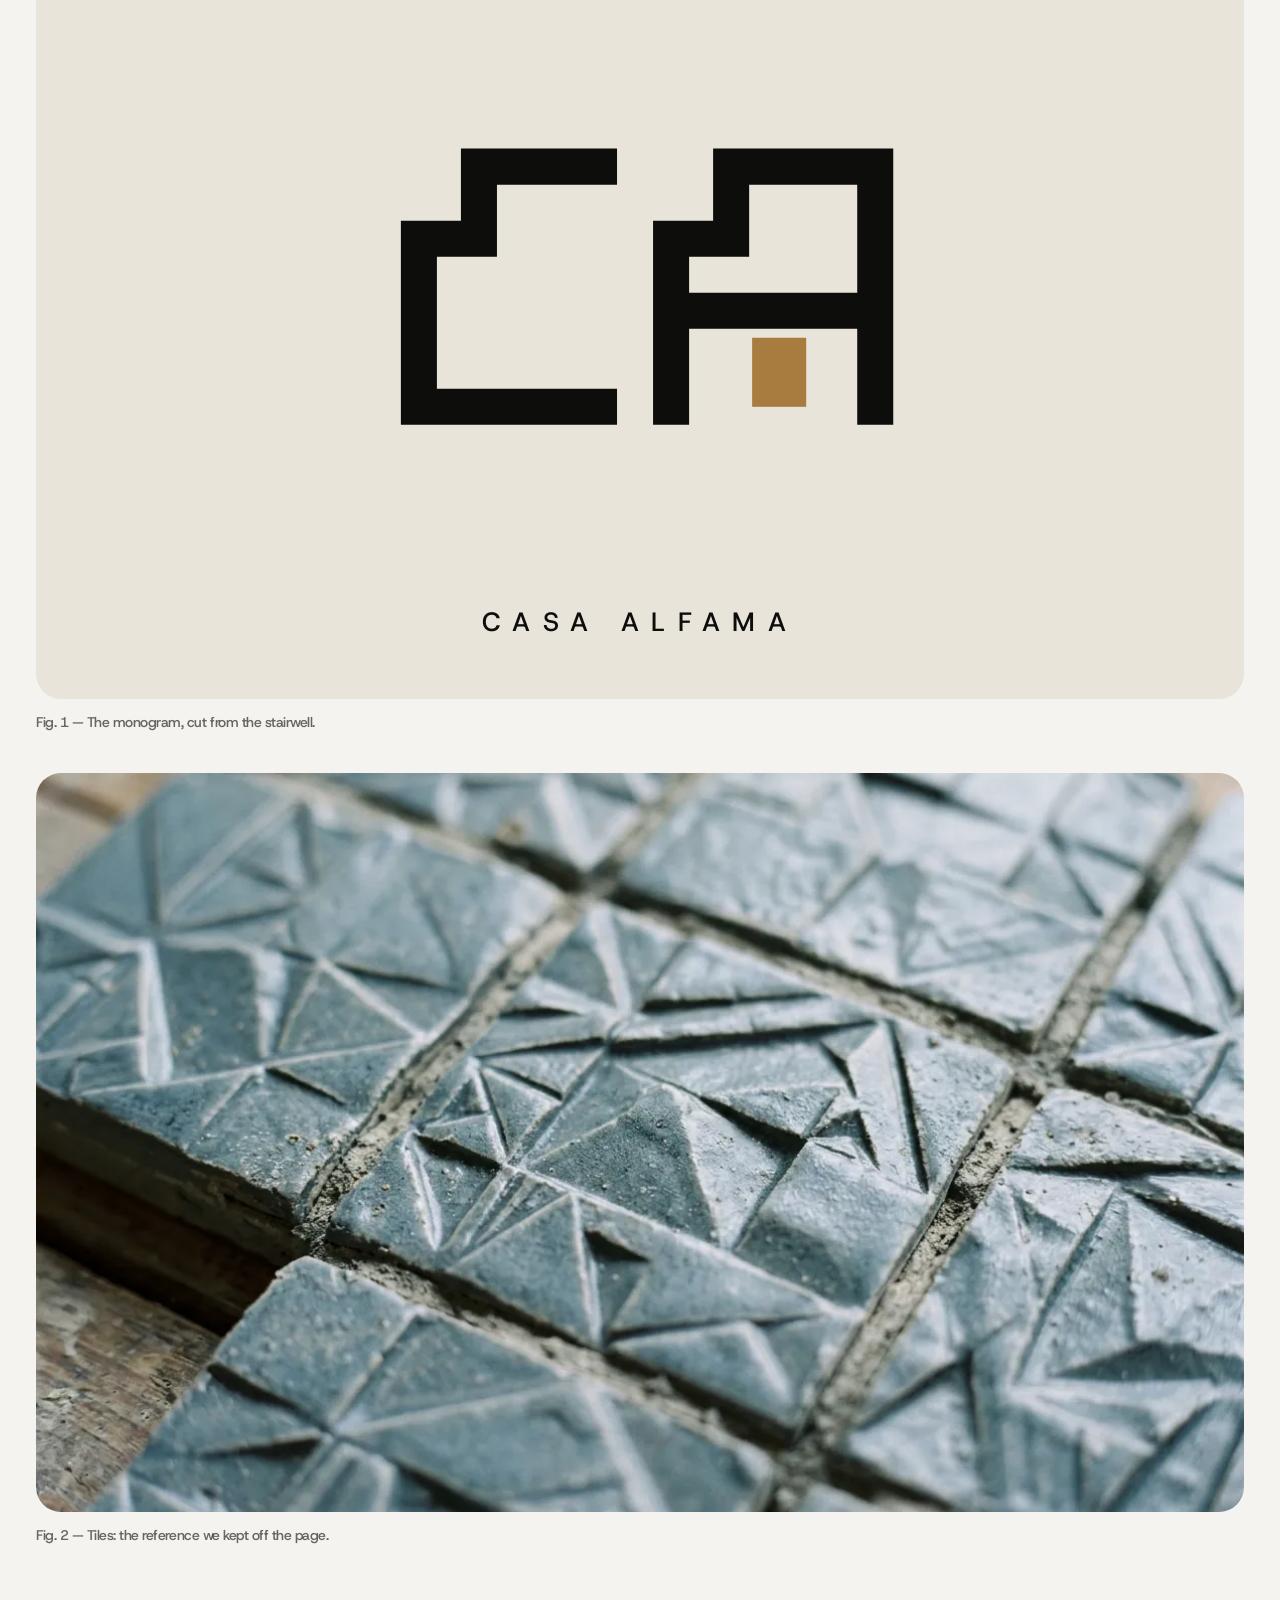
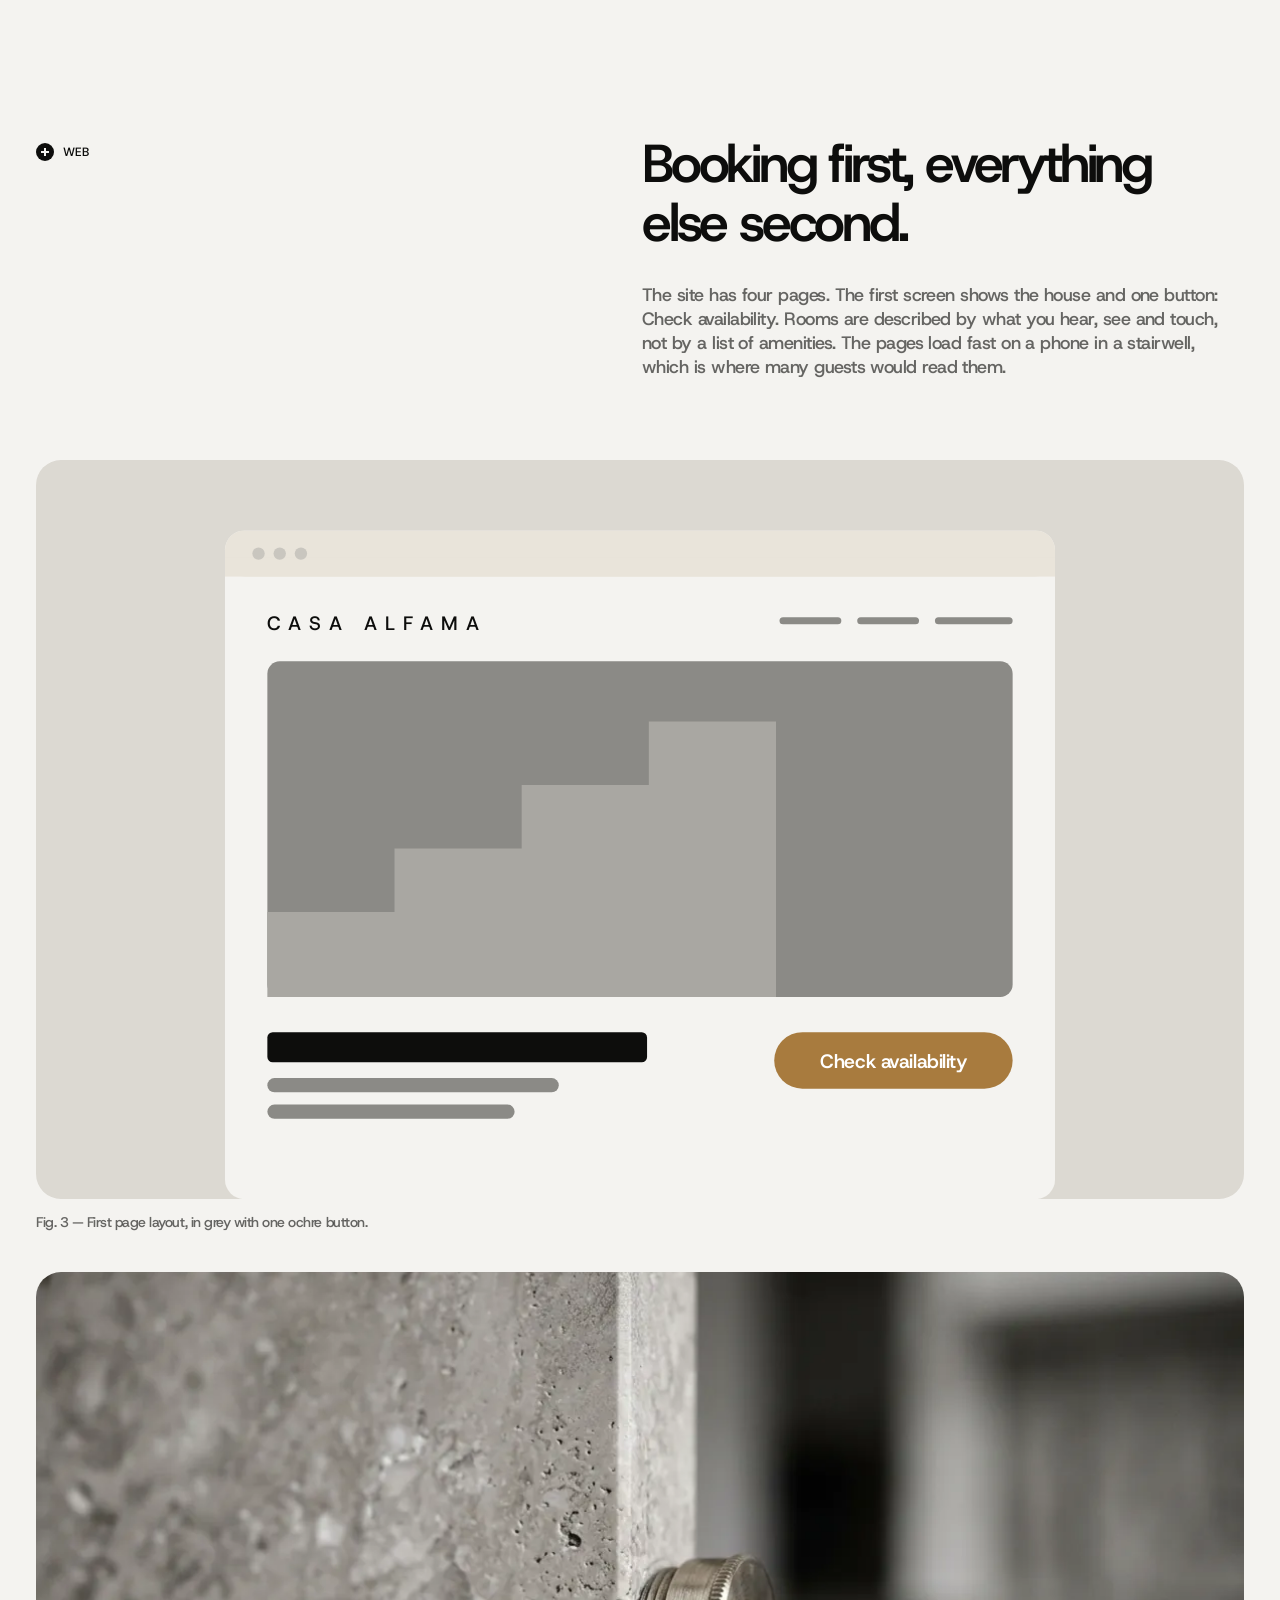
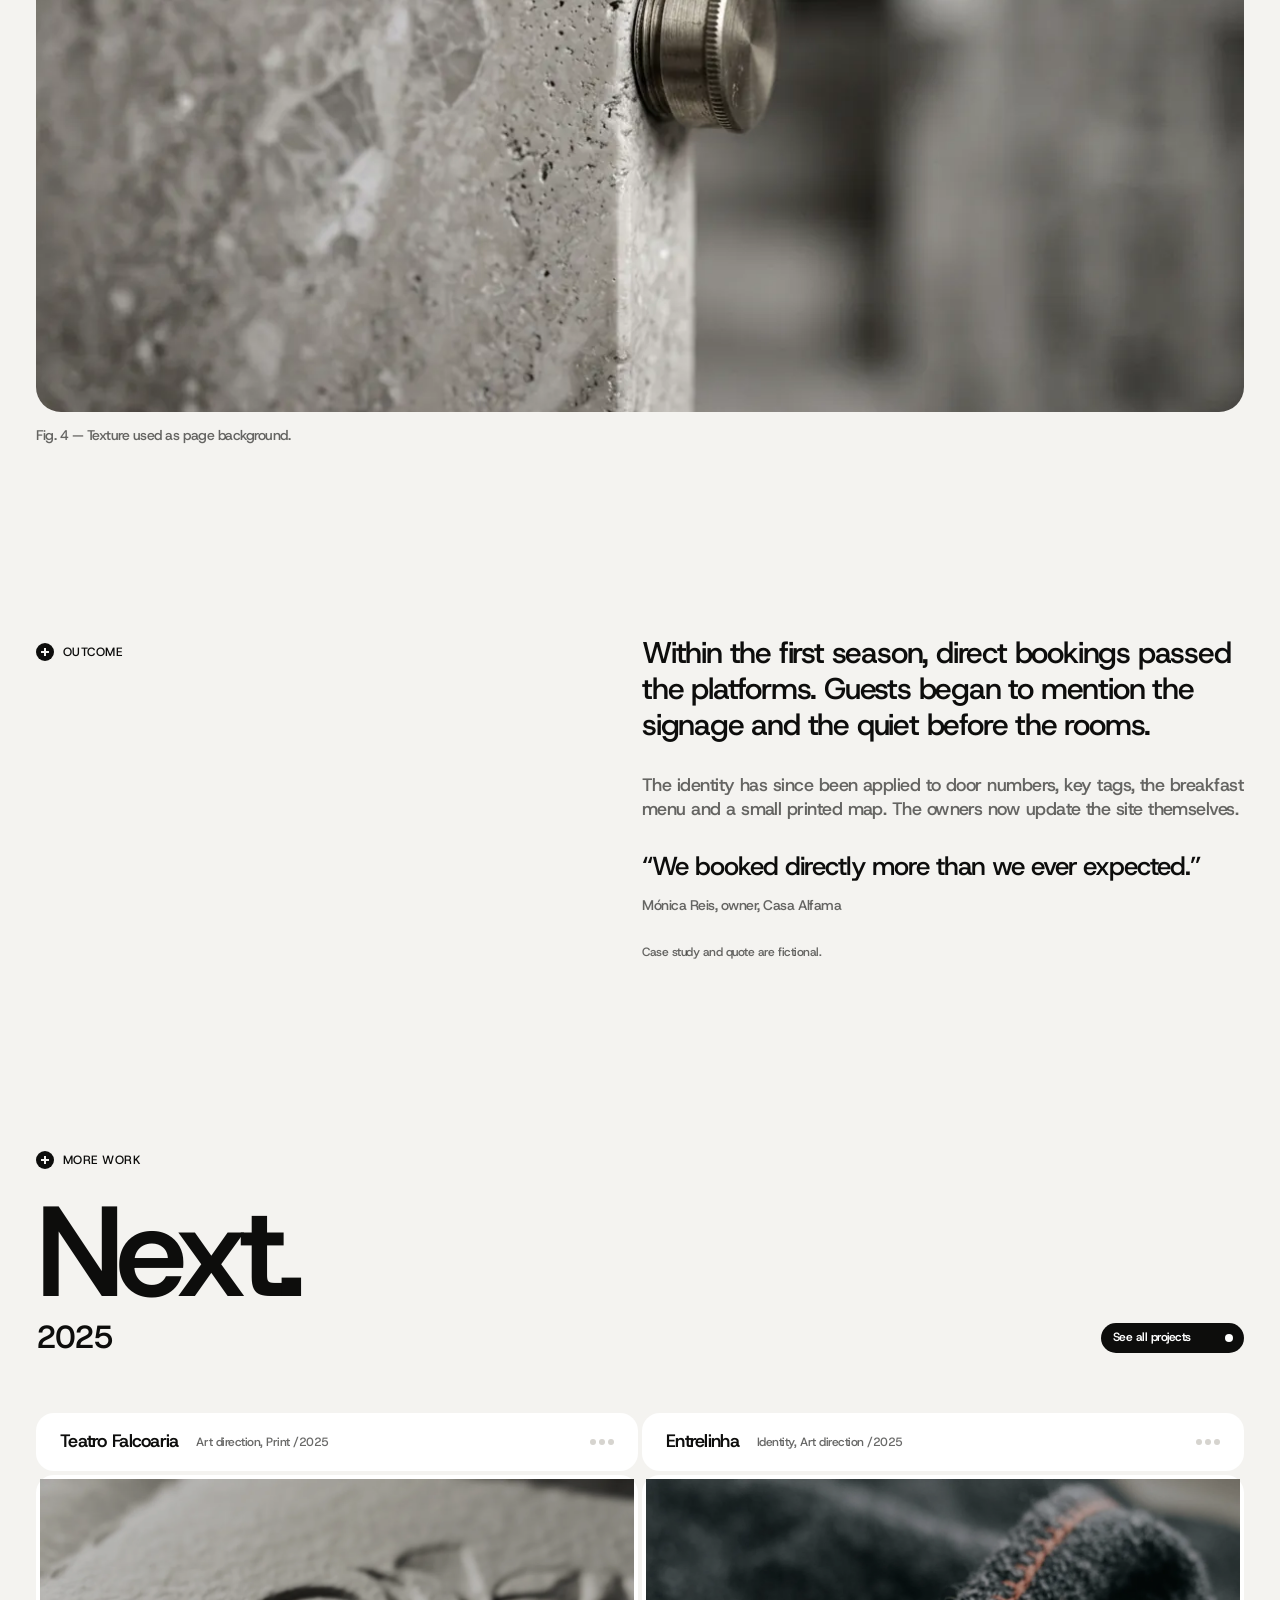
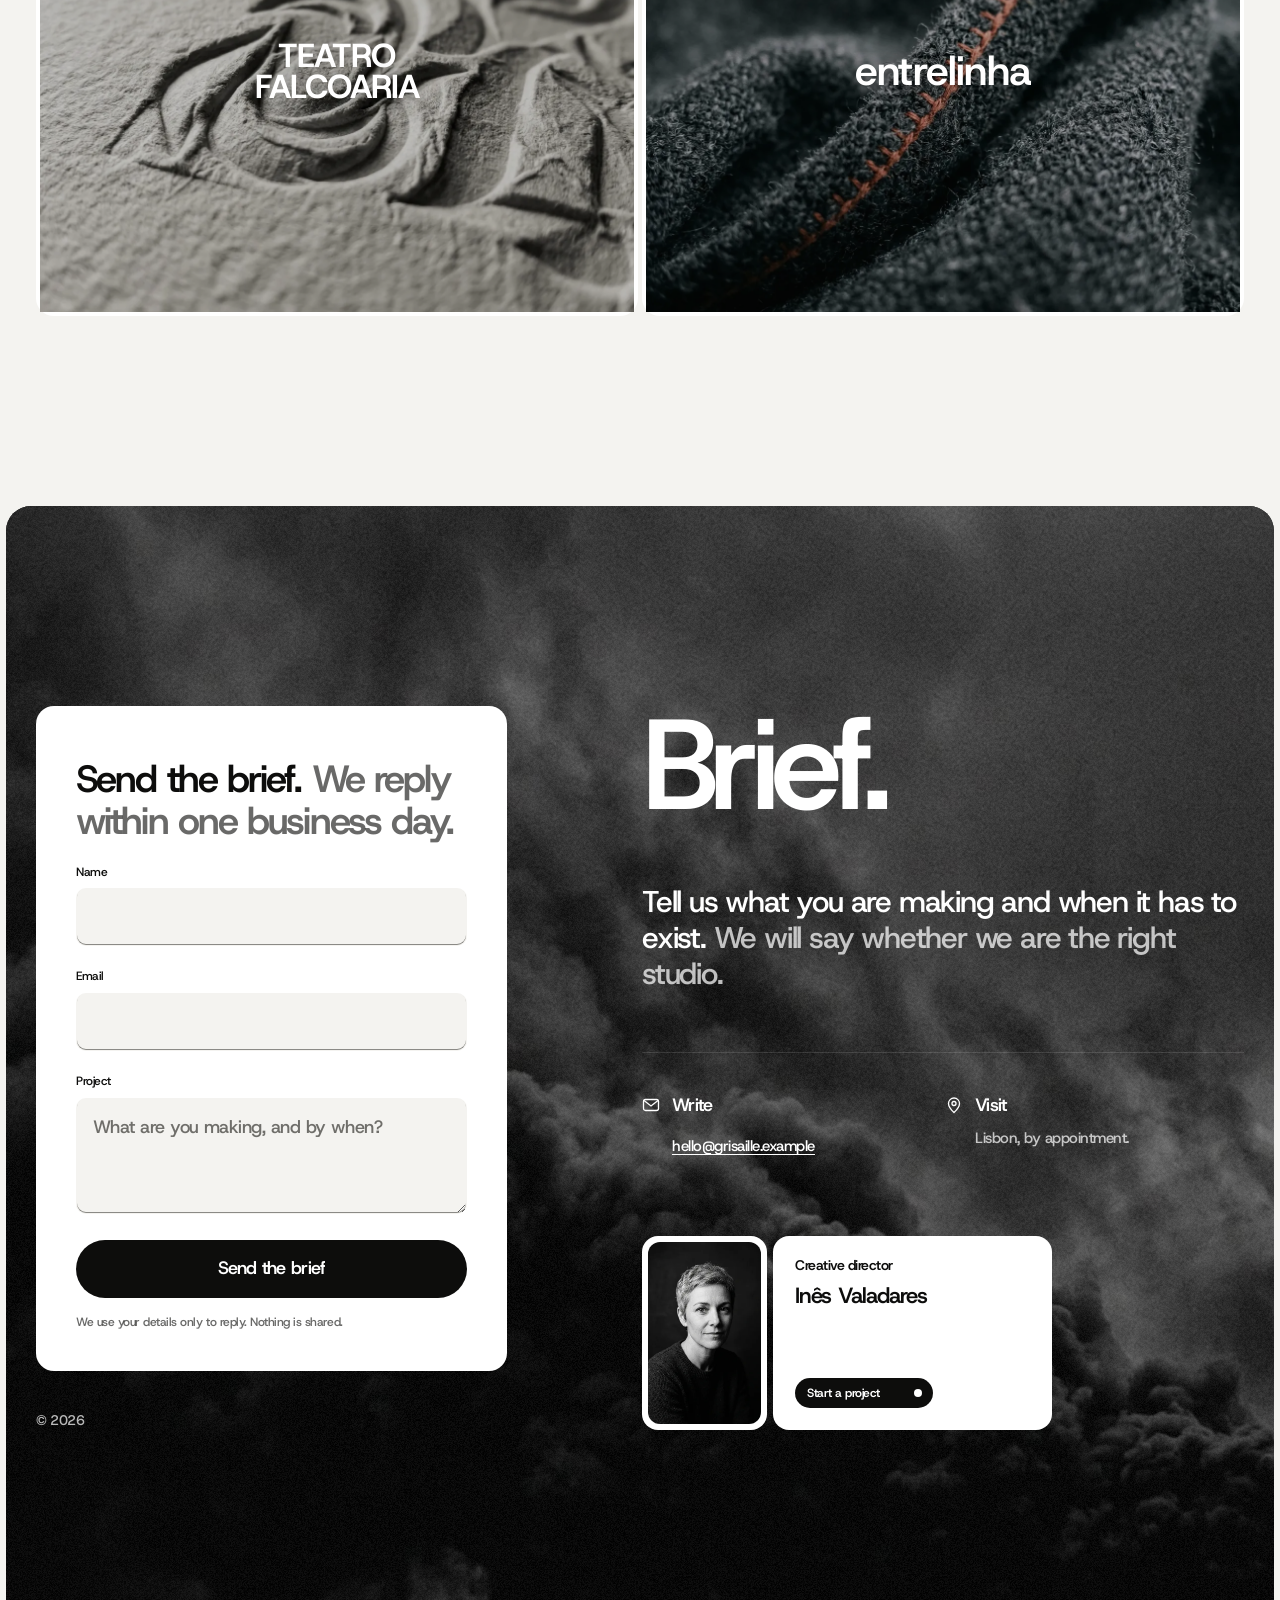
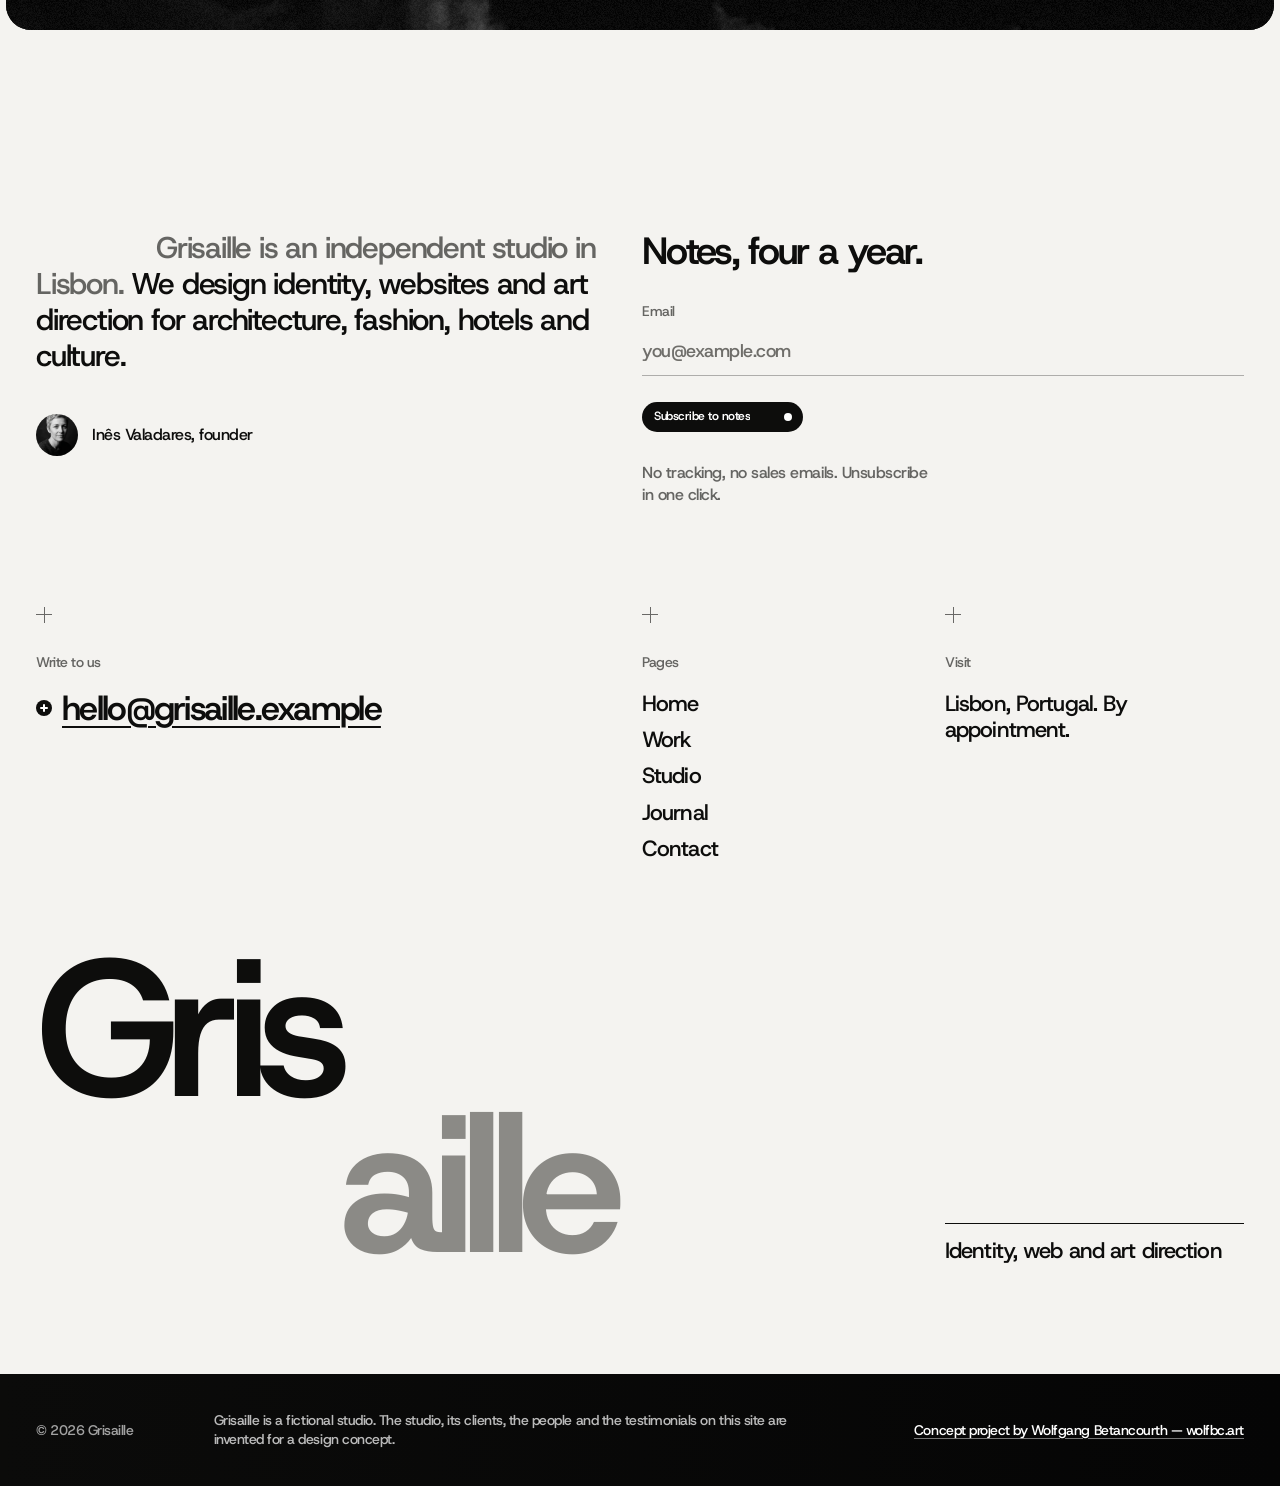
<file: projects/casa-alfama/index.html>
<!doctype html>
<html lang="en">
<head>
<meta charset="utf-8">
<meta name="viewport" content="width=device-width, initial-scale=1">
<title>Casa Alfama — Case study, Grisaille</title>
<meta name="description" content="How Grisaille designed the identity and website for Casa Alfama, a nine-room guesthouse in Lisbon. A fictional case study.">
<meta property="og:type" content="website">
<meta property="og:title" content="Casa Alfama — Grisaille">
<meta property="og:description" content="A guesthouse that sounds like its street. Identity and web.">
<meta property="og:image" content="https://grisaille.wolfbc.art/assets/og.jpg">
<meta property="og:url" content="https://grisaille.wolfbc.art/projects/casa-alfama/">
<meta name="twitter:card" content="summary_large_image">
<meta name="theme-color" content="#f4f3f0">
<link rel="icon" href="../../assets/favicon.svg" type="image/svg+xml">
<link rel="preconnect" href="https://fonts.googleapis.com">
<link rel="preconnect" href="https://fonts.gstatic.com" crossorigin>
<link rel="stylesheet" href="https://fonts.googleapis.com/css2?family=Host+Grotesk:ital,wght@0,400;0,500;0,600;0,700;1,400;1,500&amp;display=swap">
<link rel="stylesheet" href="../../css/site.css">
<script>(function(r){r.classList.add('js');try{if(!sessionStorage.getItem('grisaille-seen')&&!matchMedia('(prefers-reduced-motion: reduce)').matches){r.classList.add('is-preloading')}}catch(e){}})(document.documentElement)</script>
</head>
<body>
<a class="skip-link" href="#main">Skip to content</a>
<div class="preloader" aria-hidden="true"><p><span style="--i:0">G</span><span style="--i:1">r</span><span style="--i:2">i</span><span style="--i:3">s</span><span style="--i:4">a</span><span style="--i:5">i</span><span style="--i:6">l</span><span style="--i:7">l</span><span style="--i:8">e</span></p></div>
<header class="site-header">
  <nav class="site-nav" aria-label="Main">
    <a class="logo" href="../../" aria-label="Grisaille, home"><svg viewBox="0 0 20 20" aria-hidden="true" focusable="false"><path d="M10 0a10 10 0 0 0 0 20z" fill="#4a4946"/><path d="M10 20a10 10 0 0 0 10-10H10z" fill="#a9a7a2"/></svg><p aria-hidden="true">Grisaille</p></a>
    <a href="../../projects/" aria-current="page">Work<sup>6</sup></a>
    <a href="../../studio/">Studio</a>
    <a href="../../#journal">Journal</a>
    <a href="../../contact/">Contact</a>
    <button class="burger" type="button" aria-expanded="false" aria-controls="menu" aria-label="Open menu"><span></span><span></span></button>
  </nav>
</header>
<div class="menu-scrim" aria-hidden="true"></div>
<nav id="menu" class="menu" aria-label="Menu" aria-hidden="true">
  <ul class="menu__links">
    <li><a href="../../">Home</a></li>
    <li><a href="../../projects/">Work</a></li>
    <li><a href="../../studio/">Studio</a></li>
    <li><a href="../../#journal">Journal</a></li>
    <li><a href="../../contact/">Contact</a></li>
  </ul>
  <div class="menu__foot">
    <div>
      <p class="small">Write to us</p>
      <a class="mail" href="mailto:hello@grisaille.example"><i class="ico-plus" aria-hidden="true"></i><span>hello@grisaille.example</span></a>
    </div>
    <p class="small">Lisbon, Portugal. By appointment.</p>
    <p class="small">© 2026 Grisaille</p>
  </div>
</nav>

<main id="main" class="page">
  <section class="wrap" aria-labelledby="page-title">
    <h1 class="page-title" id="page-title">Casa Alfama.</h1>
    <div class="g4 sec-row" style="margin-top:120px">
      <p class="label">The project</p>
      <p class="c34 lead-m indent">Casa Alfama is a nine-room guesthouse in a 19th-century house in Alfama, Lisbon. Its owners wanted a name, a look and a website that would not lean on tiles and fado. We drew it in grey, then added one colour.</p>
    </div>
    <dl class="facts" style="margin-top:100px">
      <div><dt>Year</dt><dd>2026</dd></div>
      <div><dt>Sector</dt><dd>Hospitality</dd></div>
      <div><dt>Scope</dt><dd>Identity<span class="sl">/</span>Web<span class="sl">/</span>Signage</dd></div>
      <div><dt>Timeline</dt><dd>Eleven weeks</dd></div>
    </dl>
    <p class="micro facts__note">Fictional client.</p>
  </section>

  <section class="wrap" aria-label="Images">
    <div class="pair">
      <img src="../../assets/projects/p-01.webp" width="1200" height="875" alt="Close view of hand-troweled lime plaster in warm grey.">
      <img src="../../assets/studio-table.webp" width="2400" height="1340" loading="lazy" alt="The studio table in black and white: printed proofs for Casa Alfama laid out on a cutting mat, with two hands arranging the pages.">
    </div>
  </section>

  <section class="wrap g4 sec-row" aria-labelledby="brief-h">
    <p class="label" id="brief-h">Brief</p>
    <div class="c34">
      <p class="lead-l">Nine rooms, one staircase and a street too steep for taxis.</p>
      <p class="body-l">The guesthouse was changing hands and reopening. The owners wanted guests to book direct, and to arrive knowing what kind of place it was before they saw it. They wanted nothing that looked like the postcards.</p>
      <a class="pill pill--s" href="../../contact/"><span class="pill__roll"><span>Start a project</span><span aria-hidden="true">Start a project</span></span></a>
    </div>
  </section>

  <section class="wrap g4 sec-row" aria-labelledby="appr-h">
    <p class="label" id="appr-h">Approach</p>
    <div class="c34">
      <p class="lead-l wordfill">We spent the first three weeks on the house, not the logo. We drew the staircase, the door frames and the way light falls in the corridor. Grey only. The identity came from what was already there.</p>
      <p class="body-l">Plaster, stone and shadow became our vocabulary. We tested every idea in monochrome before the owners saw a single colour.</p>
    </div>
  </section>

  <section class="wrap" aria-labelledby="id-h">
    <div class="g4 sec-row">
      <p class="label">Identity</p>
      <div class="c34">
        <h2 class="statement" id="id-h">A monogram cut from the stairwell.</h2>
        <p class="body-l">The mark is two letters, C and A, built from the angle where the staircase meets the wall. It works at key size and on a façade. The wordmark is set wide and low, like the doors. One ochre, taken from the faded paint of the old shutters, appears only on the front door and the booking button.</p>
      </div>
    </div>
    <div class="gallery">
      <figure><svg class="plate" viewBox="0 0 1368 837" role="img" aria-labelledby="ca-mono"><title id="ca-mono">The Casa Alfama monogram: a C and an A drawn as steps, in ink on plaster, with an ochre door in the A.</title><rect width="1368" height="837" fill="#e9e4da"/><g transform="translate(284 98) scale(3.4)"><path d="M104 40H64V64H44V120H104M128 120V64H148V40H196V120M128 88H196" fill="none" stroke="#0d0d0c" stroke-width="12" stroke-linecap="square"/><rect x="155" y="97" width="18" height="23" fill="#a87b3e"/></g><text x="684" y="760" text-anchor="middle" font-size="30" font-weight="500" letter-spacing="14" fill="#0d0d0c">CASA ALFAMA</text></svg><figcaption>Fig. 1 — The monogram, cut from the stairwell.</figcaption></figure>
      <figure><img src="../../assets/projects/p-06.webp" width="1200" height="875" loading="lazy" alt="Grey-blue glazed tiles with faceted relief, laid in a grid and seen at an angle."><figcaption>Fig. 2 — Tiles: the reference we kept off the page.</figcaption></figure>
    </div>
  </section>

  <section class="wrap" aria-labelledby="web-h">
    <div class="g4 sec-row">
      <p class="label">Web</p>
      <div class="c34">
        <h2 class="statement" id="web-h">Booking first, everything else second.</h2>
        <p class="body-l">The site has four pages. The first screen shows the house and one button: Check availability. Rooms are described by what you hear, see and touch, not by a list of amenities. The pages load fast on a phone in a stairwell, which is where many guests would read them.</p>
      </div>
    </div>
    <div class="gallery">
      <figure><svg class="plate" viewBox="0 0 1368 837" role="img" aria-labelledby="ca-web"><title id="ca-web">The Casa Alfama home page drawn in grey: the house, the name set wide and low, and one ochre button, Check availability.</title><rect width="1368" height="837" fill="#dcd9d2"/><rect x="214" y="80" width="940" height="757" rx="22" fill="#f4f3f0"/><rect x="214" y="80" width="940" height="52" rx="22" fill="#e9e4da"/><rect x="214" y="110" width="940" height="22" fill="#e9e4da"/><circle cx="252" cy="106" r="7" fill="#c9c6bf"/><circle cx="276" cy="106" r="7" fill="#c9c6bf"/><circle cx="300" cy="106" r="7" fill="#c9c6bf"/><text x="262" y="192" font-size="22" font-weight="500" letter-spacing="9" fill="#0d0d0c">CASA ALFAMA</text><rect x="842" y="178" width="70" height="8" rx="4" fill="#8b8a86"/><rect x="930" y="178" width="70" height="8" rx="4" fill="#8b8a86"/><rect x="1018" y="178" width="88" height="8" rx="4" fill="#8b8a86"/><rect x="262" y="228" width="844" height="380" rx="14" fill="#8b8a86"/><path d="M262 608V512H406V440H550V368H694V296H838V608Z" fill="#a9a7a2"/><rect x="262" y="648" width="430" height="34" rx="6" fill="#0d0d0c"/><rect x="262" y="700" width="330" height="16" rx="8" fill="#8b8a86"/><rect x="262" y="730" width="280" height="16" rx="8" fill="#8b8a86"/><rect x="836" y="648" width="270" height="64" rx="32" fill="#a87b3e"/><text x="971" y="688" text-anchor="middle" font-size="22" font-weight="600" fill="#ffffff">Check availability</text></svg><figcaption>Fig. 3 — First page layout, in grey with one ochre button.</figcaption></figure>
      <figure><img src="../../assets/projects/p-02.webp" width="1200" height="875" loading="lazy" alt="A stone-grey concrete wall with a small brass door stop, a dim room out of focus beyond."><figcaption>Fig. 4 — Texture used as page background.</figcaption></figure>
    </div>
  </section>

  <section class="wrap g4 sec-row" aria-labelledby="out-h">
    <p class="label" id="out-h">Outcome</p>
    <div class="c34">
      <p class="lead-l">Within the first season, direct bookings passed the platforms. Guests began to mention the signage and the quiet before the rooms.</p>
      <p class="body-l">The identity has since been applied to door numbers, key tags, the breakfast menu and a small printed map. The owners now update the site themselves.</p>
      <figure class="case-quote">
        <blockquote><p>“We booked directly more than we ever expected.”</p></blockquote>
        <figcaption>Mónica Reis, owner, Casa Alfama</figcaption>
      </figure>
      <p class="micro">Case study and quote are fictional.</p>
    </div>
  </section>

  <section class="wrap" aria-labelledby="next-h">
    <p class="label">More work</p>
    <div class="next-head">
      <div>
        <h2 class="display" id="next-h">Next.</h2>
        <p class="year">2025</p>
      </div>
      <a class="pill pill--s" href="../../projects/"><span class="pill__roll"><span>See all projects</span><span aria-hidden="true">See all projects</span></span></a>
    </div>
    <div class="proj-grid" style="margin-top:60px">
      <article class="proj" aria-label="Teatro Falcoaria, Art direction, Print, 2025. Case study in preparation.">
        <span class="proj__head"><span class="proj__name">Teatro Falcoaria</span><span class="proj__meta">Art direction, Print /2025</span><span class="proj__dots" aria-hidden="true"><i></i><i></i><i></i></span></span>
        <span class="proj__media"><span class="proj__frame"><img src="../../assets/projects/p-04.webp" width="1200" height="875" loading="lazy" alt="Blind-embossed paper with a swirling ornament raised in white relief."></span>
          <span class="proj__mark" aria-hidden="true"><b class="cm-8">Teatro<br>Falcoaria</b><span class="proj__hover">Case study in preparation</span></span></span>
      </article>
      <article class="proj" aria-label="Entrelinha, Identity, Art direction, 2025. Case study in preparation.">
        <span class="proj__head"><span class="proj__name">Entrelinha</span><span class="proj__meta">Identity, Art direction /2025</span><span class="proj__dots" aria-hidden="true"><i></i><i></i><i></i></span></span>
        <span class="proj__media"><span class="proj__frame"><img src="../../assets/projects/p-03.webp" width="1200" height="875" loading="lazy" alt="Charcoal boiled wool folded close, its edge finished with a rust-coloured blanket stitch."></span>
          <span class="proj__mark" aria-hidden="true"><b class="cm-3">Entrelinha</b><span class="proj__hover">Case study in preparation</span></span></span>
      </article>
    </div>
  </section>

  <section class="panel-sec contact-panel on-dark" aria-labelledby="brief-title">
    <div class="panel-bg grain" aria-hidden="true">
      <img class="smoke-media" src="../../assets/contact-smoke.jpg" width="1920" height="1072" loading="lazy" alt="">
      <span class="veil"></span>
    </div>
    <div class="wrap g4">
      <div class="contact-panel__left">
        <div class="brief-card">
          <h3>Send the brief. <span class="mute">We reply within one business day.</span></h3>
          <form data-brief novalidate>
            <div class="field" data-check="name">
              <label for="pb-name">Name</label>
              <input class="input" id="pb-name" name="name" type="text" autocomplete="name" aria-describedby="pb-name-err">
              <p class="field__err" id="pb-name-err"></p>
            </div>
            <div class="field" data-check="email">
              <label for="pb-email">Email</label>
              <input class="input" id="pb-email" name="email" type="email" autocomplete="email" inputmode="email" aria-describedby="pb-email-err">
              <p class="field__err" id="pb-email-err"></p>
            </div>
            <div class="field" data-check="message">
              <label for="pb-msg">Project</label>
              <textarea class="input" id="pb-msg" name="project" placeholder="What are you making, and by when?" aria-describedby="pb-msg-err"></textarea>
              <p class="field__err" id="pb-msg-err"></p>
            </div>
            <p class="form-error" role="alert"></p>
            <button class="pill pill--block" type="submit"><span class="pill__roll"><span>Send the brief</span><span aria-hidden="true">Send the brief</span></span></button>
            <p class="form-legal">We use your details only to reply. Nothing is shared.</p>
          </form>
          <div class="form-done" hidden>
            <h3>Brief sent.</h3>
            <p>Thanks — we'll reply within one business day.</p>
            <p>While you wait, see the work.</p>
            <a class="pill" href="../../projects/"><span class="pill__roll"><span>See all projects</span><span aria-hidden="true">See all projects</span></span></a>
          </div>
          <p class="visually-hidden" aria-live="polite" data-live></p>
        </div>
        <p class="contact-panel__copy">© 2026</p>
      </div>
      <div class="contact-panel__right">
        <h2 class="display" id="brief-title">Brief.</h2>
        <p class="lead-l"><b>Tell us what you are making and when it has to exist.</b> We will say whether we are the right studio.</p>
        <div class="contact-panel__blocks">
          <div class="cblock">
            <h3><svg viewBox="0 0 18 18" aria-hidden="true" focusable="false"><rect x="1.5" y="3.5" width="15" height="11" rx="2" fill="none" stroke="currentColor" stroke-width="1.3"/><path d="M2 4.5l7 5.5 7-5.5" fill="none" stroke="currentColor" stroke-width="1.3"/></svg>Write</h3>
            <p><a href="mailto:hello@grisaille.example">hello@grisaille.example</a></p>
          </div>
          <div class="cblock">
            <h3><svg viewBox="0 0 18 18" aria-hidden="true" focusable="false"><path d="M9 16.5s5.5-5 5.5-9a5.5 5.5 0 0 0-11 0c0 4 5.5 9 5.5 9z" fill="none" stroke="currentColor" stroke-width="1.3"/><circle cx="9" cy="7.5" r="2" fill="none" stroke="currentColor" stroke-width="1.3"/></svg>Visit</h3>
            <p>Lisbon, by appointment.</p>
          </div>
        </div>
        <div class="contact-panel__person">
          <a class="person person--panel" href="../../contact/">
        <span class="person__photo"><img src="../../assets/team/t-01.webp" width="444" height="716" loading="lazy" alt="Black-and-white portrait of Inês Valadares, founder and creative director, on a dark background."></span>
        <span class="person__info">
          <span class="person__role">Creative director</span>
          
          <span class="person__name">Inês Valadares</span>
          <span class="pill pill--s"><span class="pill__roll"><span>Start a project</span><span aria-hidden="true">Start a project</span></span></span>
        </span>
      </a>
        </div>
      </div>
    </div>
  </section>

</main>

<footer class="site-footer">
  <div class="wrap">
    <div class="g4 foot__top">
      <div class="foot__statement">
        <p class="lead-l">Grisaille is an independent studio in Lisbon. <b>We design identity, websites and art direction for architecture, fashion, hotels and culture.</b></p>
        <p class="foot__sig"><img src="../../assets/team/t-01.webp" width="444" height="716" loading="lazy" alt="">Inês Valadares, founder</p>
      </div>
      <div class="foot__news">
        <p class="foot__news-title">Notes, four a year.</p>
        <form class="news-form" data-news novalidate>
          <div class="uline">
            <label for="news-email">Email</label>
            <input id="news-email" name="email" type="email" autocomplete="email" inputmode="email" placeholder="you@example.com" aria-describedby="news-err">
          </div>
          <p class="field__err" id="news-err" role="alert"></p>
          <button class="pill pill--s" type="submit"><span class="pill__roll"><span>Subscribe to notes</span><span aria-hidden="true">Subscribe to notes</span></span></button>
        </form>
        <p class="news-form__ok" role="status" hidden></p>
        <p class="body news-form__help">No tracking, no sales emails. Unsubscribe in one click.</p>
      </div>
    </div>
    <div class="marks foot__marks" aria-hidden="true"><i></i><i></i><i></i><i></i></div>
    <div class="g4 foot__links">
      <div class="foot__mail">
        <p class="small">Write to us</p>
        <a class="mail" href="mailto:hello@grisaille.example"><i class="ico-plus" aria-hidden="true"></i><span>hello@grisaille.example</span></a>
      </div>
      <div class="foot__cols">
      <nav aria-label="Footer">
        <p class="small">Pages</p>
        <ul class="foot__nav">
          <li><a href="../../">Home</a></li>
          <li><a href="../../projects/">Work</a></li>
          <li><a href="../../studio/">Studio</a></li>
          <li><a href="../../#journal">Journal</a></li>
          <li><a href="../../contact/">Contact</a></li>
        </ul>
      </nav>
      <div>
        <p class="small">Visit</p>
        <p class="foot__visit">Lisbon, Portugal. By appointment.</p>
      </div>
      </div>
    </div>
    <div class="g4 foot__mark">
      <p class="foot__word" aria-hidden="true"><span>Gris</span><span>aille</span></p>
      <p class="foot__desc">Identity, web and art direction</p>
    </div>
  </div>
  <div class="foot__bar">
    <div class="wrap">
      <p class="copy">© 2026 Grisaille</p>
      <p class="legal">Grisaille is a fictional studio. The studio, its clients, the people and the testimonials on this site are invented for a design concept.</p>
      <a href="https://wolfbc.art">Concept project by Wolfgang Betancourth — wolfbc.art</a>
    </div>
  </div>
</footer>
<div class="blur-band" aria-hidden="true"><i></i><i></i><i></i></div>
<script src="../../js/site.js" defer></script>
</body>
</html>
</file>
<file: css/site.css>
/* Grisaille — concept site. One stylesheet, no build step. */

:root {
  /* colour */
  --paper: #f4f3f0;
  --card: #ffffff;
  --mid: #8b8a86;
  --ink: #0d0d0c;
  --ink-80: rgba(13, 13, 12, .8);
  --ink-60: rgba(13, 13, 12, .62);
  --ink-10: rgba(13, 13, 12, .1);
  --panel: #0b0b0a;
  --plaster: #e9e4da;
  --white: #ffffff;
  --white-70: rgba(255, 255, 255, .72);
  --white-60: rgba(255, 255, 255, .62);
  --white-12: rgba(255, 255, 255, .12);
  --white-04: rgba(255, 255, 255, .04);

  /* type */
  --font: "Host Grotesk", ui-sans-serif, system-ui, sans-serif;
  --fs-wordmark: clamp(84px, 15.2vw, 240px);
  --fs-display: clamp(62px, 10vw, 160px);
  --fs-h1: clamp(64px, 10.28vw, 164px);
  --fs-statement: clamp(32px, 4.17vw, 64px);
  --fs-figure: clamp(40px, 5.9vw, 92px);
  --fs-year: clamp(23px, 2.5vw, 38px);
  --fs-lead-l: 30px;
  --fs-lead-m: 22px;

  /* layout */
  --pad-x: 36px;
  --gap: 4px;
  --section-gap: 190px;
  --panel-inset: 6px;
  --panel-pad: 200px;

  /* radii */
  --r-panel: 25px;
  --r-card: 18px;
  --r-media: 16px;
  --r-tile: 14px;
  --r-thumb: 12px;
  --r-input: 10px;
  --r-pill: 50px;

  /* motion */
  --ease-out: cubic-bezier(.16, 1, .3, 1);
  --ease-io: cubic-bezier(.76, 0, .24, 1);
  --ease-link: cubic-bezier(.44, 0, .56, 1);
}

@media (max-width: 809px) {
  :root {
    --pad-x: 20px;
    --section-gap: 50px;
    --panel-inset: 2px;
    --panel-pad: 50px;
    --fs-display: clamp(44px, 16vw, 62px);
    --fs-h1: clamp(46px, 16.4vw, 64px);
    --fs-statement: clamp(28px, 8.2vw, 32px);
    --fs-lead-l: 24px;
    --fs-lead-m: 18px;
  }
}

/* ---------- base ---------- */
*, *::before, *::after { box-sizing: border-box; }
html { -webkit-text-size-adjust: 100%; text-size-adjust: 100%; scroll-padding-top: 80px; scrollbar-color: var(--mid) var(--paper); }
body {
  margin: 0;
  background: var(--paper);
  color: var(--ink);
  font-family: var(--font);
  font-size: 16px;
  font-weight: 500;
  line-height: 1.4;
  letter-spacing: -0.03em;
  -webkit-font-smoothing: antialiased;
  -moz-osx-font-smoothing: grayscale;
  overflow-x: clip;
}
img, video, svg { display: block; max-width: 100%; }
img { height: auto; }
h1, h2, h3, h4, p, ol, ul, figure, blockquote, dl, dd { margin: 0; }
ol, ul { padding: 0; list-style: none; }
a { color: inherit; text-decoration: none; }
button, input, textarea, select { font: inherit; color: inherit; letter-spacing: inherit; }
button { cursor: pointer; background: none; border: 0; padding: 0; }
::selection { background: var(--ink); color: var(--plaster); }
:focus { outline: none; }
:focus-visible { outline: 2px solid var(--ink); outline-offset: 3px; border-radius: 4px; }
.on-dark :focus-visible { outline-color: var(--white); }
.visually-hidden {
  position: absolute !important; width: 1px; height: 1px; padding: 0; margin: -1px;
  overflow: hidden; clip: rect(0 0 0 0); white-space: nowrap; border: 0;
}
.skip-link {
  position: fixed; top: 10px; left: 10px; z-index: 400;
  padding: 12px 18px; border-radius: var(--r-pill);
  background: var(--ink); color: var(--white); font-weight: 600; font-size: 14px;
  transform: translateY(-160%); transition: transform .2s var(--ease-out);
}
.skip-link:focus-visible { transform: none; outline-color: var(--ink); outline-offset: 2px; }

/* ---------- layout ---------- */
.wrap { width: 100%; max-width: 1520px; margin-inline: auto; padding-inline: var(--pad-x); }
.g4 { display: grid; grid-template-columns: repeat(4, minmax(0, 1fr)); gap: var(--gap); }
.c1 { grid-column: 1 / 2; }
.c2 { grid-column: 2 / 3; }
.c3 { grid-column: 3 / 4; }
.c4 { grid-column: 4 / 5; }
.c12 { grid-column: 1 / 3; }
.c23 { grid-column: 2 / 4; }
.c24 { grid-column: 2 / 5; }
.c34 { grid-column: 3 / 5; }
.c14 { grid-column: 1 / -1; }
main { display: flex; flex-direction: column; gap: var(--section-gap); }
main.page { padding-top: 340px; }
@media (max-width: 1199px) { main.page { padding-top: 240px; } }
@media (max-width: 809px) {
  .g4 { grid-template-columns: minmax(0, 1fr); }
  .g4 > * { grid-column: 1 / -1; }
  main.page { padding-top: 140px; }
}

/* ---------- type ---------- */
.display { font-size: var(--fs-display); line-height: .92; font-weight: 600; letter-spacing: -0.06em; }
.page-title { font-size: var(--fs-h1); line-height: .96; font-weight: 600; letter-spacing: -0.06em; }
.statement {
  font-size: var(--fs-statement); line-height: 1.1; font-weight: 600; letter-spacing: -0.06em;
  max-width: 830px;
}
.lead-l { font-size: var(--fs-lead-l); line-height: 1.2; letter-spacing: -0.04em; font-weight: 500; }
.lead-m { font-size: var(--fs-lead-m); line-height: 1.25; letter-spacing: -0.04em; font-weight: 500; }
.body-l { font-size: 18px; line-height: 1.35; letter-spacing: -0.03em; color: var(--ink-60); }
.body { font-size: 16px; line-height: 1.4; color: var(--ink-60); }
.small { font-size: 14px; line-height: 1.35; color: var(--ink-60); }
.micro { font-size: 12px; line-height: 1.3; color: var(--ink-60); }
.mute { color: var(--ink-60); }
.on-dark .mute { color: var(--white-60); }
.indent { text-indent: 4em; }
.year { font-size: var(--fs-year); line-height: 1; font-weight: 600; letter-spacing: -0.06em; margin-top: 22px; }
.brandline { font-size: 20px; line-height: 1.1; font-weight: 600; letter-spacing: -0.04em; }

/* label: dot-plus + caps text, column 1 */
.label {
  display: inline-flex; align-items: center; gap: 9px; align-self: start; justify-self: start;
  font-size: 12px; line-height: 18px; font-weight: 500; letter-spacing: .04em; text-transform: uppercase;
  color: var(--ink);
}
.label::before {
  content: ""; flex: none; width: 18px; height: 18px; border-radius: 50%;
  background:
    linear-gradient(var(--paper), var(--paper)) center / 8px 2px no-repeat,
    linear-gradient(var(--paper), var(--paper)) center / 2px 8px no-repeat,
    var(--ink);
}
.on-dark .label { color: var(--white); }
.on-dark .label::before {
  background:
    linear-gradient(var(--panel), var(--panel)) center / 8px 2px no-repeat,
    linear-gradient(var(--panel), var(--panel)) center / 2px 8px no-repeat,
    var(--white);
}

/* registration marks */
.marks { display: grid; grid-template-columns: repeat(4, minmax(0, 1fr)); gap: var(--gap); pointer-events: none; }
.marks i { width: 16px; height: 16px; position: relative; opacity: .6; }
.marks i::before, .marks i::after { content: ""; position: absolute; background: currentColor; }
.marks i::before { left: 0; right: 0; top: 7.5px; height: 1px; }
.marks i::after { top: 0; bottom: 0; left: 7.5px; width: 1px; }

/* section head: label in col 1, word in cols 2–4 */
.shead { align-items: start; }
.shead > .label { margin-top: 6px; }
.shead__word { grid-column: 2 / 4; }
.shead__word--wide { grid-column: 2 / 5; }
.shead__aside { grid-column: 4 / 5; padding-top: 64px; max-width: 300px; }
.shead__count { font-size: .26em; font-weight: 600; letter-spacing: -0.06em; color: var(--white-60); vertical-align: top; position: relative; top: .25em; margin-left: .12em; line-height: 1; }
@media (max-width: 809px) {
  .shead { gap: 18px; }
  .shead > .label { margin-top: 0; }
  .shead__aside { padding-top: 4px; max-width: none; }
  .shead__count { font-size: 18px; top: 0; }
}

/* ---------- buttons ---------- */
.pill {
  --bg: var(--ink); --fg: var(--white); --bg-h: #000;
  position: relative; display: inline-flex; align-items: center; justify-content: center; gap: 30px;
  height: 58px; padding: 0 30px; border-radius: var(--r-pill);
  background: var(--bg); color: var(--fg);
  font-size: 18px; font-weight: 600; letter-spacing: -0.04em; white-space: nowrap;
  overflow: hidden; transition: background-color .28s var(--ease-link);
}
.pill--white { --bg: var(--white); --fg: var(--ink); --bg-h: #e9e7e2; }
.pill--block { width: 100%; display: flex; }
.pill--s { height: 30px; padding: 0 11px 0 12px; font-size: 12px; gap: 34px; }
.pill--s::after { content: ""; width: 8px; height: 8px; border-radius: 50%; background: currentColor; flex: none; }
.pill__roll { position: relative; display: block; overflow: hidden; line-height: 1.3; }
.pill__roll > span { display: block; transition: transform .28s var(--ease-out); }
.pill__roll > span + span { position: absolute; inset: 0; transform: translateY(110%); }
@media (hover: hover) {
  .pill:hover, a:hover .person__info .pill { background: var(--bg-h); }
  .pill:hover .pill__roll > span:first-child, a:hover .pill .pill__roll > span:first-child { transform: translateY(-110%); }
  .pill:hover .pill__roll > span + span, a:hover .pill .pill__roll > span + span { transform: none; }
}
.pill:disabled { opacity: .6; cursor: progress; }
@media (max-width: 809px) {
  .pill--s { height: 44px; padding: 0 16px 0 18px; font-size: 13px; }
}

/* plus-in-circle icon */
.ico-plus {
  position: relative; flex: none; display: block; width: 20px; height: 20px; border-radius: 50%; background: var(--ink); color: var(--white);
  transition: transform .3s var(--ease-out);
}
.ico-plus::before, .ico-plus::after { content: ""; position: absolute; left: 50%; top: 50%; background: currentColor; border-radius: 1px; }
.ico-plus::before { width: 8px; height: 2px; margin: -1px 0 0 -4px; }
.ico-plus::after { width: 2px; height: 8px; margin: -4px 0 0 -1px; }

/* email link with dot-plus */
.mail {
  display: inline-flex; align-items: center; gap: 10px; max-width: 100%;
  font-size: clamp(20px, 6.6vw, 34px); font-weight: 600; letter-spacing: -0.05em; line-height: 1.1; padding: 4px 0;
}
.mail span { text-decoration: underline; text-decoration-thickness: 2px; text-underline-offset: 6px; overflow-wrap: anywhere; }
.mail .ico-plus { width: 16px; height: 16px; }
@media (hover: hover) { .mail:hover .ico-plus { transform: rotate(90deg); } }

/* ---------- header ---------- */
.site-header {
  position: fixed; inset: 0 0 auto; z-index: 60; height: 60px;
  background: rgba(244, 243, 240, .94);
  -webkit-backdrop-filter: blur(7px); backdrop-filter: blur(7px);
}
.logo { display: inline-flex; align-items: center; gap: 8px; font-size: 20px; font-weight: 600; letter-spacing: -0.04em; line-height: 1.1; min-height: 44px; }
.logo svg { width: 20px; height: 20px; flex: none; }
.burger { position: relative; width: 59px; height: 44px; flex: none; }
.burger span {
  position: absolute; left: 0; right: 0; height: 2px; background: var(--ink); top: 17px;
  transition: transform .45s var(--ease-io), top .45s var(--ease-io);
}
.burger span + span { top: 25px; }
.burger[aria-expanded="true"] span { top: 21px; transform: rotate(6deg); }
.burger[aria-expanded="true"] span + span { top: 21px; transform: rotate(-6deg); }
@media (max-width: 809px) {
  .burger { width: 50px; }
}

/* overlay menu */
.menu {
  position: fixed; inset: 0 0 auto; z-index: 55; min-height: min(745px, 100svh);
  background: var(--white); border-radius: 0 0 var(--r-panel) var(--r-panel);
  padding: 110px var(--pad-x) 40px;
  display: flex; flex-direction: column; justify-content: space-between; gap: 60px;
  clip-path: inset(0 0 100% 0);
  visibility: hidden;
  transition: clip-path .6s var(--ease-io), visibility 0s linear .6s;
}
.menu.is-open { clip-path: inset(0 0 0 0); visibility: visible; transition: clip-path .6s var(--ease-io), visibility 0s; }
.menu__links { display: flex; flex-direction: column; align-items: center; }
.menu__links a {
  display: block; font-size: 60px; line-height: 1.2; font-weight: 600; letter-spacing: -0.06em;
  opacity: 0; transform: translateY(-40px);
  transition: opacity .5s var(--ease-out), transform .5s var(--ease-out), color .2s;
}
.menu.is-open .menu__links a { opacity: 1; transform: none; }
.menu.is-open .menu__links li:nth-child(2) a { transition-delay: .08s; }
.menu.is-open .menu__links li:nth-child(3) a { transition-delay: .16s; }
.menu.is-open .menu__links li:nth-child(4) a { transition-delay: .24s; }
.menu.is-open .menu__links li:nth-child(5) a { transition-delay: .32s; }
@media (hover: hover) { .menu__links a:hover { color: var(--ink-60); } }
.menu__foot { display: flex; justify-content: space-between; align-items: flex-end; gap: 24px; flex-wrap: wrap; }
.menu__foot .small + .mail { margin-top: 8px; }
.menu-scrim { position: fixed; inset: 0; z-index: 54; background: rgba(11, 11, 10, .35); opacity: 0; visibility: hidden; transition: opacity .4s, visibility 0s linear .4s; }
.menu-open .menu-scrim { opacity: 1; visibility: visible; transition: opacity .4s; }
@media (max-width: 809px) {
  .menu { min-height: 100svh; border-radius: 0; padding-top: 100px; }
  .menu__links { align-items: flex-start; }
  .menu__links a { font-size: 44px; }
}

/* ---------- dark panels ---------- */
.panel-sec { position: relative; padding: var(--panel-pad) 0; color: var(--white); isolation: isolate; }
.panel-sec > .panel-bg {
  position: absolute; inset: 0 var(--panel-inset); z-index: -1; border-radius: var(--r-panel); overflow: hidden;
  background:
    radial-gradient(70% 55% at 88% 8%, #242423 0%, rgba(36, 36, 35, 0) 70%),
    radial-gradient(60% 50% at 6% 96%, #1c1c1b 0%, rgba(28, 28, 27, 0) 70%),
    var(--panel);
}
.grain::after {
  content: ""; position: absolute; inset: -18%; pointer-events: none;
  background: url("../assets/grain.png") repeat; background-size: 256px;
  opacity: .06; mix-blend-mode: screen;
  animation: grain 1s steps(1) infinite;
}
@keyframes grain {
  0% { transform: translate(0, 0); } 8% { transform: translate(-4%, 3%); } 17% { transform: translate(5%, -6%); }
  25% { transform: translate(-7%, 2%); } 33% { transform: translate(3%, 7%); } 42% { transform: translate(-2%, -5%); }
  50% { transform: translate(6%, 4%); } 58% { transform: translate(-6%, -2%); } 67% { transform: translate(2%, -7%); }
  75% { transform: translate(-3%, 6%); } 83% { transform: translate(7%, 1%); } 92% { transform: translate(-5%, -4%); }
}
.veil { position: absolute; inset: 0; background: rgba(0, 0, 0, .35); pointer-events: none; }
.smoke-media { position: absolute; inset: 0; width: 100%; height: 100%; object-fit: cover; }
@media (max-width: 809px) {
  .panel-sec > .panel-bg { border-radius: 16px; }
}

/* ---------- hero ---------- */
.hero-sec { position: relative; display: flex; flex-direction: column; gap: 110px; }
.hero { position: relative; z-index: 3; height: 100vh; height: 100svh; min-height: 700px; max-height: 1100px; }
.hero__panel {
  position: absolute; inset: 61px var(--panel-inset) 6px; border-radius: var(--r-panel); overflow: hidden;
  background: #6f6e6b; color: var(--white); isolation: isolate;
}
.hero__panel .smoke-media { z-index: 0; }
.hero__panel .veil { z-index: 1; }
.hero__panel.grain::after { z-index: 2; }
.hero__in {
  position: relative; z-index: 3; height: 100%;
  display: grid; grid-template-columns: repeat(4, minmax(0, 1fr)); grid-template-rows: auto 1fr auto;
  padding: 90px 34px 88px;
}
.wordmark { grid-column: 1 / 4; font-size: var(--fs-wordmark); line-height: .8; font-weight: 600; letter-spacing: -0.065em; padding-bottom: .06em; }
.wordmark span { display: block; }
.wordmark span + span { padding-left: calc(100% / 3); }
.hero__side { grid-column: 4 / 5; display: flex; flex-direction: column; justify-content: space-between; gap: 30px; padding-top: 14px; }
.hero__list li { font-size: 18px; line-height: 22px; font-weight: 600; letter-spacing: -0.04em; }
.hero__list li + li { margin-top: 12px; }
.hero__desc { border-top: 1px solid rgba(255, 255, 255, .45); padding-top: 14px; font-size: 18px; line-height: 1.3; color: var(--white); max-width: 300px; }
.hero__marks { grid-column: 1 / -1; align-self: center; color: var(--white); }
.hero__marks.marks { gap: 0; }
.hero__bottom { grid-column: 1 / -1; display: grid; grid-template-columns: repeat(4, minmax(0, 1fr)); align-items: end; }
.hero__statement { grid-column: 1 / 3; max-width: 490px; font-size: 22px; line-height: 1.2; font-weight: 500; letter-spacing: -0.04em; text-indent: 4em; text-wrap: pretty; }
.hero__est { grid-column: 3 / 4; padding-left: 84px; font-size: 14px; }
.hero__pause {
  position: absolute; top: 18px; right: 18px; z-index: 4; height: 44px; padding: 0 16px; border-radius: var(--r-pill);
  border: 1px solid rgba(255, 255, 255, .45); background: rgba(11, 11, 10, .25); color: var(--white); font-size: 12px; font-weight: 600; letter-spacing: -0.02em;
  transition: background-color .25s var(--ease-link), color .25s var(--ease-link);
}
.hero__pause[aria-pressed="true"] { background: var(--white); color: var(--ink); }
.is-still .grain::after { animation: none; }

/* split person card */
.person { grid-column: 4 / 5; display: flex; gap: 6px; width: 100%; max-width: 340px; min-height: 186px; color: var(--ink); transition: gap .3s var(--ease-out); }
.person__photo { flex: 0 0 125px; background: var(--white); border-radius: var(--r-media); padding: 6px; transition: border-radius .3s var(--ease-out); }
.person__photo img { width: 100%; height: 100%; object-fit: cover; border-radius: var(--r-thumb); }
.person__info {
  flex: 1; min-width: 0; background: var(--white); border-radius: var(--r-media); padding: 22px 20px 22px 22px;
  display: flex; flex-direction: column; transition: border-radius .3s var(--ease-out);
}
.person__role { font-size: 14px; font-weight: 600; line-height: 1.1; }
.person__status { font-size: 12px; font-weight: 600; color: var(--ink-60); margin-top: 4px; line-height: 1.2; }
.person__name { font-size: 22px; font-weight: 600; line-height: 1.1; letter-spacing: -0.04em; margin-top: 10px; }
.person__info .pill { margin-top: auto; align-self: flex-start; }
@media (hover: hover) {
  .person:hover { gap: 0; }
  .person:hover .person__photo { border-radius: var(--r-media) 0 0 var(--r-media); }
  .person:hover .person__info { border-radius: 0 var(--r-media) var(--r-media) 0; }
}
.person:focus-visible { outline-color: var(--white); outline-offset: 4px; border-radius: var(--r-media); }

@media (max-width: 1199px) {
  .hero__in { padding-inline: 24px; }
  .hero__est { padding-left: 0; }
}
@media (max-width: 809px) {
  .hero { height: auto; min-height: 0; max-height: none; }
  .hero__panel { position: relative; inset: auto; margin: 61px var(--panel-inset) 0; border-radius: 25px; }
  .hero__in { display: flex; flex-direction: column; padding: 54px 20px 36px; min-height: calc(100svh - 92px); }
  .wordmark { font-size: clamp(64px, 25vw, 150px); }
  .wordmark span + span { padding-left: 22%; }
  .hero__side { align-items: flex-end; text-align: right; padding-top: 26px; gap: 26px; flex-direction: column-reverse; }
  .hero__desc { text-align: left; align-self: stretch; max-width: none; font-size: 16px; }
  .hero__list li { font-size: 16px; line-height: 18px; }
  .hero__list li + li { margin-top: 10px; }
  .hero__marks { display: none; }
  .hero__bottom { display: flex; flex-direction: column; align-items: stretch; gap: 30px; margin-top: 36px; flex: 1; justify-content: flex-end; }
  .person { order: -1; max-width: none; }
  .hero__statement { max-width: none; font-size: 18px; }
  .hero__est { padding-left: 0; font-size: 12px; }
}

/* clients (slide out from under the hero) */
.clients { position: relative; z-index: 1; padding-inline: 70px; max-width: 1520px; margin-inline: auto; width: 100%; }
.clients__head { display: grid; grid-template-columns: 309px 1fr; margin-bottom: 80px; align-items: center; }
.clients__head p { font-size: 16px; }
.clients__grid { display: grid; grid-template-columns: repeat(4, minmax(0, 1fr)); gap: var(--gap); }
.ctile {
  position: relative; height: 157px; border-radius: var(--r-tile); background: var(--white);
  display: grid; place-items: center; padding: 18px; color: #5b5a56; text-align: center;
}
.ctile__mark { font-size: 22px; line-height: 1; letter-spacing: -0.04em; }
.ctile__kind { position: absolute; right: 14px; bottom: 12px; font-size: 12px; font-weight: 600; color: var(--ink-60); letter-spacing: 0; }
.cm-1 { font-weight: 700; letter-spacing: -0.07em; font-size: 26px; }
.cm-2 { font-weight: 400; font-style: italic; font-size: 24px; }
.cm-3 { font-weight: 600; text-transform: lowercase; letter-spacing: -0.02em; font-size: 25px; }
.cm-4 { font-weight: 500; text-transform: uppercase; letter-spacing: .22em; font-size: 15px; }
.cm-5 { font-weight: 400; letter-spacing: .01em; font-size: 21px; }
.cm-5 b { font-weight: 700; }
.cm-6 { font-weight: 600; text-transform: uppercase; letter-spacing: .06em; font-size: 14px; line-height: 1.25; }
.cm-7 { font-weight: 500; font-style: italic; letter-spacing: -0.05em; font-size: 21px; }
.cm-8 { font-weight: 700; text-transform: uppercase; letter-spacing: -0.03em; font-size: 20px; line-height: .95; }
@supports (animation-timeline: scroll()) {
  @media (prefers-reduced-motion: no-preference) and (min-width: 810px) {
    .clients { animation: clients-out linear both; animation-timeline: scroll(root); animation-range: 0 900px; }
  }
}
@keyframes clients-out { from { transform: translateY(-290px) scale(.95); } to { transform: none; } }
@media (max-width: 1199px) { .clients { padding-inline: var(--pad-x); } }
@media (max-width: 809px) {
  .hero-sec { gap: 50px; }
  .clients__head { grid-template-columns: auto 1fr; gap: 30px; margin-bottom: 30px; }
  .clients__grid { grid-template-columns: repeat(2, minmax(0, 1fr)); }
  .ctile { height: 130px; }
}

/* ---------- projects ---------- */
.proj-grid { display: grid; grid-template-columns: repeat(2, minmax(0, 1fr)); gap: var(--gap); margin-top: 90px; }
.proj { display: flex; flex-direction: column; gap: var(--gap); color: var(--ink); scroll-margin-top: 90px; }
.proj[hidden] { display: none; }
.proj__head {
  height: 58px; display: flex; align-items: center; gap: 18px; padding: 0 24px;
  background: var(--white); border-radius: var(--r-card);
}
.proj__name { font-size: 18px; font-weight: 600; letter-spacing: -0.04em; white-space: nowrap; }
.proj__meta { font-size: 12px; color: var(--ink-60); white-space: nowrap; overflow: hidden; text-overflow: ellipsis; }
.proj__dots { margin-left: auto; display: flex; gap: 3px; }
.proj__dots i { width: 6px; height: 6px; border-radius: 50%; background: #d6d4cf; }
.proj__media {
  position: relative; aspect-ratio: 682 / 499; background: var(--white); border-radius: var(--r-card); padding: 4px;
  transition: padding .5s var(--ease-out);
}
.proj__frame { position: relative; width: 100%; height: 100%; overflow: hidden; border-radius: var(--r-media); background: #cfcdc8; transition: border-radius .5s var(--ease-out); }
.proj__frame img { width: 100%; height: 100%; object-fit: cover; transition: transform .5s var(--ease-out), filter .5s var(--ease-out); }
.proj__frame::after { content: ""; position: absolute; inset: 0; background: rgba(11, 11, 10, .24); }
.proj__mark {
  position: absolute; inset: 0; z-index: 2; display: flex; flex-direction: column; align-items: center; justify-content: center; gap: 14px;
  color: var(--white); text-align: center; pointer-events: none; padding: 20px;
}
.proj__mark b { font-size: clamp(26px, 2.8vw, 40px); font-weight: 600; letter-spacing: -0.06em; line-height: 1; transition: transform .5s var(--ease-out); text-shadow: 0 1px 18px rgba(0, 0, 0, .3); }
.proj__hover {
  font-size: 12px; font-weight: 600; letter-spacing: -0.02em; padding: 8px 14px; border-radius: var(--r-pill);
  background: rgba(11, 11, 10, .35); border: 1px solid rgba(255, 255, 255, .45);
  opacity: 0; transform: translateY(8px); transition: opacity .4s var(--ease-out), transform .4s var(--ease-out);
}
.proj:hover .proj__media, .proj:focus-visible .proj__media { padding: 0; }
.proj:hover .proj__frame, .proj:focus-visible .proj__frame { border-radius: var(--r-card); }
.proj:hover .proj__frame img, .proj:focus-visible .proj__frame img { transform: scale(1.08); filter: blur(8px) brightness(.9); }
.proj:hover .proj__mark b, .proj:focus-visible .proj__mark b { transform: scale(.85); }
.proj:hover .proj__hover, .proj:focus-visible .proj__hover { opacity: 1; transform: none; }
.proj:focus-visible { outline-offset: 4px; border-radius: var(--r-card); }
@media (max-width: 809px) {
  .proj-grid { grid-template-columns: minmax(0, 1fr); margin-top: 50px; }
  .proj__head { padding: 0 18px; gap: 12px; }
  .proj__media { aspect-ratio: 350 / 250; }
}

/* ---------- advantages ---------- */
.adv__body { margin-top: 120px; align-items: start; }
.adv__portrait { position: relative; grid-column: 1 / 2; height: 621px; border-radius: var(--r-card); overflow: hidden; background: #111; }
.adv__portrait img { width: 100%; height: 100%; object-fit: cover; object-position: 54% 40%; }
.corner-btn { position: absolute; top: 8px; right: 8px; width: 44px; height: 44px; display: grid; place-items: center; border-radius: 50%; }
.corner-btn .ico-plus { background: var(--white); color: var(--ink); }
@media (hover: hover) { .corner-btn:hover .ico-plus { transform: rotate(90deg); } }
.adv__right { grid-column: 3 / 5; }
.adv__right > p { max-width: 560px; }
.adv__cards { display: grid; grid-template-columns: repeat(2, minmax(0, 1fr)); gap: var(--gap); margin-top: 80px; }
.acard { min-height: 229px; background: var(--white); border-radius: var(--r-card); padding: 30px; display: flex; flex-direction: column; justify-content: space-between; gap: 30px; }
.acard h3 { font-size: 22px; font-weight: 600; letter-spacing: -0.04em; line-height: 1.15; }
.acard p { font-size: 16px; color: var(--ink-60); max-width: 270px; }
@media (max-width: 809px) {
  .adv__body { margin-top: 50px; gap: 50px; }
  .adv__portrait { height: auto; aspect-ratio: 350 / 500; }
  .adv__cards { margin-top: 40px; grid-template-columns: minmax(0, 1fr); }
  .acard { min-height: 160px; }
}

/* ---------- services ---------- */
.services .shead { margin-bottom: 80px; }
.svc { display: grid; grid-template-columns: repeat(4, minmax(0, 1fr)); gap: var(--gap); }
.svc__main { grid-column: 2 / 5; border-bottom: 1px solid var(--white-12); }
.svc__head {
  width: 100%; display: flex; align-items: center; justify-content: space-between; gap: 20px;
  min-height: 66px; padding: 10px 0; text-align: left; border-radius: 8px;
}
.svc__title { font-size: 22px; font-weight: 500; letter-spacing: -0.04em; line-height: 1.15; transition: font-size .4s var(--ease-out); }
.svc.is-open .svc__title { font-size: 30px; }
.svc__icon { position: relative; flex: none; width: 46px; height: 46px; border-radius: 50%; border: 1px solid rgba(255, 255, 255, .3); transition: border-color .2s; }
.svc__icon::before, .svc__icon::after { content: ""; position: absolute; left: 50%; top: 50%; background: var(--white); }
.svc__icon::before { width: 14px; height: 1.5px; margin: -.75px 0 0 -7px; }
.svc__icon::after { width: 1.5px; height: 14px; margin: -7px 0 0 -.75px; transition: transform .45s var(--ease-out); }
.svc.is-open .svc__icon::after { transform: rotate(90deg); }
@media (hover: hover) { .svc__head:hover .svc__icon { border-color: rgba(255, 255, 255, .7); } }
.svc__body { display: grid; grid-template-rows: 0fr; transition: grid-template-rows .5s var(--ease-out), visibility 0s linear .5s; visibility: hidden; }
.svc.is-open .svc__body { grid-template-rows: 1fr; visibility: visible; transition: grid-template-rows .5s var(--ease-out); }
.svc__body > div { overflow: hidden; min-height: 0; }
.svc__inner { display: grid; grid-template-columns: 200px minmax(0, 1fr) minmax(0, 336px); gap: 0 40px; padding: 4px 66px 34px 0; align-items: start; }
.thumbs { display: flex; height: 80px; }
.thumbs img {
  width: 80px; height: 80px; object-fit: cover; border-radius: var(--r-thumb); flex: none;
  box-shadow: -1px 0 2px -0.7px rgba(0, 0, 0, .4), -5px 0 10px -2px rgba(0, 0, 0, .36), -27px 0 59px -3.5px rgba(0, 0, 0, .17);
}
.thumbs img + img { margin-left: -42px; }
.svc__desc { font-size: 16px; color: var(--white-70); max-width: 364px; }
.svc__chips h4 { font-size: 12px; font-weight: 500; margin-bottom: 14px; color: var(--white-70); }
.chips { display: flex; flex-wrap: wrap; gap: 8px; }
.chip { display: inline-flex; align-items: center; height: 30px; padding: 0 12px; border-radius: var(--r-pill); background: var(--white); color: var(--ink); font-size: 12px; font-weight: 600; letter-spacing: -0.02em; }
.services .section-cta { margin-top: 80px; }
@media (max-width: 1199px) {
  .svc__inner { grid-template-columns: 160px minmax(0, 1fr); padding-right: 0; gap: 20px 24px; }
  .svc__chips { grid-column: 2 / 3; }
}
@media (max-width: 809px) {
  .services .shead { margin-bottom: 40px; }
  .svc { grid-template-columns: minmax(0, 1fr); }
  .svc > .svc__main { grid-column: 1 / -1; }
  .svc__title { font-size: 18px; }
  .svc.is-open .svc__title { font-size: 22px; }
  .svc__icon { width: 40px; height: 40px; }
  .svc__inner { grid-template-columns: minmax(0, 1fr); gap: 18px; padding: 4px 0 28px; }
  .svc__chips { grid-column: auto; }
  .thumbs { order: -1; padding-left: 42px; }
  .services .section-cta { margin-top: 40px; }
  .services .section-cta .pill { width: 100%; }
}

/* ---------- process ---------- */
.process__intro .statement { margin-top: 20px; }
.process__intro .body { max-width: 360px; margin-top: 30px; }
.steps { margin-top: 120px; }
.step { min-height: 152px; background: var(--white); border-radius: var(--r-card); padding: 30px; display: flex; flex-direction: column; justify-content: space-between; gap: 24px; }
.step__top { display: flex; justify-content: space-between; align-items: center; }
.dots { display: flex; gap: 4px; }
.dots i { width: 8px; height: 8px; border-radius: 50%; background: #dcdad5; }
.dots i.on { background: var(--ink); }
.step__n { font-size: 12px; font-weight: 600; letter-spacing: 0; }
.step h3 { font-size: 18px; font-weight: 600; letter-spacing: -0.04em; line-height: 1.2; }
.step p { font-size: 15px; color: var(--ink-60); line-height: 1.35; margin-top: 4px; max-width: 270px; }
.showreel {
  position: relative; display: block; width: 100%; margin-top: var(--gap); aspect-ratio: 1368 / 849; border-radius: var(--r-panel);
  overflow: hidden; background: #cfcfcd; color: var(--white); text-align: left;
}
.showreel img { width: 100%; height: 100%; object-fit: cover; transition: transform .8s var(--ease-out); }
.showreel::after { content: ""; position: absolute; inset: 0; background: linear-gradient(to top, rgba(0, 0, 0, .45), rgba(0, 0, 0, 0) 50%); }
.showreel__cta { position: absolute; left: 50%; bottom: 13%; z-index: 2; transform: translateX(-46px); display: flex; align-items: center; gap: 22px; }
.play { width: 92px; height: 92px; flex: none; border-radius: 50%; background: var(--white); color: var(--ink); display: grid; place-items: center; transition: transform .4s var(--ease-out); }
.play svg { width: 22px; height: 22px; margin-left: 4px; }
.showreel__t { font-size: 30px; font-weight: 600; letter-spacing: -0.05em; line-height: 1.2; display: block; }
.showreel__d { font-size: 16px; color: var(--white); display: block; }
@media (hover: hover) { .showreel:hover .play { transform: scale(1.08); } .showreel:hover img { transform: scale(1.02); } }
.showreel:focus-visible { outline-offset: 4px; border-radius: var(--r-panel); }
@media (max-width: 809px) {
  .steps { margin-top: 50px; }
  .step { min-height: 150px; }
  .showreel { aspect-ratio: 350 / 220; border-radius: var(--r-card); }
  .showreel__cta { left: 50%; top: 50%; bottom: auto; transform: translate(-50%, -50%); flex-direction: column; text-align: center; gap: 10px; }
  .play { width: 56px; height: 56px; }
  .showreel__t { font-size: 22px; }
}

/* lightbox */
.lightbox { border: 0; padding: 0; background: transparent; max-width: min(840px, calc(100vw - 40px)); width: 100%; color: var(--white); overflow: visible; }
.lightbox::backdrop { background: rgba(11, 11, 10, .72); }
.lightbox__box { position: relative; border-radius: var(--r-panel); overflow: hidden; background: var(--panel); }
.lightbox__box img { width: 100%; aspect-ratio: 840 / 476; object-fit: cover; opacity: .62; }
.lightbox__box p { position: absolute; left: 30px; right: 30px; bottom: 26px; font-size: 22px; line-height: 1.2; letter-spacing: -0.04em; max-width: 520px; }
.lightbox__close { margin: 16px auto 0; display: flex; }
.lightbox[open] { animation: lb-in .45s var(--ease-out); }
@keyframes lb-in { from { opacity: 0; transform: translateY(20px) scale(.98); } }

/* ---------- testimonials ---------- */
.voices__grid { margin-top: 90px; }
.vcol { display: flex; flex-direction: column; gap: var(--gap); }
.vintro { min-height: 630px; background: var(--white); border-radius: var(--r-card); padding: 30px; display: flex; flex-direction: column; justify-content: space-between; gap: 40px; }
.vintro__cta p { font-size: 16px; margin-bottom: 18px; }
.quote { flex: 1; background: var(--white); border-radius: var(--r-card); padding: 30px; display: flex; flex-direction: column; justify-content: space-between; gap: 30px; }
.quote--tall { flex: 1.45; }
.quote blockquote { font-size: 22px; line-height: 1.18; letter-spacing: -0.04em; text-indent: 2.5em; text-wrap: pretty; }
.quote figcaption { display: flex; align-items: center; gap: 14px; }
.vcol--flip .quote { flex-direction: column-reverse; }
.initials { flex: none; width: 46px; height: 46px; border-radius: 10px; background: #e3e1dc; display: grid; place-items: center; font-size: 14px; font-weight: 600; letter-spacing: 0; color: var(--ink-80); }
.who b { display: block; font-size: 18px; font-weight: 600; letter-spacing: -0.04em; line-height: 1.2; }
.who span { display: block; font-size: 12px; color: var(--ink-60); }
@media (max-width: 1199px) { .quote blockquote { font-size: 19px; } }
@media (max-width: 809px) {
  .voices__grid { margin-top: 50px; }
  .vintro { min-height: 0; }
  .quote { min-height: 240px; }
  .quote blockquote { font-size: 22px; }
}

/* ---------- figures + approach ---------- */
.figs__row .fig b { display: block; font-size: var(--fs-figure); line-height: 1.2; font-weight: 600; letter-spacing: -0.07em; }
.figs__row .fig span { display: block; font-size: 16px; max-width: 160px; line-height: 1.4; }
.figs__note { margin-top: 36px; padding-bottom: 60px; border-bottom: 1px solid var(--ink-10); }
.approach { margin-top: 100px; align-items: start; }
.approach__side .small { max-width: 300px; margin-top: 18px; }
.approach .lead-l { max-width: 780px; }
.approach .body-l { margin-top: 30px; max-width: 640px; }
@media (max-width: 809px) {
  .figs__row { grid-template-columns: repeat(2, minmax(0, 1fr)); row-gap: 30px; }
  .figs__row > * { grid-column: auto; }
  .approach { margin-top: 50px; gap: 30px; }
}

/* ---------- bento ---------- */
.case-card { grid-column: 1 / 3; position: relative; height: 600px; border-radius: var(--r-card); color: var(--white); isolation: isolate; }
.case-card__bg { position: absolute; inset: 0; border-radius: var(--r-card); overflow: hidden; z-index: -1;
  background: radial-gradient(80% 70% at 75% 20%, #2b2b29 0%, rgba(43, 43, 41, 0) 70%), var(--panel); }
.case-card__in { position: relative; height: 100%; padding: 40px; display: grid; grid-template-columns: 1fr 1fr; grid-template-rows: auto 1fr auto; z-index: 2; }
.case-card__top { grid-column: 1 / -1; display: flex; justify-content: space-between; }
.plusmark { width: 16px; height: 16px; position: relative; flex: none; }
.plusmark::before, .plusmark::after { content: ""; position: absolute; background: currentColor; }
.plusmark::before { left: 0; right: 0; top: 7.5px; height: 1px; }
.plusmark::after { top: 0; bottom: 0; left: 7.5px; width: 1px; }
.case-card__sub { font-size: 12px; color: var(--white-70); margin-top: 6px; }
.case-card__word { grid-column: 1 / 2; align-self: center; font-size: clamp(48px, 5.3vw, 76px); font-weight: 600; letter-spacing: -0.06em; line-height: .95; position: relative; z-index: 3; }
.case-card__foot { grid-column: 1 / -1; display: flex; justify-content: space-between; align-items: flex-end; gap: 30px; position: relative; z-index: 3; }
.case-card__link { display: inline-flex; align-items: center; gap: 6px; font-size: 12px; padding: 14px 0; text-decoration: underline; text-underline-offset: 4px; }
.case-card__link svg { width: 10px; height: 10px; transition: transform .3s var(--ease-out); }
@media (hover: hover) { .case-card__link:hover svg { transform: translate(2px, -2px); } }
.case-card__phrase { max-width: 300px; text-align: right; }
.case-card__phrase p:first-child { font-size: 22px; line-height: 1.2; letter-spacing: -0.04em; }
.case-card__phrase p + p { font-size: 14px; margin-top: 12px; color: var(--white-70); }
.cutout {
  position: absolute; z-index: 1; bottom: 0; left: 50%; transform: translateX(-50%);
  height: calc(100% + 22px); width: auto; max-width: none; transform-origin: 50% 100%;
  -webkit-mask-image: linear-gradient(#000 68%, transparent 97%); mask-image: linear-gradient(#000 68%, transparent 97%);
}
@supports (animation-timeline: view()) {
  @media (prefers-reduced-motion: no-preference) {
    .cutout { animation: cutout-in linear both; animation-timeline: view(); animation-range: entry 0% cover 45%; }
  }
}
@keyframes cutout-in { from { transform: translateX(-50%) translateY(-40px) scale(1.15); } to { transform: translateX(-50%); } }
.tile { background: var(--white); border-radius: var(--r-card); padding: 30px; }
.metrics { grid-column: 3 / 4; display: flex; flex-direction: column; height: 600px; }
.metrics dt { font-size: 14px; color: var(--ink-60); }
.metrics dd { font-size: 30px; font-weight: 600; letter-spacing: -0.05em; line-height: 1.15; margin-top: 4px; }
.metrics dd + dt { margin-top: 30px; }
.metrics dd small { display: block; font-size: 14px; font-weight: 500; letter-spacing: -0.03em; color: var(--ink-60); margin-top: 4px; }
.metrics figure { margin-top: auto; }
.metrics blockquote { font-size: 15px; line-height: 1.35; }
.metrics figcaption { font-size: 12px; color: var(--ink-60); margin-top: 10px; display: flex; align-items: center; gap: 8px; }
.metrics figcaption .initials { width: 24px; height: 24px; border-radius: 50%; font-size: 9px; }
.bento__side { grid-column: 4 / 5; display: flex; flex-direction: column; gap: var(--gap); height: 600px; }
.ring-tile { flex: 308 1 0; display: flex; flex-direction: column; align-items: center; justify-content: center; text-align: center; padding: 30px 36px; }
.ring { width: 110px; height: 110px; }
.ring circle { fill: none; stroke-width: 9; }
.ring .track { stroke: #ebe9e4; }
.ring .arc { stroke: var(--ink); stroke-linecap: round; }
.ring-tile h3 { font-size: 16px; font-weight: 600; margin-top: 18px; }
.ring-tile p { font-size: 14px; color: var(--ink-60); margin-top: 6px; line-height: 1.3; }
.chart-tile { flex: 288 1 0; display: flex; flex-direction: column; padding: 24px 30px; }
.chart-tile__head { display: flex; justify-content: space-between; align-items: flex-start; gap: 10px; }
.chart-tile h3 { font-size: 16px; font-weight: 600; line-height: 1.2; max-width: 150px; }
.chip--grey { background: #efeeea; height: 24px; font-size: 12px; padding: 0 9px; }
.bars { margin-top: auto; display: grid; grid-template-columns: repeat(6, 1fr); gap: 10px; align-items: end; height: 150px; }
.bars li { display: flex; flex-direction: column; align-items: center; gap: 8px; height: 100%; justify-content: flex-end; }
.bars i { display: block; width: 100%; max-width: 36px; border-radius: 8px; background: #e9e7e2; height: var(--h); }
.bars li:last-child i { background: var(--ink); }
.bars span { font-size: 12px; color: var(--ink-60); }
@media (max-width: 1199px) {
  .bento { grid-template-columns: repeat(2, minmax(0, 1fr)); }
  .bento > .case-card { grid-column: 1 / -1; }
  .bento > .metrics { grid-column: 1 / 2; }
  .bento > .bento__side { grid-column: 2 / 3; }
}
@media (max-width: 809px) {
  .bento { grid-template-columns: minmax(0, 1fr); }
  .bento > .case-card, .bento > .metrics, .bento > .bento__side { grid-column: 1 / -1; }
  .case-card { height: 460px; margin-top: 22px; }
  .case-card__in { padding: 24px; grid-template-columns: 1fr; }
  .case-card__word { align-self: end; margin-bottom: 20px; }
  .case-card__foot { flex-direction: column; align-items: flex-start; gap: 6px; }
  .case-card__phrase { text-align: left; }
  .case-card__phrase p:first-child { font-size: 18px; }
  .cutout { left: 70%; }
  .metrics { height: auto; }
  .metrics figure { margin-top: 40px; }
  .bento__side { height: auto; }
  .ring-tile { min-height: 300px; }
  .chart-tile { min-height: 290px; }
}

/* ---------- pricing ---------- */
.terms__sub { margin-top: 22px; }
.seg {
  position: relative; display: inline-flex; margin-top: 30px; padding: 4px; border-radius: var(--r-pill); background: var(--white-04);
  border: 1px solid var(--white-12); max-width: 100%;
}
.seg button {
  position: relative; z-index: 1; height: 42px; padding: 0 20px; border-radius: var(--r-pill);
  font-size: 14px; font-weight: 500; color: var(--white); transition: color .35s var(--ease-out); white-space: nowrap;
}
.seg button[aria-pressed="true"] { color: var(--ink); }
.seg__thumb { position: absolute; top: 4px; bottom: 4px; left: 0; width: 0; border-radius: var(--r-pill); background: var(--white); transition: transform .45s var(--ease-out), width .45s var(--ease-out); }
.no-js .seg__thumb { display: none; }
.terms__cards { margin-top: 80px; }
.addon {
  grid-column: 1 / 2; min-height: 429px; border-radius: var(--r-card); background: var(--white-04); border: 1px solid rgba(255, 255, 255, .07);
  padding: 40px; display: flex; flex-direction: column; justify-content: space-between; gap: 30px;
}
.addon h3 { font-size: 18px; font-weight: 500; letter-spacing: -0.04em; line-height: 1.25; max-width: 220px; }
.addon__row { display: flex; align-items: center; justify-content: space-between; gap: 16px; }
.addon__price { font-size: 27px; font-weight: 600; letter-spacing: -0.06em; transition: opacity .3s; }
.addon:not(.is-on) .addon__price { opacity: .62; }
.switch { position: relative; width: 76px; height: 44px; border-radius: var(--r-pill); background: rgba(255, 255, 255, .16); transition: background-color .3s; flex: none; }
.switch::after { content: ""; position: absolute; top: 4px; left: 4px; width: 36px; height: 36px; border-radius: 50%; background: var(--white); transition: transform .35s var(--ease-out), background-color .3s; }
.switch[aria-checked="true"] { background: var(--white); }
.switch[aria-checked="true"]::after { transform: translateX(32px); background: var(--ink); }
.plan {
  grid-column: 2 / 5; min-height: 429px; border-radius: var(--r-card); background: var(--white-04); border: 1px solid rgba(255, 255, 255, .07);
  padding: 50px; display: grid; grid-template-columns: minmax(0, 1fr) minmax(0, 1fr); grid-template-rows: 1fr auto; gap: 30px 40px;
}
.plan__price { font-size: clamp(40px, 3.9vw, 56px); line-height: 1; font-weight: 600; letter-spacing: -0.06em; }
.plan__name { font-size: 14px; color: var(--white-70); margin-bottom: 18px; }
.plan__line { margin-top: 22px; font-size: 16px; color: var(--white-70); max-width: 360px; }
.plan__list { padding-left: 15%; }
.plan__list li { display: flex; align-items: center; gap: 12px; font-size: 16px; line-height: 22px; }
.plan__list li + li { margin-top: 12px; }
.plan__list .ico-plus { width: 16px; height: 16px; background: var(--white); color: var(--ink); }
.plan__time { align-self: end; display: flex; justify-content: space-between; gap: 16px; font-size: 14px; border-bottom: 1px solid var(--white-12); padding-bottom: 14px; color: var(--white-70); }
.plan__time b { font-weight: 500; color: var(--white); }
.plan__cta { align-self: end; }
.plan__cta .pill { width: 100%; max-width: 403px; margin-left: auto; display: flex; }
.plan [data-fade] { transition: opacity .22s var(--ease-link); }
.plan.is-swapping [data-fade] { opacity: 0; }
.terms__more { margin-top: 80px; align-items: start; }
.terms__more > .small { color: var(--white-60); max-width: 260px; }
.terms__more .lead-l { max-width: 785px; color: var(--white-60); }
.terms__more .lead-l b { font-weight: 500; color: var(--white); }
.terms__more .pill { margin-top: 30px; }
@media (max-width: 1199px) {
  .plan { padding: 36px; }
  .plan__list { padding-left: 0; }
}
@media (max-width: 809px) {
  .seg { display: flex; width: 100%; }
  .seg button { flex: 1 1 0; min-width: 0; padding: 0 8px; font-size: 12px; white-space: normal; line-height: 1.1; }
  .terms__cards { margin-top: 40px; }
  .terms__cards > .plan { order: -1; grid-template-columns: minmax(0, 1fr); padding: 30px 24px; min-height: 0; }
  .addon { min-height: 0; padding: 30px 24px; }
  .plan__cta .pill { max-width: none; }
  .terms__more { margin-top: 40px; gap: 20px; }
}

/* ---------- team ---------- */
.team { background: var(--white); border-radius: var(--r-panel); padding: 10px; display: grid; grid-template-columns: minmax(0, 1fr) 450px; gap: 10px; }
.team__text { padding: 60px 90px 60px 60px; display: flex; flex-direction: column; }
.team__text .statement { margin-top: 22px; max-width: 560px; }
.team__text .marks { grid-template-columns: repeat(2, minmax(0, 1fr)); margin: auto 0 40px; padding-top: 50px; color: var(--ink); }
.team__bottom { display: grid; grid-template-columns: minmax(0, 1fr) minmax(0, 1.4fr); gap: 4px; align-items: start; }
.team__grid { display: grid; grid-template-columns: repeat(2, minmax(0, 1fr)); gap: 3px; }
.mate { position: relative; height: 358px; border-radius: var(--r-media); overflow: hidden; background: var(--panel); color: var(--white); }
.mate img { position: absolute; inset: 0; width: 100%; height: 100%; object-fit: cover; opacity: .8; transition: opacity .4s var(--ease-out), transform .6s var(--ease-out); }
.mate::after { content: ""; position: absolute; inset: 0; background: linear-gradient(to top, rgba(0, 0, 0, .5), rgba(0, 0, 0, 0) 40%); }
.mate__top { position: absolute; z-index: 1; top: 12px; left: 12px; right: 14px; display: flex; justify-content: space-between; align-items: flex-start; gap: 10px; }
.mate__top .ico-plus { width: 18px; height: 18px; background: var(--white); color: var(--ink); }
.mate__role { font-size: 14px; font-weight: 600; text-align: right; line-height: 1.2; max-width: 130px; }
.mate__name { position: absolute; z-index: 1; left: 14px; right: 14px; bottom: 14px; font-size: 22px; font-weight: 600; letter-spacing: -0.04em; line-height: 1.1; }
@media (hover: hover) { .mate:hover img { opacity: 1; transform: scale(1.03); } }
@media (max-width: 1199px) {
  .team { grid-template-columns: minmax(0, 1fr); }
  .team__text { padding: 40px; }
}
@media (max-width: 809px) {
  .team__text { padding: 30px 20px; }
  .team__text .marks { display: none; }
  .team__bottom { grid-template-columns: minmax(0, 1fr); gap: 24px; margin-top: 40px; }
  .team__grid { grid-template-columns: minmax(0, 1fr); }
  .mate { height: auto; aspect-ratio: 330 / 470; }
}

/* ---------- faq ---------- */
.faq__list { grid-column: 3 / 5; display: flex; flex-direction: column; gap: var(--gap); }
.faq__item { background: var(--white); border-radius: var(--r-tile); }
.faq__q { width: 100%; min-height: 75px; display: flex; align-items: center; justify-content: space-between; gap: 20px; padding: 20px 26px 20px 30px; text-align: left; font-size: 18px; line-height: 1.3; letter-spacing: -0.04em; border-radius: var(--r-tile); }
.faq__item.is-open .ico-plus { transform: rotate(45deg); }
.faq__a { display: grid; grid-template-rows: 0fr; transition: grid-template-rows .45s var(--ease-out), visibility 0s linear .45s; visibility: hidden; }
.faq__item.is-open .faq__a { grid-template-rows: 1fr; visibility: visible; transition: grid-template-rows .45s var(--ease-out); }
.faq__a > div { overflow: hidden; min-height: 0; }
.faq__a p { padding: 0 70px 26px 30px; font-size: 15px; line-height: 1.4; color: var(--ink-60); }
.faq__intro .body { margin-top: 30px; max-width: 380px; }
@media (max-width: 809px) {
  .faq__list { margin-top: 40px; }
  .faq__q { padding: 18px 18px 18px 20px; font-size: 17px; }
  .faq__a p { padding: 0 20px 22px; }
}

/* ---------- journal ---------- */
.journal__top { align-items: end; }
.journal__top .statement { margin-top: 20px; }
.journal__top > .c4 { justify-self: end; }
.journal__grid { margin-top: 90px; }
.note {
  position: relative; min-height: 550px; background: var(--white); border-radius: var(--r-card); padding: 10px;
  display: flex; flex-direction: column;
}
.note__thumb { width: 110px; height: 110px; border-radius: var(--r-thumb); overflow: hidden; transition: width .4s var(--ease-out), height .4s var(--ease-out); }
.note__thumb img { width: 100%; height: 100%; object-fit: cover; }
.note__text { margin-top: auto; padding: 20px; }
.note time { font-size: 12px; color: var(--ink-60); }
.note h3 { font-size: 20px; font-weight: 500; letter-spacing: -0.04em; line-height: 1.3; margin-top: 18px; max-width: 280px; }
.note p { font-size: 15px; line-height: 1.4; color: var(--ink-60); margin-top: 10px; max-width: 290px; }
.note--feature { grid-column: span 2; padding: 0; overflow: hidden; color: var(--white); background: var(--panel); }
.note--feature > img { position: absolute; inset: 0; width: 100%; height: 100%; object-fit: cover; object-position: 60% 40%; opacity: .72; }
.note--feature::after { content: ""; position: absolute; inset: 0; background: linear-gradient(to top, rgba(11, 11, 10, .85) 0%, rgba(11, 11, 10, .5) 50%, rgba(11, 11, 10, .2) 100%); }
.note__top { position: relative; z-index: 2; display: flex; justify-content: space-between; padding: 30px; }
.note--feature .note__text { position: relative; z-index: 2; margin-left: auto; max-width: 360px; padding: 30px; }
.note--feature h3 { font-size: clamp(32px, 3.6vw, 52px); font-weight: 600; letter-spacing: -0.06em; line-height: 1; max-width: none; margin-top: 12px; }
.note--feature time, .note--feature p { color: var(--white-70); }
@media (max-width: 1199px) {
  .journal__grid { grid-template-columns: repeat(2, minmax(0, 1fr)); }
  .journal__grid > .note--feature { grid-column: 1 / -1; }
}
@media (max-width: 809px) {
  .journal__top > .c4 { justify-self: start; }
  .journal__grid { grid-template-columns: minmax(0, 1fr); margin-top: 50px; }
  .journal__grid > .note { grid-column: 1 / -1; }
  .note { min-height: 420px; }
  .note--feature { min-height: 460px; }
}

/* ---------- contact panel ---------- */
.contact-panel > .panel-bg { background: #151514; }
.contact-panel__left { grid-column: 1 / 3; display: flex; flex-direction: column; justify-content: space-between; gap: 40px; }
.brief-card { width: 100%; max-width: 471px; background: var(--white); color: var(--ink); border-radius: var(--r-card); padding: 40px; }
.brief-card h3 { font-size: 38px; font-weight: 600; letter-spacing: -0.05em; line-height: 1.1; margin-top: 12px; }
.contact-panel__copy { font-size: 14px; color: var(--white-70); }
.contact-panel__right { grid-column: 3 / 5; display: flex; flex-direction: column; }
.contact-panel__right .lead-l { margin-top: 60px; color: var(--white-70); max-width: 640px; }
.contact-panel__right .lead-l b { font-weight: 500; color: var(--white); }
.contact-panel__blocks { margin-top: 60px; padding-top: 40px; border-top: 1px solid var(--white-12); display: grid; grid-template-columns: repeat(2, minmax(0, 1fr)); gap: 4px; }
.cblock h3 { display: flex; align-items: center; gap: 12px; font-size: 18px; font-weight: 600; letter-spacing: -0.04em; }
.cblock h3 svg { width: 18px; height: 18px; flex: none; }
.cblock p { margin-top: 10px; font-size: 15px; color: var(--white-70); padding-left: 30px; }
.cblock a { display: inline-block; padding: 8px 0; text-decoration: underline; text-underline-offset: 3px; overflow-wrap: anywhere; color: var(--white); }
.person--panel { max-width: 410px; min-height: 161px; }
.contact-panel__person { margin-top: auto; padding-top: 60px; }
@media (max-width: 809px) {
  .contact-panel { padding: 20px 0 30px; }
  .brief-card { max-width: none; padding: 24px; }
  .brief-card h3 { font-size: 30px; }
  .contact-panel__right { margin-top: 30px; }
  .contact-panel__right .lead-l { margin-top: 24px; }
  .contact-panel__blocks { grid-template-columns: minmax(0, 1fr); gap: 24px; margin-top: 30px; padding-top: 30px; }
  .contact-panel__person { padding-top: 40px; }
  .person--panel { max-width: none; }
  .contact-panel__left { gap: 0; }
  .contact-panel__copy { display: none; }
}

/* ---------- forms ---------- */
.field { display: flex; flex-direction: column; gap: 8px; margin-top: 22px; }
.field label { font-size: 12px; font-weight: 500; }
.field label .opt { color: var(--ink-60); }
.input {
  width: 100%; height: 58px; padding: 12px 16px; border: 1px solid transparent; border-radius: var(--r-input);
  background: var(--paper); font-size: 18px; letter-spacing: -0.03em; color: var(--ink);
  transition: border-color .2s, background-color .2s;
}
textarea.input { height: 116px; resize: vertical; line-height: 1.35; padding-top: 16px; }
select.input { appearance: none; -webkit-appearance: none; background-image: url("data:image/svg+xml,%3Csvg xmlns='http://www.w3.org/2000/svg' width='12' height='8' viewBox='0 0 12 8'%3E%3Cpath d='M1 1.5l5 5 5-5' fill='none' stroke='%230d0d0c' stroke-width='1.6'/%3E%3C/svg%3E"); background-repeat: no-repeat; background-position: right 18px center; padding-right: 44px; }
.input::placeholder { color: #6f6e6a; }
.input:hover { border-color: var(--ink-10); }
.input:focus-visible { outline: 2px solid var(--ink); outline-offset: 0; background: var(--white); }
.input[aria-invalid="true"] { border-color: #a3261b; background: #fbf1ef; }
.field__err { font-size: 13px; color: #a3261b; }
.field__err:empty { display: none; }
.field__help { font-size: 13px; color: var(--ink-60); }
.form-legal { font-size: 12px; color: var(--ink-60); margin-top: 16px; }
.form-error { margin-top: 18px; font-size: 14px; color: #a3261b; }
.form-error:empty { display: none; }
.form-done h2, .form-done h3 { font-size: 38px; font-weight: 600; letter-spacing: -0.05em; line-height: 1.1; }
.form-done p { margin-top: 12px; font-size: 16px; color: var(--ink-60); }
.form-done .pill { margin-top: 26px; }
.form-fail { margin-top: 20px; padding: 20px; border-radius: var(--r-input); background: #fbf1ef; }
.form-fail h3 { font-size: 22px; font-weight: 600; letter-spacing: -0.04em; }
.form-fail p { font-size: 15px; margin-top: 8px; color: var(--ink-80); }
.form-fail .row { display: flex; flex-wrap: wrap; align-items: center; gap: 18px; margin-top: 16px; }
.form-fail a { text-decoration: underline; text-underline-offset: 3px; font-weight: 600; font-size: 15px; padding: 12px 0; }
.brief-card .pill--block { margin-top: 26px; }

/* underline style (newsletter) */
.uline { display: flex; flex-direction: column; gap: 6px; }
.uline label { font-size: 14px; color: var(--ink-60); }
.uline input { width: 100%; height: 48px; border: 0; border-bottom: 1px solid rgba(13, 13, 12, .3); background: transparent; font-size: 18px; padding: 0; border-radius: 0; }
.uline input::placeholder { color: #6f6e6a; }
.uline input:focus-visible { outline: none; border-bottom-color: var(--ink); box-shadow: 0 1px 0 var(--ink); }
.uline input[aria-invalid="true"] { border-bottom-color: #a3261b; }

/* ---------- footer ---------- */
.site-footer { padding-top: var(--panel-pad); }
.foot__top { align-items: start; }
.foot__statement { grid-column: 1 / 3; max-width: 600px; }
.foot__statement .lead-l { text-indent: 4em; color: var(--ink-60); }
.foot__statement .lead-l b { font-weight: 500; color: var(--ink); }
.foot__sig { display: flex; align-items: center; gap: 14px; margin-top: 40px; font-size: 16px; }
.foot__sig img { width: 42px; height: 42px; border-radius: 50%; object-fit: cover; }
.foot__news { grid-column: 3 / 5; }
.news-form { margin-top: 30px; max-width: 682px; }
.news-form .pill { margin-top: 26px; }
.news-form .field__err { margin-top: 8px; display: block; }
.news-form .field__err:empty { display: none; }
.news-form__help { margin-top: 30px; max-width: 300px; }
.news-form__ok { margin-top: 26px; font-size: 18px; font-weight: 500; }
.foot__marks { margin-top: 120px; color: var(--ink); }
.foot__marks i:nth-child(2) { visibility: hidden; }
.foot__links { margin-top: 30px; align-items: start; }
.foot__links .small { margin-bottom: 14px; }
.foot__nav a, .foot__visit { position: relative; display: inline-flex; align-items: center; font-size: 22px; line-height: 1.2; letter-spacing: -0.04em; padding: 5px 0; transition: transform .25s var(--ease-out); }
.foot__nav li { display: block; }
.foot__nav a::before { content: ""; position: absolute; left: -15px; top: 50%; width: 8px; height: 8px; margin-top: -4px; border-radius: 50%; background: var(--ink); opacity: 0; transform: translateY(-4px); transition: opacity .25s, transform .25s var(--ease-out); }
@media (hover: hover) {
  .foot__nav a:hover { transform: translateX(15px); }
  .foot__nav a:hover::before { opacity: .25; transform: none; }
}
.foot__mail { grid-column: 1 / 3; }
.foot__mark { margin-top: 110px; align-items: end; padding-bottom: 100px; }
.foot__word { grid-column: 1 / 4; font-size: var(--fs-wordmark); line-height: .8; font-weight: 600; letter-spacing: -0.065em; padding-bottom: .06em; }
.foot__word span { display: block; }
.foot__word span + span { padding-left: calc(100% / 3); }
.foot__desc { grid-column: 4 / 5; border-top: 1px solid var(--ink); padding-top: 14px; font-size: 22px; line-height: 1.15; letter-spacing: -0.04em; font-weight: 500; margin-bottom: .5em; }
.foot__bar { background: linear-gradient(90deg, var(--panel), #050505); color: var(--white); }
.foot__bar .wrap { min-height: 112px; display: flex; align-items: center; justify-content: space-between; gap: 18px 40px; padding-block: 30px; flex-wrap: wrap; }
.foot__bar p, .foot__bar a { font-size: 14px; }
.foot__bar .copy { color: var(--white-60); }
.foot__bar .legal { color: var(--white-70); max-width: 620px; }
.foot__bar a { display: inline-block; text-decoration: underline; text-underline-offset: 3px; text-decoration-color: rgba(255, 255, 255, .45); transition: color .2s var(--ease-link); padding: 12px 0; }
@media (hover: hover) { .foot__bar a:hover { color: var(--white-70); } }
@media (max-width: 809px) {
  .foot__news { margin-top: 50px; }
  .foot__marks { display: none; }
  .foot__links { margin-top: 60px; grid-template-columns: repeat(2, minmax(0, 1fr)); row-gap: 40px; }
  .foot__links > .foot__mail { grid-column: 1 / -1; }
  .foot__links > .c3, .foot__links > .c4 { grid-column: auto; }
  .foot__nav a, .foot__visit { font-size: 20px; }
  .foot__mark { margin-top: 60px; padding-bottom: 50px; gap: 24px; }
  .foot__word { font-size: clamp(64px, 25vw, 150px); }
  .foot__word span + span { padding-left: 22%; }
  .foot__desc { font-size: 18px; }
  .foot__bar .wrap { flex-direction: column; align-items: flex-start; gap: 6px; }
}

/* ---------- progressive blur band ---------- */
.blur-band { position: fixed; left: 0; right: 0; bottom: 0; height: 108px; z-index: 40; pointer-events: none; }
.blur-band i { position: absolute; inset: 0; }
.blur-band i:nth-child(1) { -webkit-backdrop-filter: blur(3px); backdrop-filter: blur(3px); -webkit-mask-image: linear-gradient(to bottom, transparent 0%, #000 33%, #000 66%, transparent 100%); mask-image: linear-gradient(to bottom, transparent 0%, #000 33%, #000 66%, transparent 100%); }
.blur-band i:nth-child(2) { -webkit-backdrop-filter: blur(6px); backdrop-filter: blur(6px); -webkit-mask-image: linear-gradient(to bottom, transparent 33%, #000 66%, #000 100%); mask-image: linear-gradient(to bottom, transparent 33%, #000 66%, #000 100%); }
.blur-band i:nth-child(3) { -webkit-backdrop-filter: blur(12px); backdrop-filter: blur(12px); -webkit-mask-image: linear-gradient(to bottom, transparent 66%, #000 100%); mask-image: linear-gradient(to bottom, transparent 66%, #000 100%); }
@media (max-width: 809px) { .blur-band { height: 72px; } .blur-band i:nth-child(3) { display: none; } }

/* ---------- preloader ---------- */
.preloader { display: none; }
.is-preloading .preloader, .preloader.is-leaving {
  position: fixed; inset: 0; z-index: 300; display: grid; place-items: center; background: var(--panel); color: var(--white);
  transition: transform .6s var(--ease-io);
  animation: preloader-failsafe .01s linear 3s forwards;
}
.preloader p { display: flex; overflow: hidden; font-size: 38px; font-weight: 600; letter-spacing: -0.05em; line-height: 1.2; padding-bottom: 4px; }
.preloader p span { display: block; transform: translateY(100%); filter: blur(6px); opacity: 0; animation: letter-in .5s var(--ease-out) forwards; animation-delay: calc(var(--i) * 55ms + 60ms); }
@keyframes letter-in { to { transform: none; filter: none; opacity: 1; } }
@keyframes preloader-failsafe { to { visibility: hidden; opacity: 0; } }
.preloader.is-leaving { transform: translateY(-100%); }
.is-preloading main, .is-preloading .site-footer { transform: translateY(140px); }
.is-entering main, .is-entering .site-footer { transition: transform .8s var(--ease-out); transform: none; }

/* hero entrance (load) */
@media (prefers-reduced-motion: no-preference) {
  .js .hero__in > * { animation: rise 1s var(--ease-out) both; }
  .js .hero__in > :nth-child(2) { animation-delay: .06s; }
  .js .hero__in > :nth-child(4) { animation-delay: .12s; }
}
@keyframes rise { from { opacity: 0; transform: translateY(28px); } }

/* ---------- word fill (scroll) ---------- */
.wordfill .w { opacity: var(--o, 1); transition: opacity .25s linear; }

/* ---------- inner pages ---------- */
.ph { align-items: end; }
.ph__title { grid-column: 1 / 3; }
.ph__meta { grid-column: 3 / 4; padding-bottom: 12px; }
.ph__meta .lead-s { font-size: 18px; font-weight: 600; letter-spacing: -0.04em; }
.ph__meta .body { margin-top: 12px; max-width: 300px; }
.sec-row { align-items: start; }
.sec-row > .label { margin-top: 8px; }
.sec-row .c34 > * + * { margin-top: 30px; }
.sec-row .c34 > .pill { margin-top: 36px; }
.facts { border-top: 1px solid var(--ink-10); }
.facts > div { display: grid; grid-template-columns: repeat(4, minmax(0, 1fr)); gap: var(--gap); align-items: center; min-height: 66px; border-bottom: 1px solid var(--ink-10); }
.facts dt { grid-column: 3 / 4; font-size: 12px; color: var(--ink-60); }
.facts dd { grid-column: 4 / 5; text-align: right; font-size: 15px; }
.facts dd .sl { color: var(--ink-60); padding: 0 4px; }
.facts__note { margin-top: 16px; text-align: right; }
.pair { display: grid; grid-template-columns: repeat(2, minmax(0, 1fr)); gap: var(--gap); }
.pair img { width: 100%; aspect-ratio: 682 / 547; object-fit: cover; border-radius: var(--r-panel); }
.gallery { display: grid; grid-template-columns: minmax(0, 1fr); gap: 40px; margin-top: 80px; }
.gallery img { width: 100%; aspect-ratio: 1368 / 837; object-fit: cover; border-radius: var(--r-panel); }
.gallery figcaption { margin-top: 14px; font-size: 14px; color: var(--ink-60); }
.case-quote { margin-top: 50px; }
.case-quote blockquote { font-size: 26px; line-height: 1.15; letter-spacing: -0.04em; }
.case-quote figcaption { margin-top: 14px; font-size: 14px; color: var(--ink-60); }
.next-head { display: flex; align-items: flex-end; justify-content: space-between; gap: 30px; flex-wrap: wrap; margin-top: 18px; }
.next-head .year { margin-top: 10px; }
.wide-photo { position: relative; aspect-ratio: 1368 / 825; border-radius: var(--r-panel); overflow: hidden; perspective: 1000px; background: #1c1c1b; }
.wide-photo img { width: 100%; height: 100%; object-fit: cover; transform-origin: 50% 0%; }
@supports (animation-timeline: view()) {
  @media (prefers-reduced-motion: no-preference) {
    .wide-photo img { animation: settle linear both; animation-timeline: view(); animation-range: entry 0% cover 50%; }
  }
}
@keyframes settle { from { transform: rotateX(20deg) scale(1.2) translateY(-120px); } to { transform: none; } }
.rules { border-top: 1px solid var(--ink-10); margin-top: 90px; }
.rules li { display: grid; grid-template-columns: repeat(4, minmax(0, 1fr)); gap: var(--gap); align-items: center; min-height: 75px; padding: 16px 0; border-bottom: 1px solid var(--ink-10); }
.rules .n { font-size: 16px; color: var(--ink-60); }
.rules h3 { font-size: 18px; font-weight: 500; letter-spacing: -0.04em; }
.rules p { grid-column: 3 / 5; font-size: 16px; color: var(--ink-60); }
.trio { margin-top: 90px; }
.trio .mate { height: auto; aspect-ratio: 339 / 480; }
.filters { display: flex; flex-wrap: wrap; align-items: center; gap: 10px 24px; margin-top: 80px; }
.filters__label { font-size: 14px; color: var(--ink-60); }
.filters__chips { display: flex; flex-wrap: wrap; gap: 6px; }
.fchip { height: 44px; padding: 0 18px; border-radius: var(--r-pill); background: var(--white); font-size: 14px; font-weight: 600; transition: background-color .25s, color .25s; }
.fchip[aria-pressed="true"] { background: var(--ink); color: var(--plaster); }
@media (hover: hover) { .fchip:hover:not([aria-pressed="true"]) { background: var(--plaster); } }
.filters__count { margin-left: auto; font-size: 14px; color: var(--ink-60); }
.proj-grid--index { margin-top: 24px; }
.empty { margin-top: 24px; padding: 60px 30px; background: var(--white); border-radius: var(--r-card); text-align: center; }
.empty p { font-size: 18px; margin-bottom: 20px; }
.closing { text-align: center; display: flex; flex-direction: column; align-items: center; gap: 24px; }
.closing p { font-size: 22px; letter-spacing: -0.04em; }
.sig { display: flex; align-items: center; gap: 14px; margin-top: 40px; }
.sig img { width: 42px; height: 42px; border-radius: 50%; object-fit: cover; }
.sig b { display: block; font-size: 16px; font-weight: 500; }
.sig span { display: block; font-size: 14px; color: var(--ink-60); }
.cform { grid-column: 3 / 5; max-width: 640px; }
.cform form > .field:first-of-type { margin-top: 0; }
.cform__req { font-size: 13px; color: var(--ink-60); margin-bottom: 22px; }
.cform .pill--block { margin-top: 28px; }
.cform__after { margin-top: 70px; }
.cform__after .marks { grid-template-columns: 16px; margin-bottom: 40px; color: var(--ink); }
.cform__after .small + .mail, .cform__after .small + p { margin-top: 10px; }
.cform__after .small ~ .small { margin-top: 40px; }
.visit { font-size: 22px; letter-spacing: -0.04em; }
.e404 { position: relative; min-height: 100vh; min-height: 100svh; padding: 61px var(--panel-inset) 6px; display: flex; }
.e404 .panel { position: relative; flex: 1; border-radius: var(--r-panel); overflow: hidden; color: var(--white); isolation: isolate; display: flex; align-items: flex-end; background: #151514; }
.e404 .panel .smoke-media, .e404 .panel .veil { z-index: -1; }
.e404__in { width: 100%; padding: 60px 34px; }
.e404__big { font-size: var(--fs-h1); line-height: .92; font-weight: 600; letter-spacing: -0.06em; }
.e404 h1 { font-size: 30px; font-weight: 600; letter-spacing: -0.05em; margin-top: 40px; }
.e404 p { font-size: 18px; color: var(--white-70); margin-top: 12px; max-width: 520px; }
.e404 .row { display: flex; flex-wrap: wrap; gap: 10px; margin-top: 36px; }
@media (max-width: 809px) {
  .ph { gap: 24px; }
  .ph__meta { padding-bottom: 0; }
  .facts > div { grid-template-columns: 1fr 1fr; }
  .facts > div > dt { grid-column: 1 / 2; }
  .facts > div > dd { grid-column: 2 / 3; }
  .pair { grid-template-columns: minmax(0, 1fr); }
  .pair img, .gallery img, .wide-photo { border-radius: var(--r-card); }
  .gallery { margin-top: 40px; gap: 24px; }
  .rules { margin-top: 40px; }
  .rules li { grid-template-columns: 40px minmax(0, 1fr); row-gap: 4px; }
  .rules li > p { grid-column: 2 / 3; }
  .trio { margin-top: 40px; }
  .filters { margin-top: 40px; }
  .filters__count { margin-left: 0; width: 100%; }
  .cform { margin-top: 40px; }
  .e404__in { padding: 40px 20px; }
  .e404 .row .pill { width: 100%; }
}

/* ---------- reduced motion ---------- */
@media (prefers-reduced-motion: reduce) {
  *, *::before, *::after { animation-duration: .001ms !important; animation-delay: 0s !important; animation-iteration-count: 1 !important; transition-duration: .001ms !important; transition-delay: 0s !important; scroll-behavior: auto !important; }
  .grain::after { animation: none; }
  .hero__pause { display: none; }
  .wordfill .w { --o: 1 !important; }
}

/* view transitions between pages */
@media (prefers-reduced-motion: no-preference) {
  @view-transition { navigation: auto; }
}

/* ---------- inner page helpers ---------- */
.studio-note { font-size: 15px; max-width: 260px; }
.page-intro, .contact-row { margin-top: 120px; }
.contact-row { align-items: start; }
.contact-intro { max-width: 560px; }
.trio__note { align-self: end; max-width: 280px; }
.trio__grid { display: grid; grid-template-columns: repeat(3, minmax(0, 1fr)); gap: var(--gap); }
.pair__bust { object-position: 58% 40%; }
.case-card__top h2 { font-size: 16px; font-weight: 500; letter-spacing: -0.03em; }
@media (max-width: 809px) {
  .page-intro, .contact-row { margin-top: 50px; }
  .trio__grid { grid-template-columns: minmax(0, 1fr); }
  .trio__note { order: 2; }
}
.on-dark .brief-card .mute { color: var(--ink-60); }
@media (max-width: 809px) {
  .hero__in { min-height: min(calc(100svh - 92px), 760px); }
}

/* phone: every grid child takes the full row unless a block says otherwise */
@media (max-width: 809px) {
  .g4 > * { grid-column: 1 / -1 !important; }
  .figs__row > *, .foot__links > .c3, .foot__links > .c4 { grid-column: auto !important; }
  .foot__links > .foot__mail { grid-column: 1 / -1 !important; }
}

/* ---------- round 1: structure aligned with the reference ---------- */
.site-header { padding: 19px var(--pad-x); }
.site-nav { height: 22px; max-width: 1448px; margin-inline: auto; display: flex; align-items: center; justify-content: space-between; gap: 20px; }
.site-nav > a:not(.logo) {
  font-size: 16px; font-weight: 600; letter-spacing: -0.04em; line-height: 1.1;
  padding: 13px 0; transition: opacity .3s var(--ease-link), color .2s var(--ease-link);
}
.site-nav > a sup { font-size: 9px; font-weight: 600; opacity: .6; margin-left: 3px; vertical-align: 6px; line-height: 0; }
.site-nav > a[aria-current="page"] { text-decoration: underline; text-decoration-thickness: 1px; text-underline-offset: 5px; }
@media (hover: hover) { .site-nav > a:not(.logo):hover { color: var(--ink-60); } }
.menu-open .site-nav > a:not(.logo) { opacity: 0; pointer-events: none; }
.logo { margin-block: -11px; }
.logo p { font-size: 20px; font-weight: 600; letter-spacing: -0.04em; line-height: 1.1; }
.burger { margin-block: -11px; }
@media (max-width: 809px) { .site-nav > a:not(.logo) { display: none; } }

/* panels carry their own side padding, like the reference */
.panel-sec { padding: var(--panel-pad) var(--pad-x); }
.panel-sec > .wrap { max-width: 1448px; padding-inline: 0; }
@media (max-width: 809px) {
  .services { padding: 50px 24px; }
  .terms { padding: 50px 20px; }
  .contact-panel { padding: 20px; }
}
.site-footer { padding-top: 0; }
.site-footer > .wrap:first-child { padding-top: var(--panel-pad); }
.foot__news-title { font-size: 38px; font-weight: 600; letter-spacing: -0.05em; line-height: 1.1; }
@media (max-width: 809px) { .foot__news-title { font-size: 30px; } }

/* hero text columns */
.hero__desc { max-width: none; }
@media (max-width: 809px) { .hero__statement { max-width: 410px; } }

/* clients: 4 + 4 tiles in the height of the reference's single row */
.ctile { height: 76px; padding: 10px 18px; }
.ctile__kind { bottom: 8px; right: 12px; }
@media (max-width: 809px) { .ctile { height: 96px; } }

/* projects heading aside holds the index link */
.shead__aside .pill { margin-top: 24px; }

/* main gaps per inner page */
main.page--index { gap: 80px; }
main.page--wide { gap: 220px; }
@media (max-width: 809px) { main.page--index { gap: 30px; } main.page--wide { gap: 50px; } }
.closing { margin-top: 120px; }
.studio-photo, .studio-story { margin-top: var(--section-gap); }
.studio-closing { margin-top: 120px; }
@media (max-width: 809px) { .closing, .studio-closing { margin-top: 50px; } }

/* ---------- round 2: tablet/phone proportions closer to the reference ---------- */
@media (max-width: 809px) {
  .adv__portrait { aspect-ratio: auto; height: clamp(420px, 72vw, 560px); }
  .step { min-height: 0; padding: 22px 24px; gap: 16px; }
  .showreel { aspect-ratio: 16 / 9; }
  #work .shead__aside .pill { display: none; }
}
@media (min-width: 600px) and (max-width: 809px) {
  .adv__cards { grid-template-columns: repeat(2, minmax(0, 1fr)); }
  .acard { min-height: 200px; }
}
.svc__inner { padding-bottom: 60px; }
.terms__more { margin-top: 150px; }
@media (max-width: 809px) {
  .svc__inner { padding-bottom: 28px; }
  .terms__more { margin-top: 40px; }
  .team__grid .mate { aspect-ratio: auto; height: 460px; }
  .mate img { object-position: 50% 30%; }
  .quote { min-height: 200px; }
  .terms .addon { gap: 20px; }
  .plan { gap: 22px; }
}

/* ---------- round 3: inner page proportions ---------- */
.page--index .filters { margin-top: 0; }
.page--index .closing { margin-top: 60px; }
.foot__marks { margin-top: 100px; }
.foot__mark { margin-top: 84px; }
.pair--short img { aspect-ratio: 682 / 491; border-radius: var(--r-card); }
.pair--short img:first-child { object-position: 55% 40%; }
@media (max-width: 809px) {
  .pair--short { grid-template-columns: repeat(2, minmax(0, 1fr)); }
  .trio .mate { aspect-ratio: auto; height: 460px; }
  .mate img { object-position: 50% 30%; }
}
.panel-sec > .wrap { max-width: 1520px; }
@media (max-width: 809px) {
  .cutout { left: auto; right: 0; transform: none; animation: none !important; }
}
@media (max-width: 400px) {
  .person__photo { flex-basis: 100px; }
  .person__info { padding: 18px 14px 18px 16px; }
  .person .pill--s { gap: 12px; padding: 0 12px 0 13px; font-size: 12px; }
}

/* ---------- round 4 ---------- */
h2.filters__label { font-weight: 500; letter-spacing: -0.03em; }
.foot__cols { grid-column: 3 / 5; display: grid; grid-template-columns: repeat(2, minmax(0, 1fr)); gap: var(--gap); }
@media (max-width: 809px) {
  .foot__links { grid-template-columns: minmax(0, 1fr); }
  .foot__cols { grid-column: 1 / -1 !important; }
}
.rules li { min-height: 100px; }

/* ---------- round 5: page heights closer to the reference ---------- */
.rules { margin-top: 140px; }
.contact-row { margin-top: 80px; }
.cform .field { margin-top: 16px; }
.cform__after { margin-top: 44px; }
.cform__after .marks { margin-bottom: 24px; }
.page--index .closing { margin-top: 30px; gap: 16px; }
@media (max-width: 809px) {
  .rules { margin-top: 60px; }
  main.page--wide .pair { grid-template-columns: repeat(2, minmax(0, 1fr)); }
  main.page--wide .pair img { aspect-ratio: 1 / 1.1; }
  .page--index .closing { margin-top: 24px; }
}

/* ---------- review fixes (2026-11-25) ---------- */
html { scroll-padding-bottom: 120px; }

/* hero grows with its content: never cuts the h1 or the card on short screens */
@media (min-width: 810px) {
  .hero { height: auto; min-height: 0; max-height: none; }
  .hero__panel { position: relative; inset: auto; margin: 61px var(--panel-inset) 6px; }
  .hero__in { height: auto; min-height: calc(clamp(700px, 100svh, 1100px) - 67px); }
}
@media (min-width: 810px) and (max-width: 1199px) {
  .hero__bottom .person { grid-column: 3 / 5; grid-row: 1 / 3; justify-self: end; align-self: end; }
  .hero__statement { grid-row: 1; }
  .hero__est { grid-column: 1 / 3; grid-row: 2; padding: 14px 0 0; }
}

/* the wordmark in two greys, like the monogram */
.wordmark span + span { color: #c9c6bf; }
.foot__word span + span { color: var(--mid); }

/* two-tone statements: the grey sentence starts its own line */
.statement .mute { display: block; }

/* project covers set in each client's own cut */
.proj__mark .cm-ca { font-weight: 500; text-transform: uppercase; letter-spacing: .3em; font-size: clamp(16px, 1.6vw, 22px); line-height: 1.2; }
.proj__mark .cm-1 { font-weight: 700; letter-spacing: -0.07em; font-size: clamp(30px, 3.2vw, 48px); }
.proj__mark .cm-3 { font-weight: 600; text-transform: lowercase; letter-spacing: -0.02em; font-size: clamp(30px, 3.2vw, 46px); }
.proj__mark .cm-4 { font-weight: 500; text-transform: uppercase; letter-spacing: .22em; font-size: clamp(15px, 1.4vw, 20px); line-height: 1.2; }
.proj__mark .cm-6 { font-weight: 600; text-transform: uppercase; letter-spacing: .06em; font-size: clamp(15px, 1.4vw, 20px); line-height: 1.25; }
.proj__mark .cm-8 { font-weight: 700; text-transform: uppercase; letter-spacing: -0.03em; font-size: clamp(26px, 2.6vw, 38px); line-height: .95; }

/* advantages: the card is as tall as what it says */
.acard { min-height: 0; justify-content: flex-start; gap: 14px; padding: 30px 30px 34px; }
@media (max-width: 809px) { .acard { min-height: 0; } }
@media (min-width: 600px) and (max-width: 809px) { .acard { min-height: 0; } }

/* steps: titles on one line across the row */
.step { justify-content: flex-start; gap: 40px; }
@media (max-width: 809px) { .step { gap: 16px; } }

/* faq questions are interface text, not bold */
.faq__q { font-weight: 500; }

/* bento metrics: the palette, shown */
.swatches { display: flex; gap: 6px; margin-top: 14px; }
.swatches i { width: 28px; height: 28px; border-radius: 50%; background: var(--c); box-shadow: inset 0 0 0 1px var(--ink-10); }
.metrics__note { margin-top: 14px; }

/* journal: monogram thumbnail */
.note__thumb .mono { width: 100%; height: 100%; }

/* case study: drawn plates in the gallery */
.gallery .plate { width: 100%; height: auto; aspect-ratio: 1368 / 837; border-radius: var(--r-panel); }
@media (max-width: 809px) { .gallery .plate { border-radius: var(--r-card); } }

/* people: the last tile is the way to the studio */
.mate--cta { background: var(--paper); color: var(--ink); }
.mate--cta::after { display: none; }
.mate--cta a { position: absolute; inset: 0; display: flex; flex-direction: column; justify-content: space-between; padding: 14px; border-radius: var(--r-media); }
.mate--cta__word { font-size: 52px; font-weight: 600; letter-spacing: -0.06em; line-height: .95; order: 2; }
.mate--cta__go { display: flex; align-items: center; justify-content: space-between; gap: 10px; font-size: 16px; font-weight: 600; letter-spacing: -0.03em; min-height: 44px; }
.mate--cta:focus-within { outline: 2px solid var(--ink); outline-offset: 3px; }
.mate--cta a:focus-visible { outline: none; }
@media (hover: hover) {
  .mate--cta { transition: background-color .3s var(--ease-link); }
  .mate--cta:hover { background: var(--plaster); }
  .mate--cta a:hover .ico-plus { transform: rotate(90deg); }
}
@media (max-width: 809px) { .team__grid .mate--cta { height: auto; min-height: 160px; } .mate--cta a { position: relative; min-height: 160px; } }

/* forms: fields visible on paper and on white */
.input { box-shadow: inset 0 -1px 0 var(--mid); }
.cform .input { background: var(--white); }

/* focus rings that contrast with their own surface */
.on-dark .brief-card :focus-visible { outline-color: var(--ink); }
.case-card :focus-visible, .adv__portrait .corner-btn:focus-visible { outline-color: var(--white); }
.hero__pause:focus-visible { outline-color: var(--white); }

/* 404 number at full size */
.e404 .e404__big { font-size: var(--fs-h1); line-height: .92; color: var(--white); margin-top: 0; max-width: none; }

/* follow-ups after the re-capture */
.terms__more .lead-l { color: var(--white); }
.mate__top { justify-content: flex-end; }
.team__bottom > .lead-m { grid-column: 2 / 3; }
@media (max-width: 809px) { .team__bottom > .lead-m { grid-column: 1 / -1; } }
.statement { text-wrap: pretty; }
</file>
